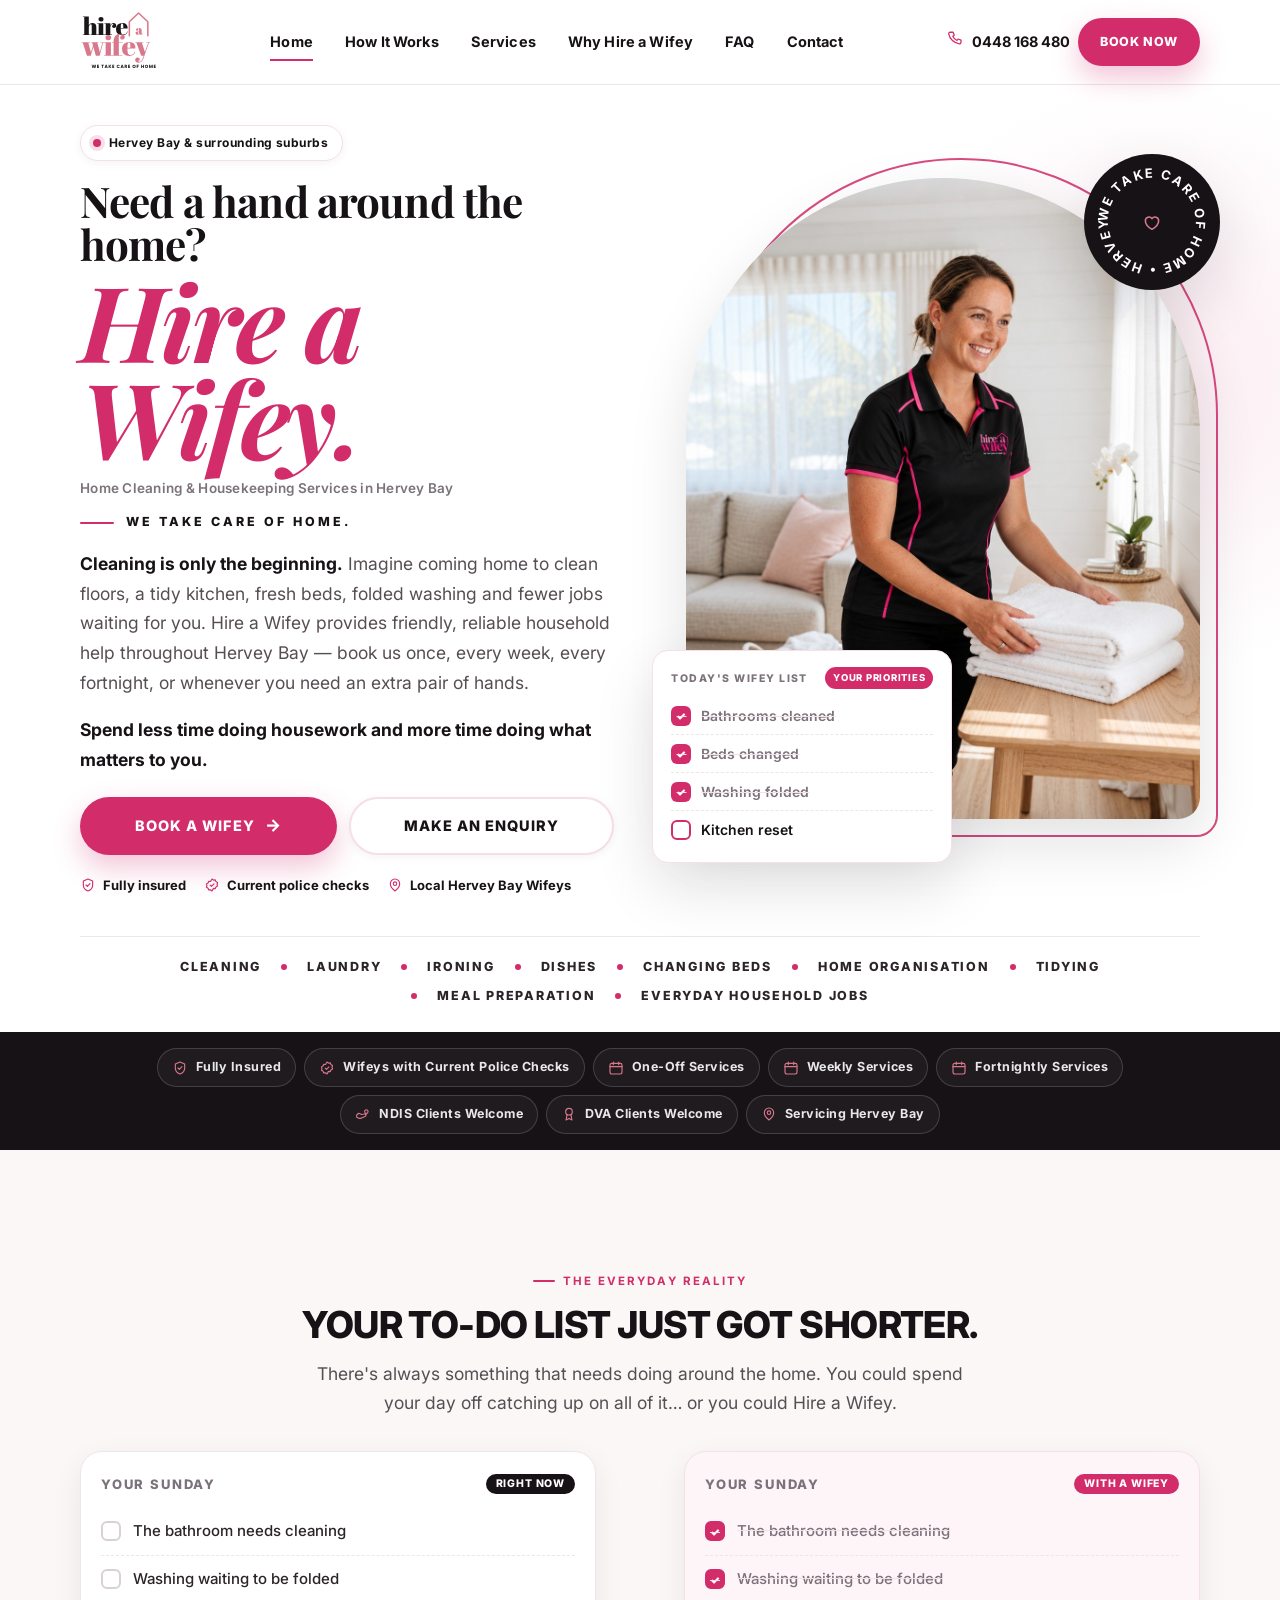
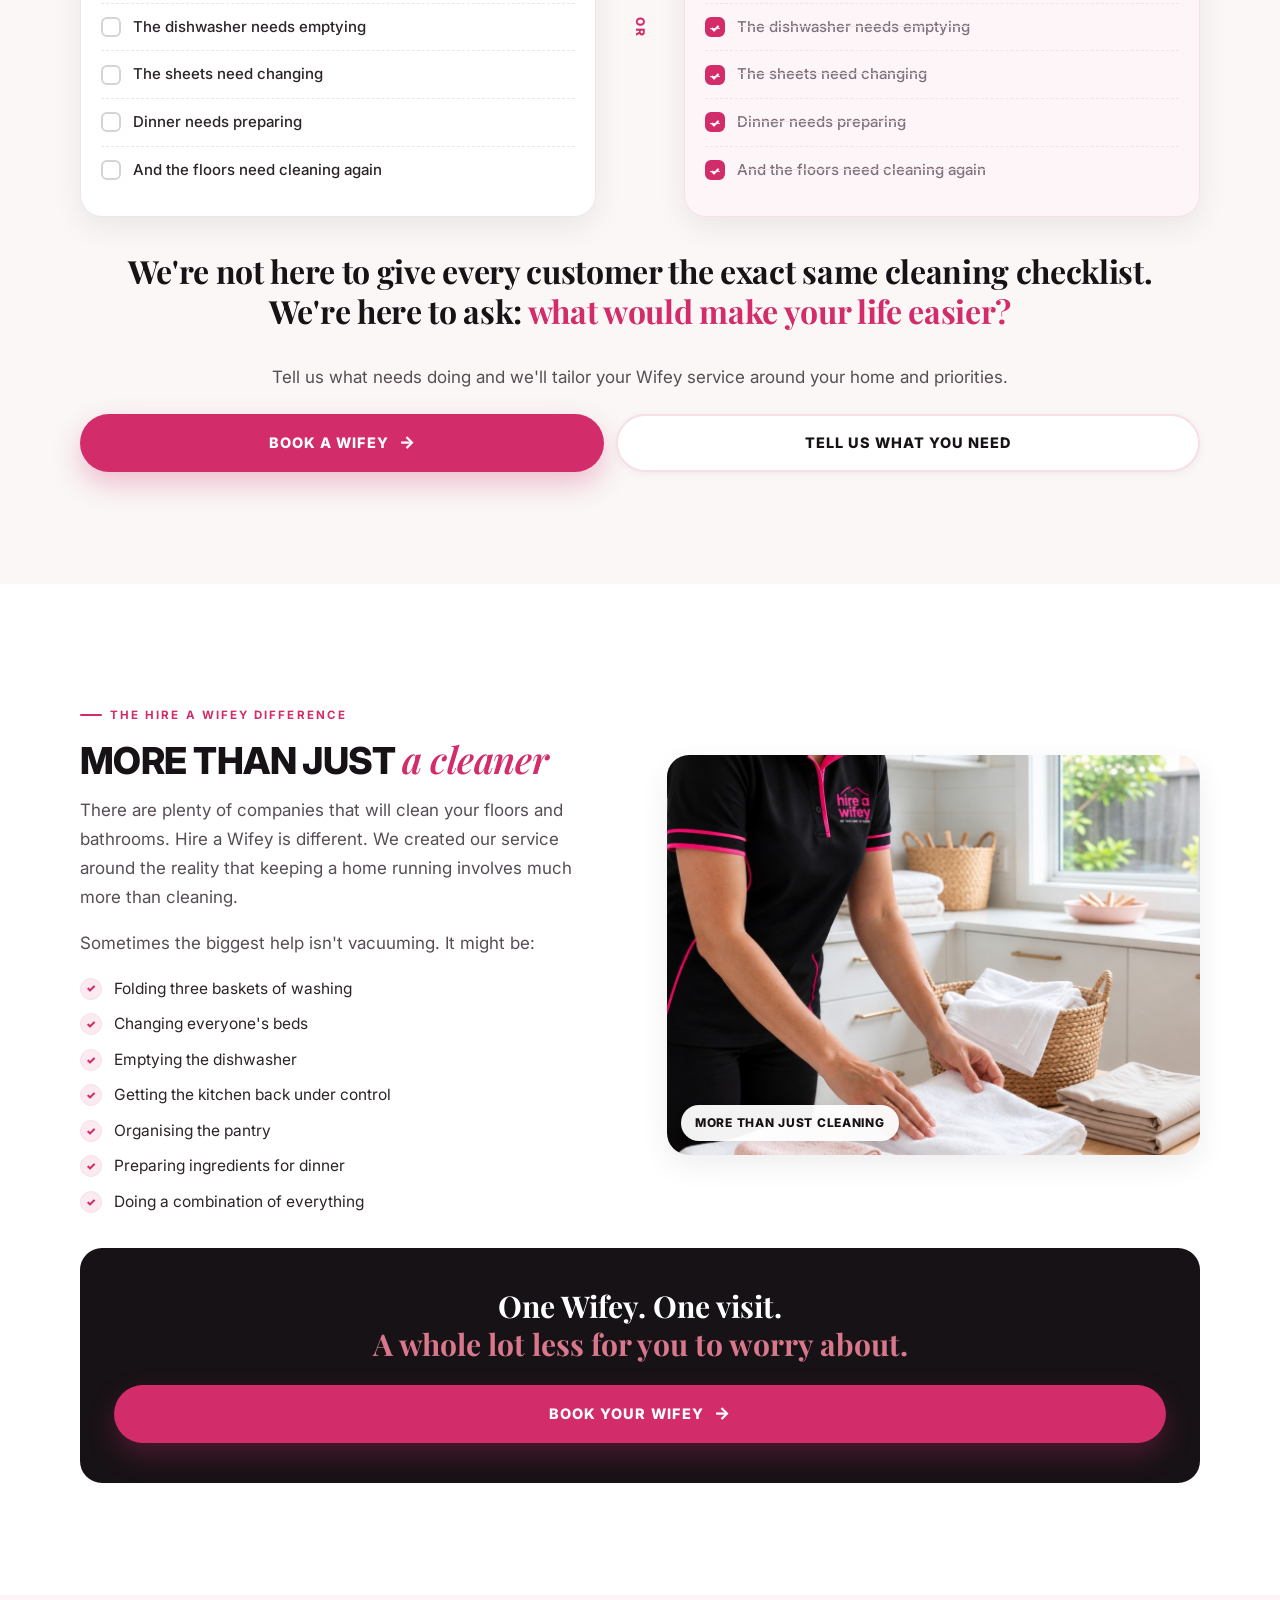
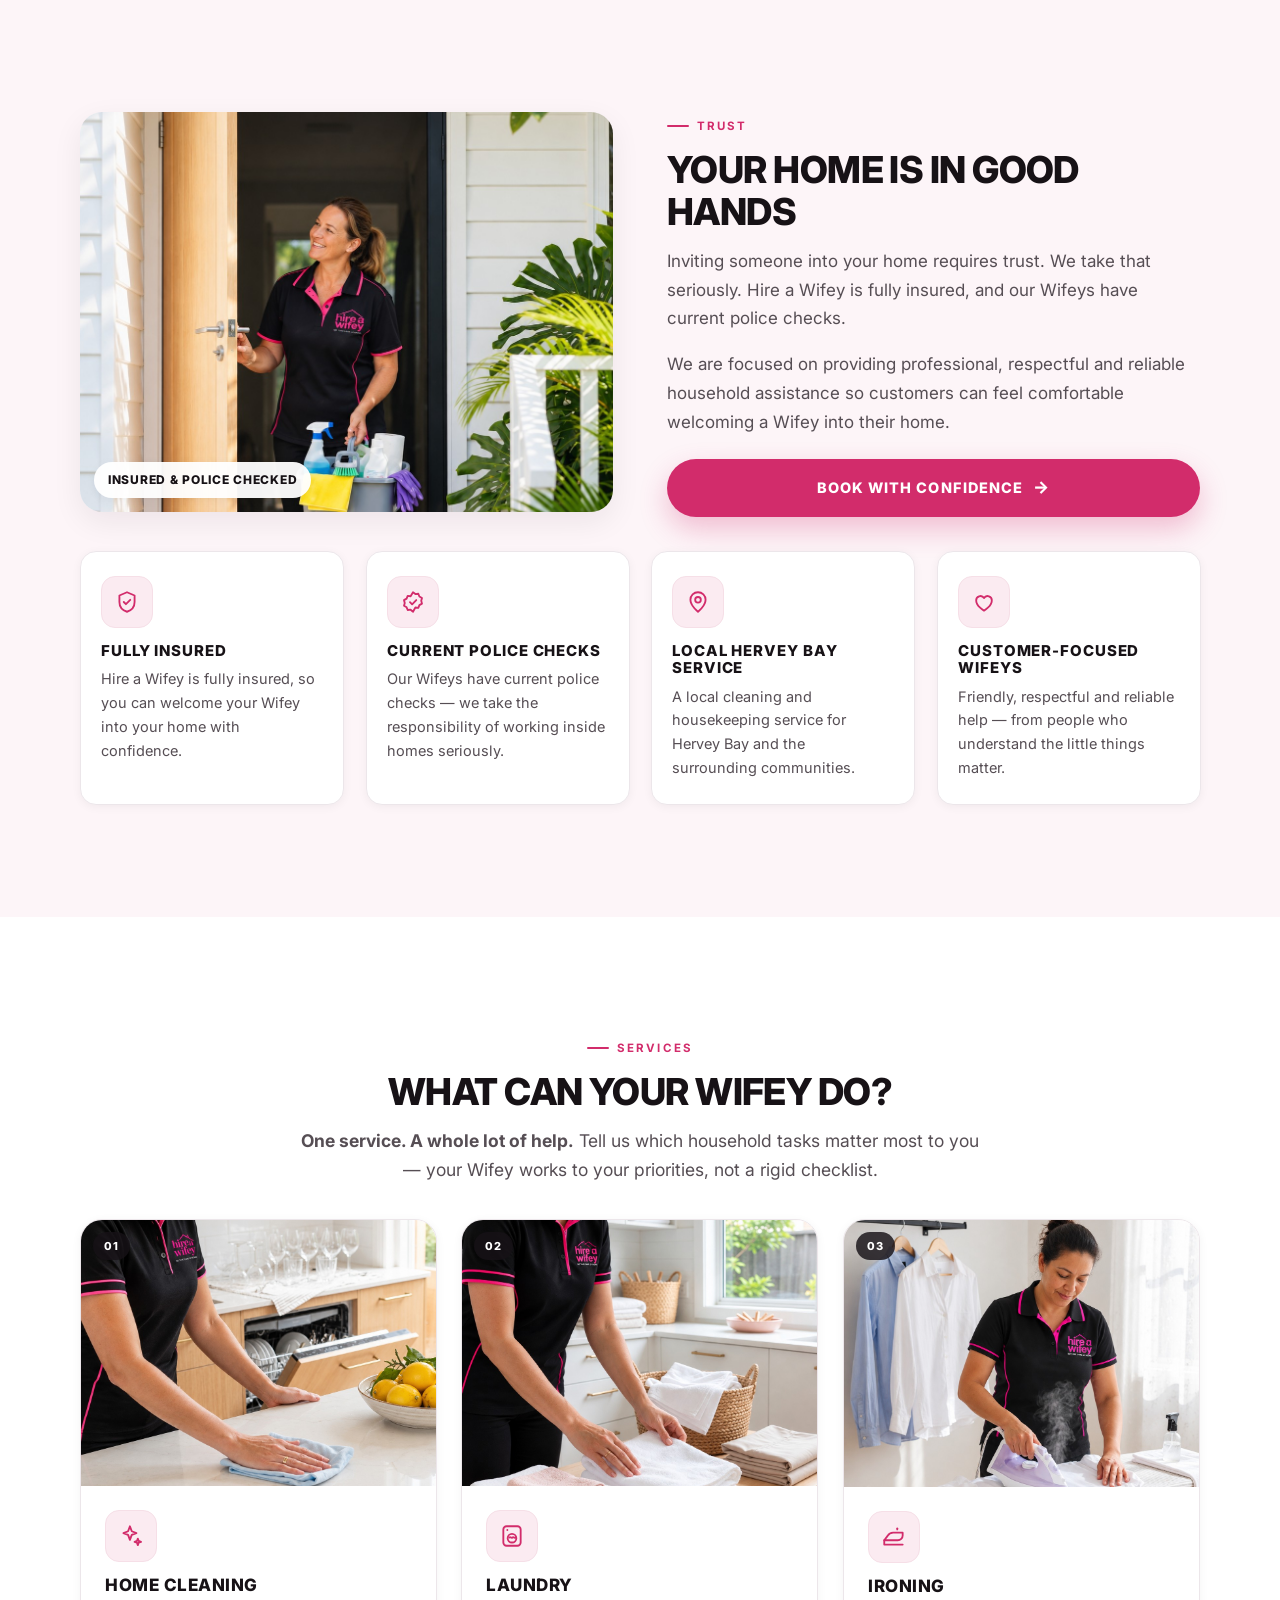
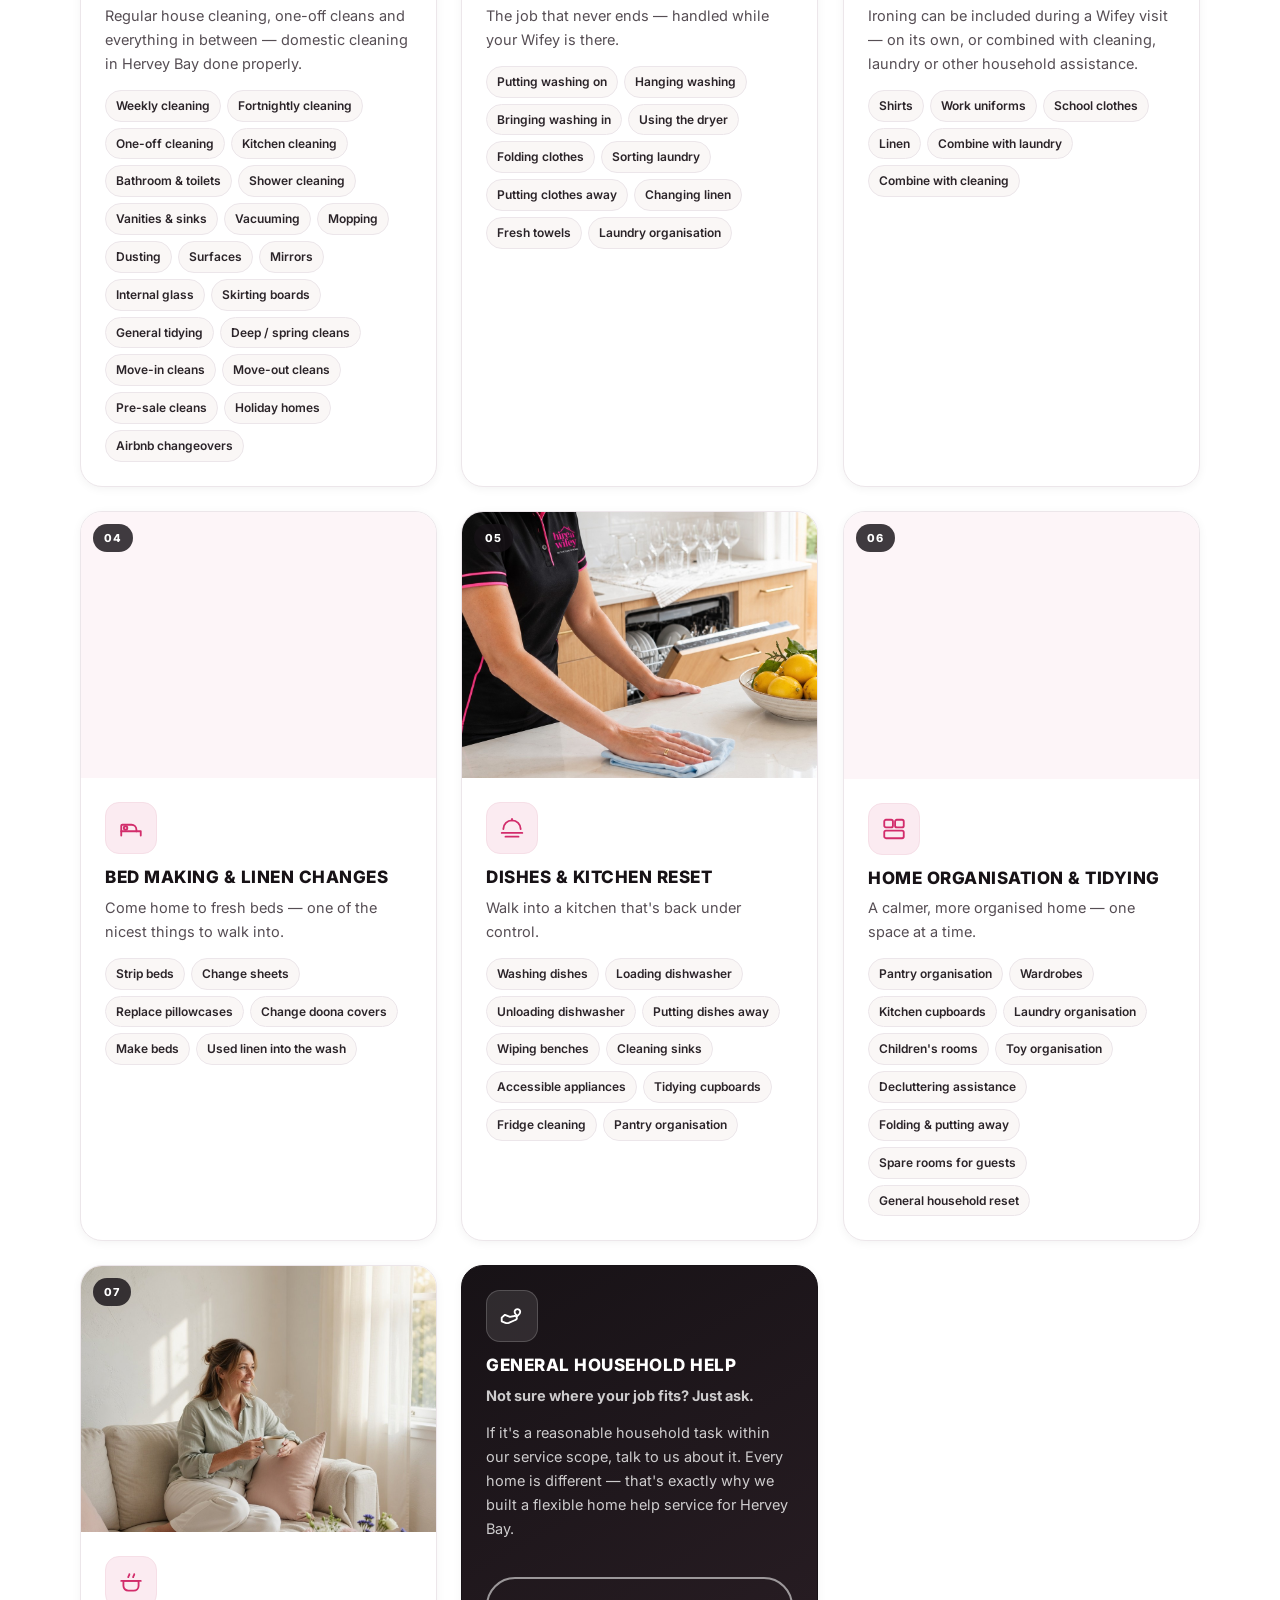
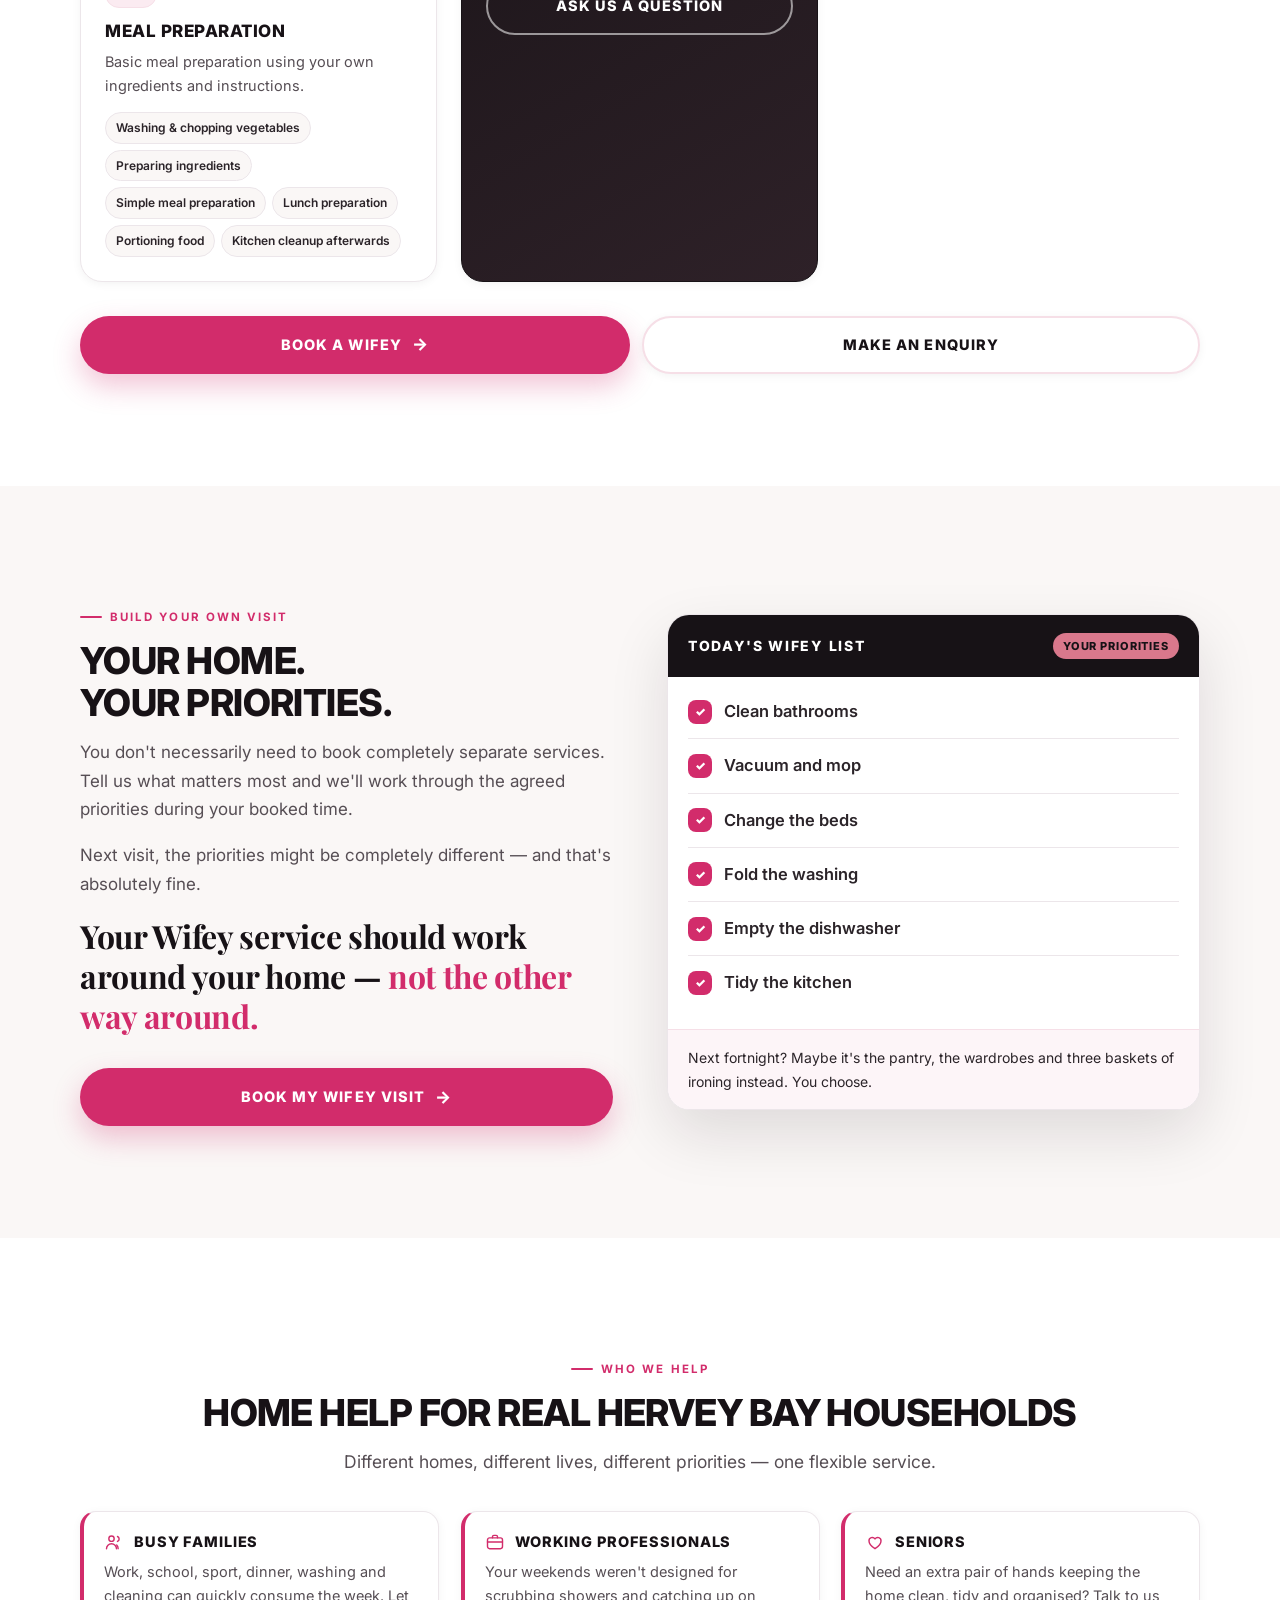
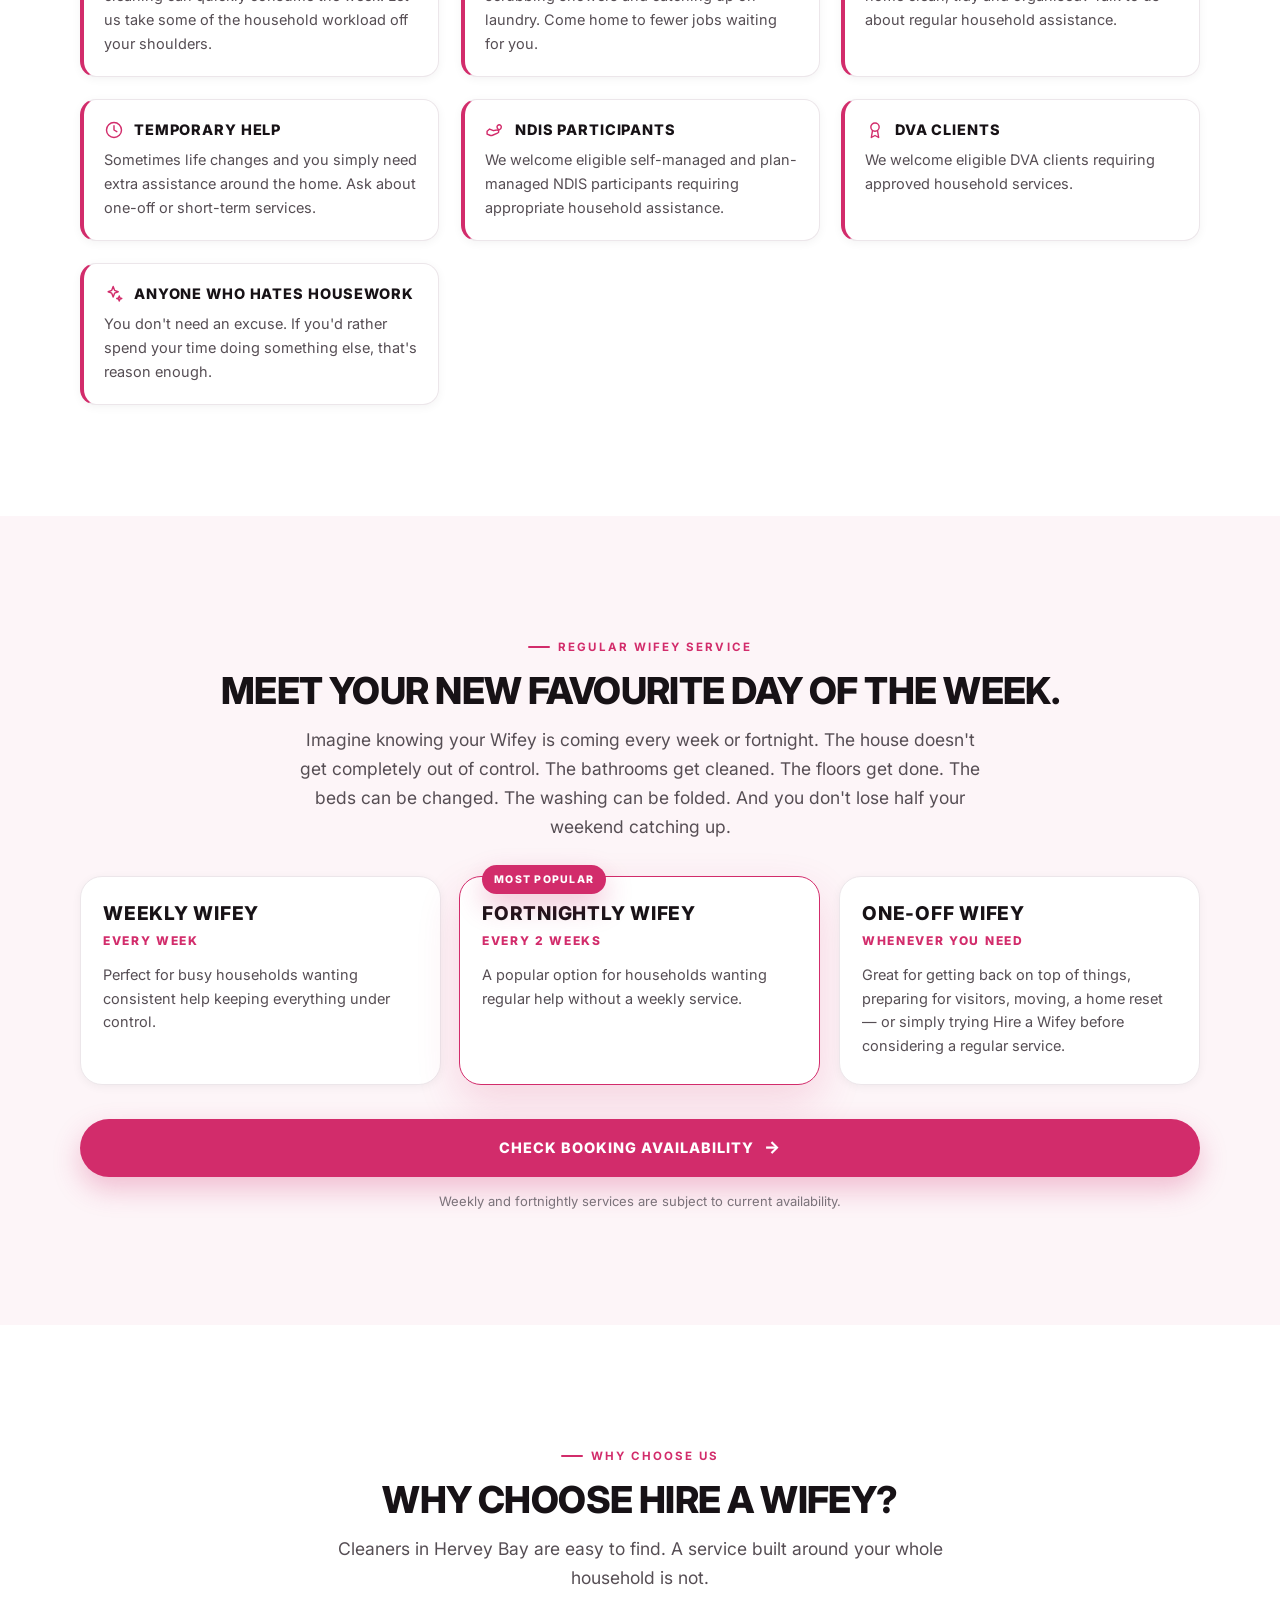
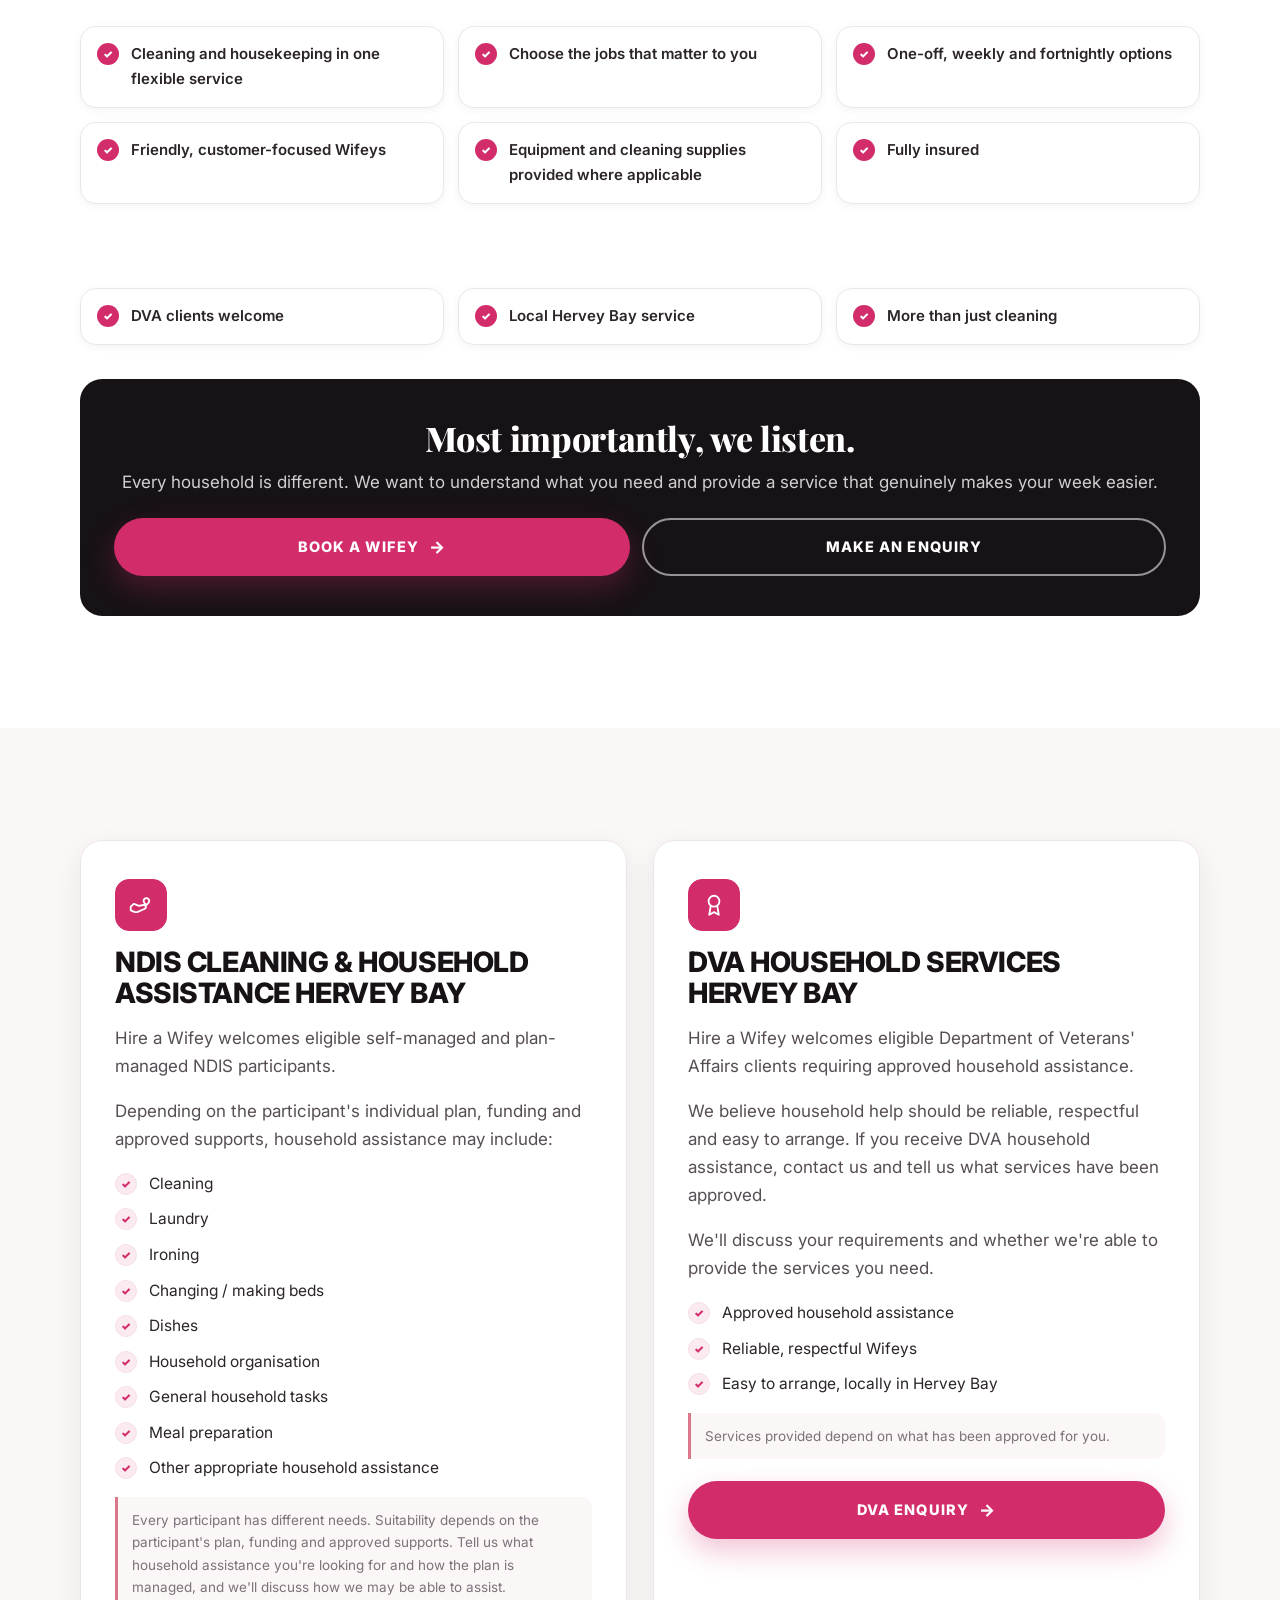
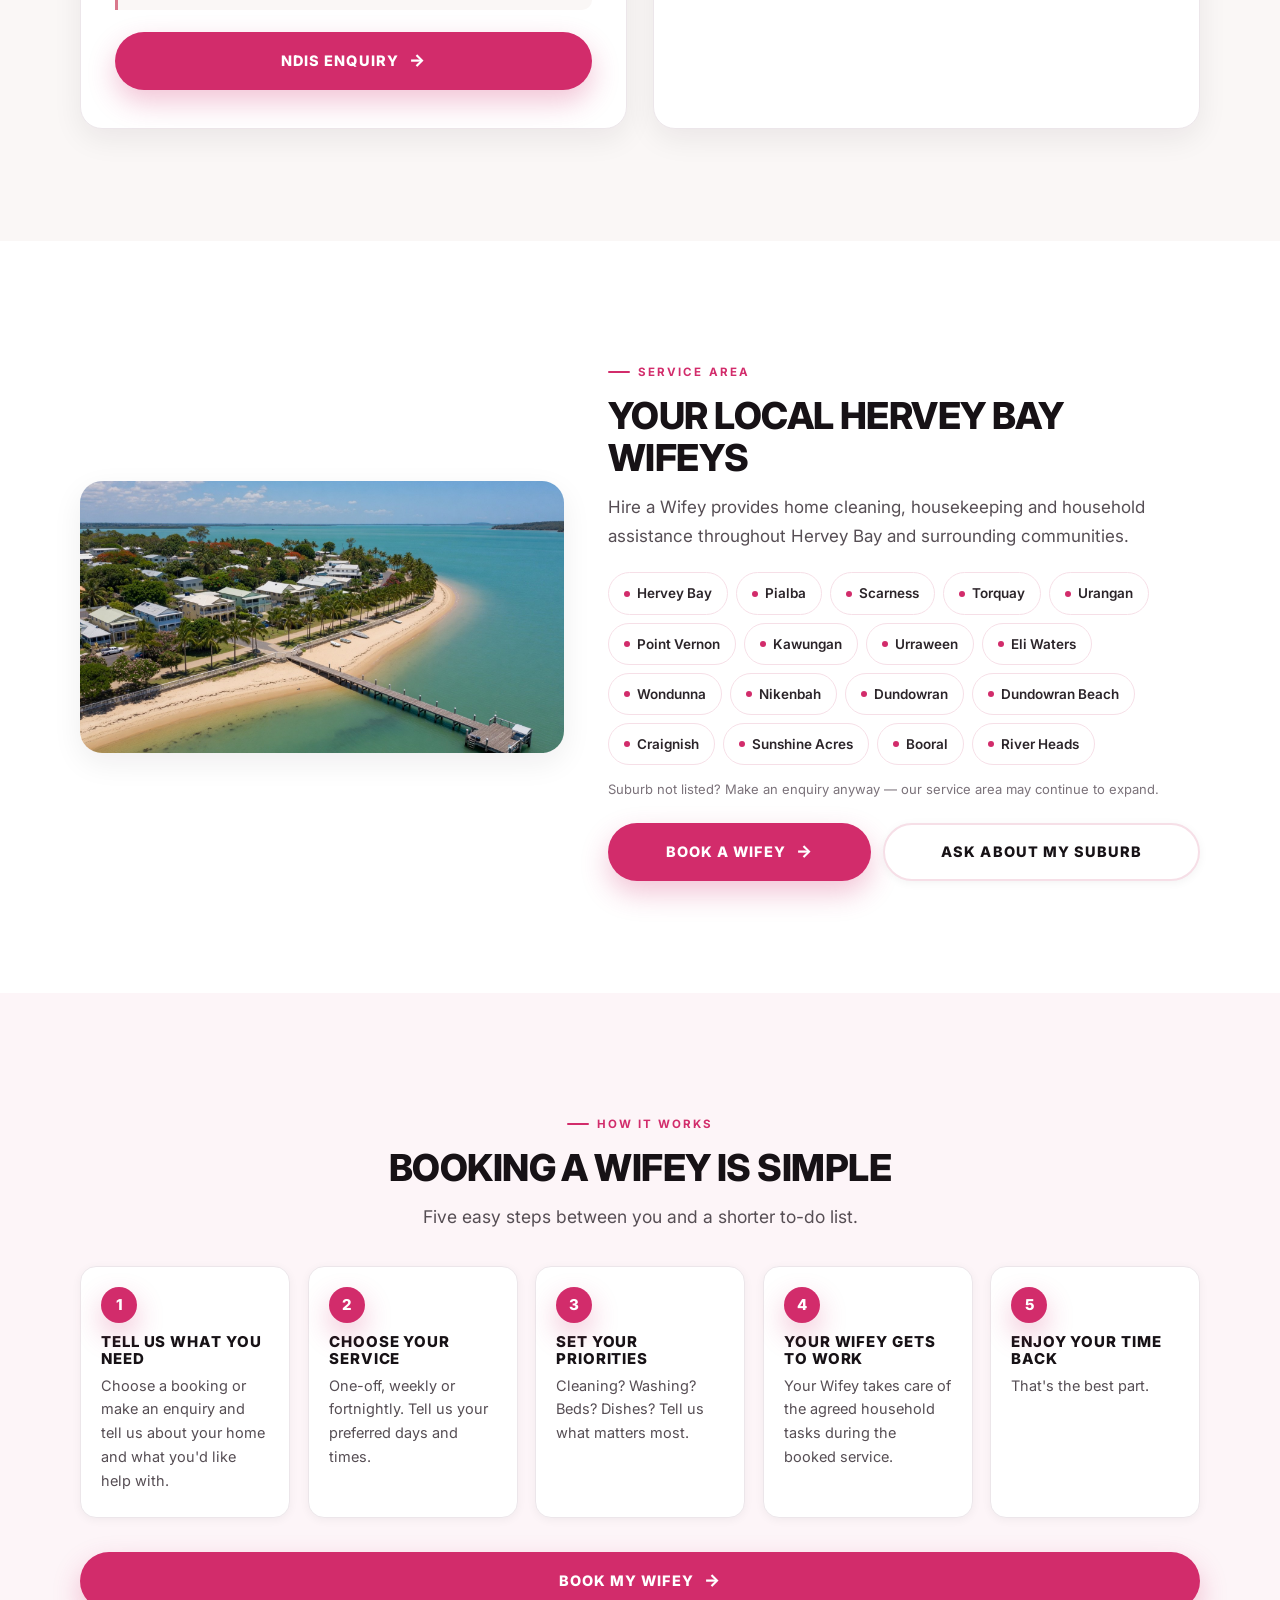
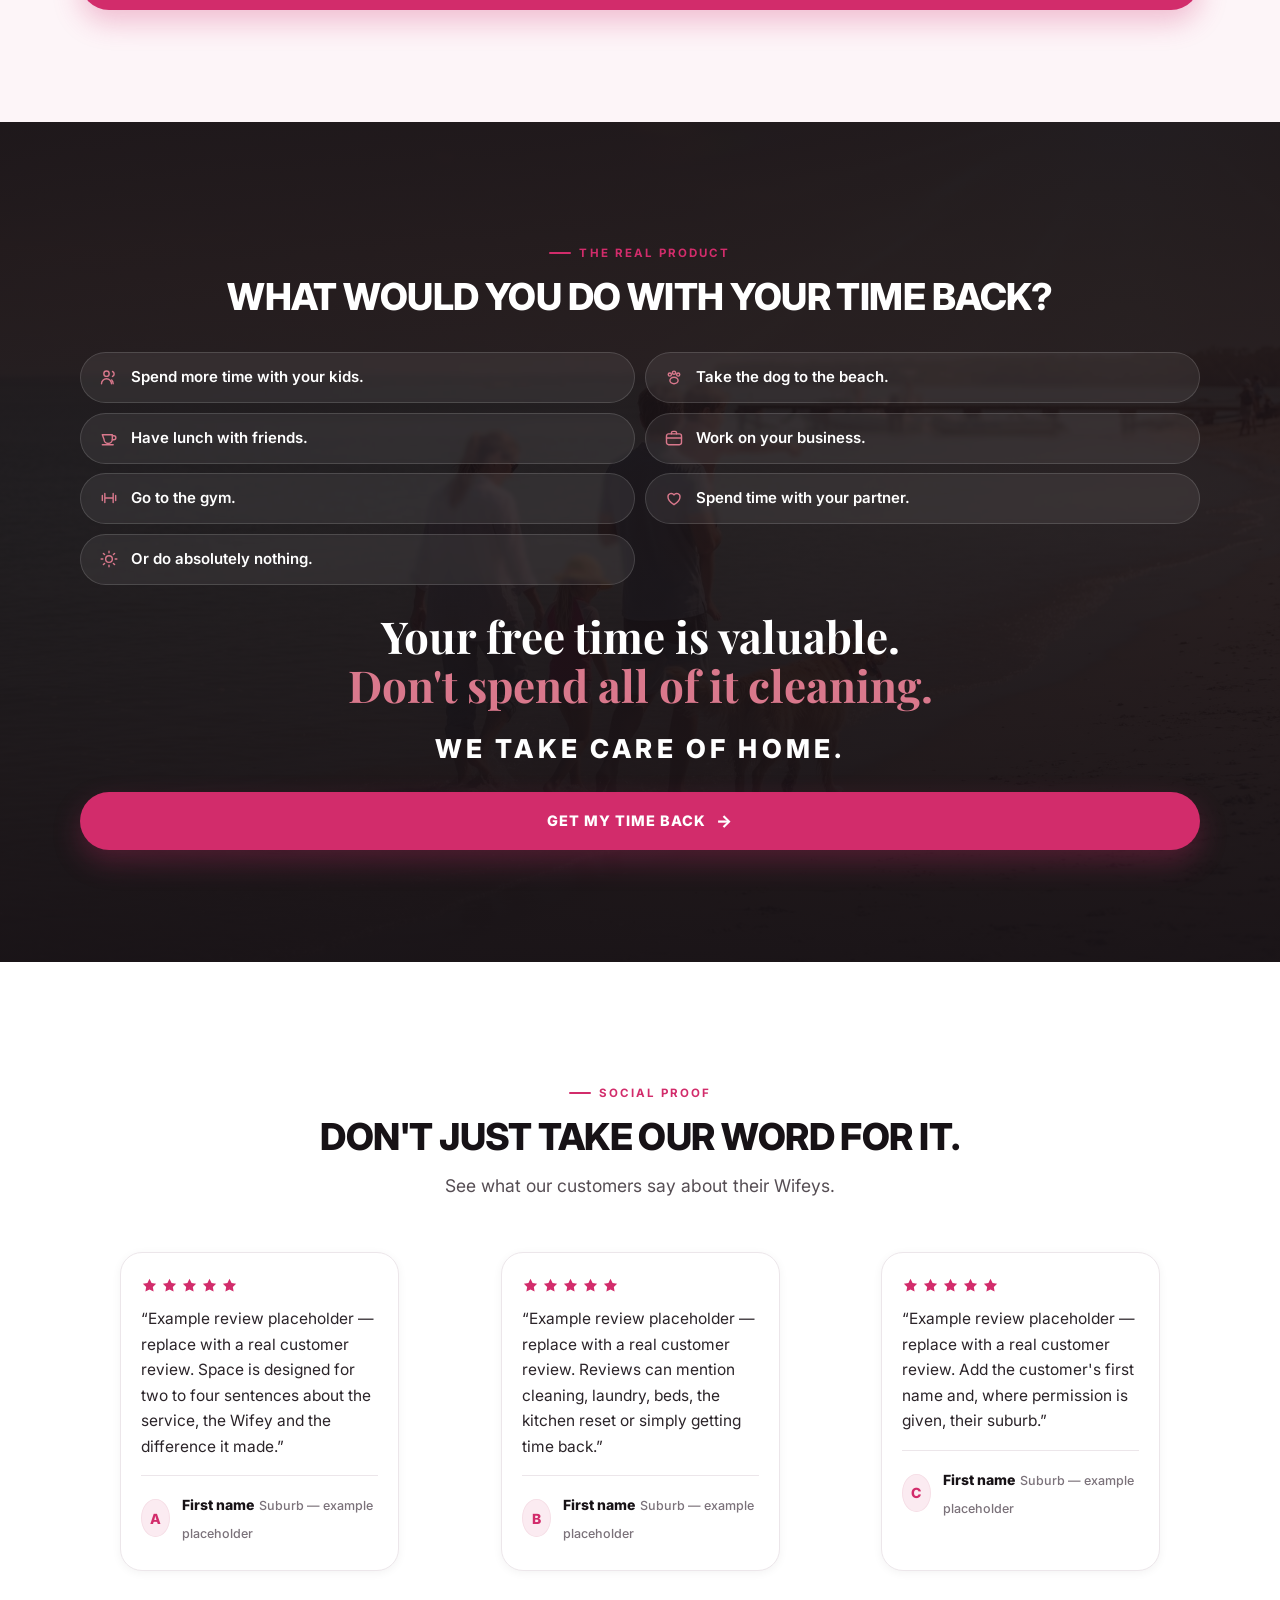
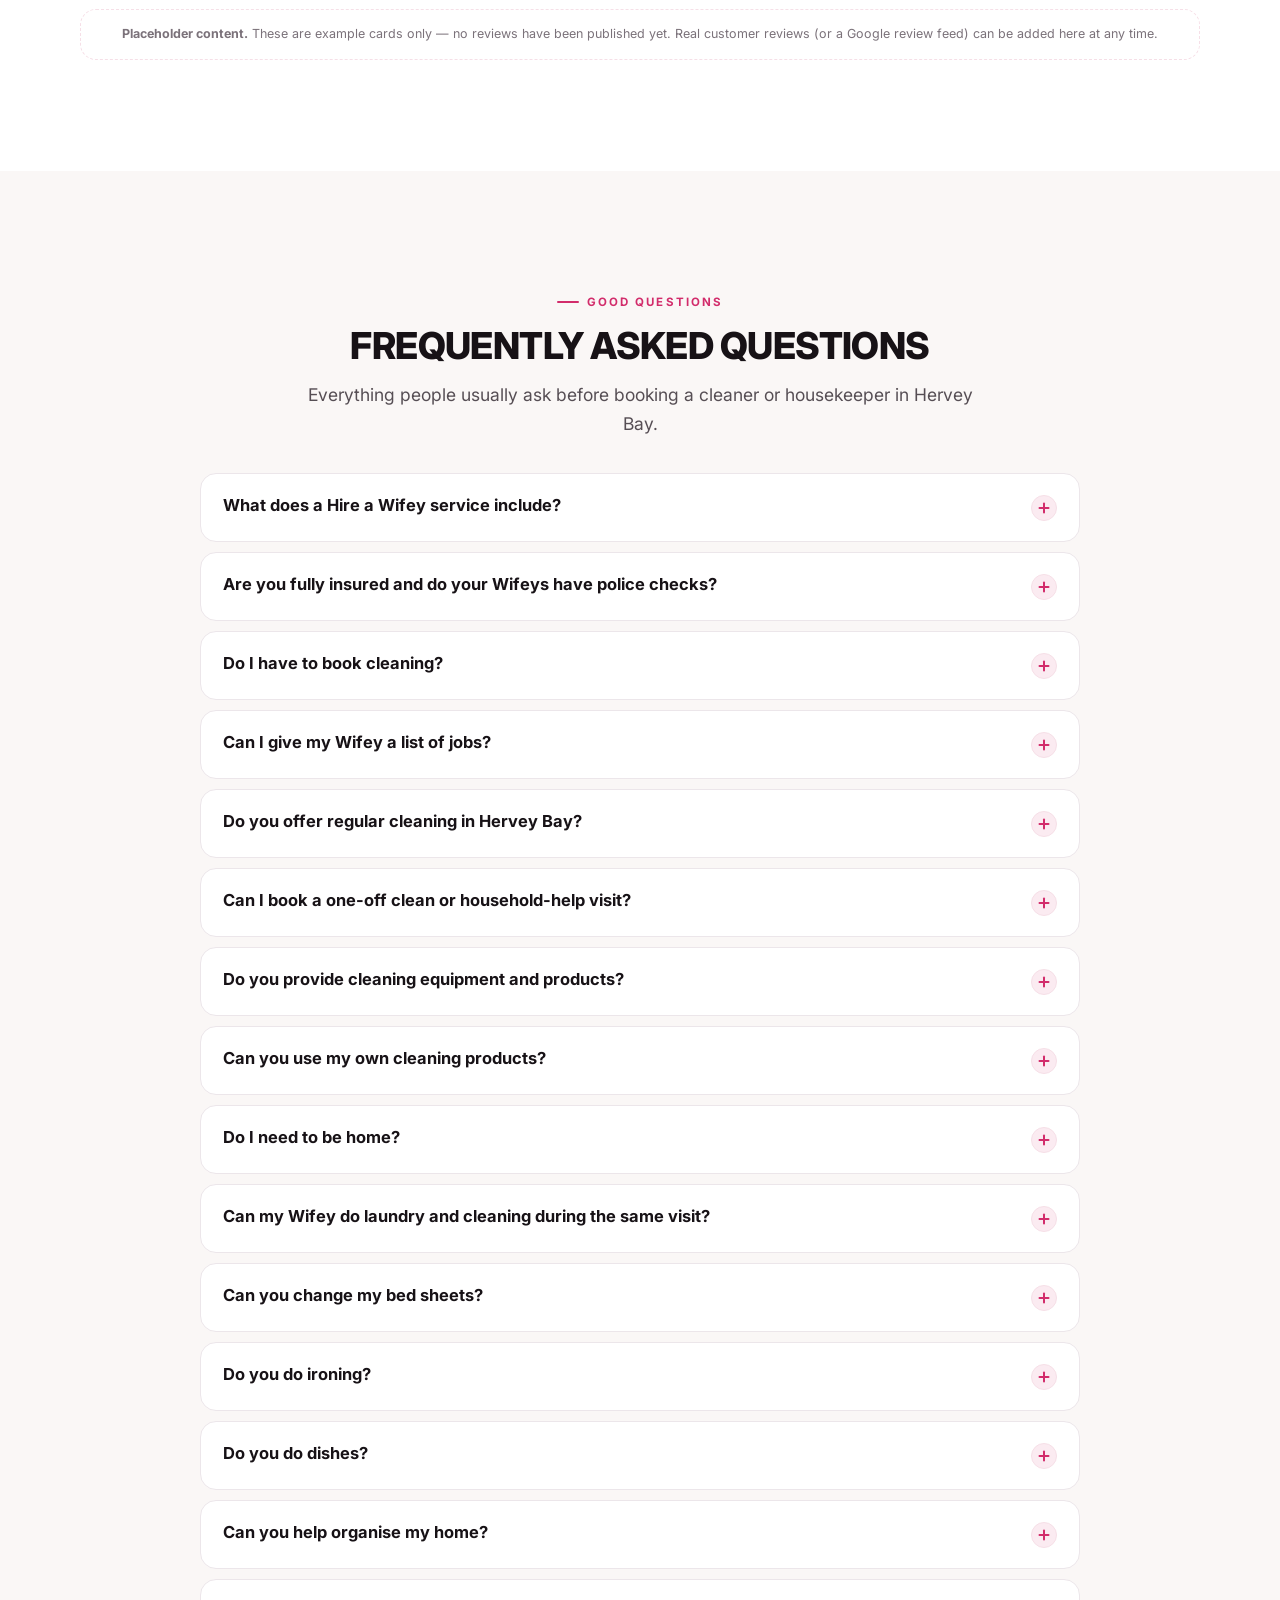
<file: index.html>
<!doctype html>
<html lang="en-AU">
<head>
<meta charset="utf-8">
<meta name="viewport" content="width=device-width, initial-scale=1, viewport-fit=cover">
<meta name="theme-color" content="#d22c6b">

<!-- ===== SEO ========================================================= -->
<title>Home Cleaning &amp; Housekeeping Hervey Bay | Hire a Wifey</title>
<meta name="description" content="Need help around the home? Hire a Wifey provides cleaning, housekeeping, laundry, ironing, dishes, bed making, meal prep and more across Hervey Bay. NDIS and DVA clients welcome. Book your Wifey today.">
<meta name="robots" content="index, follow">
<link rel="canonical" href="https://hireawifeyaustralia.com.au/">

<!-- Open Graph / social -->
<meta property="og:type" content="website">
<meta property="og:locale" content="en_AU">
<meta property="og:site_name" content="Hire a Wifey">
<meta property="og:title" content="Home Cleaning &amp; Housekeeping Hervey Bay | Hire a Wifey">
<meta property="og:description" content="Cleaning, laundry, ironing, dishes, bed making, home organisation and meal prep across Hervey Bay. Fully insured. Wifeys with current police checks. We take care of home.">
<meta property="og:image" content="public/assets/hero-wifey.jpg">
<meta name="twitter:card" content="summary_large_image">

<!-- ===== Fonts ======================================================= -->
<link rel="preconnect" href="https://fonts.googleapis.com">
<link rel="preconnect" href="https://fonts.gstatic.com" crossorigin>
<link href="https://fonts.googleapis.com/css2?family=Inter:wght@400;500;600;700;800&family=Playfair+Display:ital,wght@0,600;0,700;1,600;1,700&display=swap" rel="stylesheet">

<!-- ===== Styles ====================================================== -->
<link rel="stylesheet" href="public/style.css">
<!-- Flags that JS is available so reveal/accordion states are only applied
     when script.js can run (content stays readable without JavaScript). -->
<script>document.documentElement.classList.add('js');</script>
<link rel="icon" href="data:image/svg+xml,%3Csvg xmlns='http://www.w3.org/2000/svg' viewBox='0 0 32 32'%3E%3Crect width='32' height='32' rx='7' fill='%23d22c6b'/%3E%3Ctext x='16' y='23' font-family='Georgia,serif' font-size='19' font-weight='700' fill='white' text-anchor='middle'%3Ew%3C/text%3E%3C/svg%3E">

<!-- ===== Structured data (only supplied business information) ========= -->
<script type="application/ld+json">
{
  "@context": "https://schema.org",
  "@type": "HomeAndConstructionBusiness",
  "name": "Hire a Wifey",
  "slogan": "We take care of home.",
  "description": "Home cleaning, housekeeping and household assistance in Hervey Bay — cleaning, laundry, ironing, dishes, bed making, home organisation and basic meal preparation. NDIS and DVA clients welcome.",
  "email": "admin@hireawifeyaustralia.com.au",
  "telephone": "+61448168480",
  "areaServed": [
    { "@type": "City", "name": "Hervey Bay" },
    { "@type": "Place", "name": "Pialba" }, { "@type": "Place", "name": "Scarness" },
    { "@type": "Place", "name": "Torquay" }, { "@type": "Place", "name": "Urangan" },
    { "@type": "Place", "name": "Point Vernon" }, { "@type": "Place", "name": "Kawungan" },
    { "@type": "Place", "name": "Urraween" }, { "@type": "Place", "name": "Eli Waters" },
    { "@type": "Place", "name": "Wondunna" }, { "@type": "Place", "name": "Nikenbah" },
    { "@type": "Place", "name": "Dundowran" }, { "@type": "Place", "name": "Dundowran Beach" },
    { "@type": "Place", "name": "Craignish" }, { "@type": "Place", "name": "Sunshine Acres" },
    { "@type": "Place", "name": "Booral" }, { "@type": "Place", "name": "River Heads" }
  ],
  "address": { "@type": "PostalAddress", "addressLocality": "Hervey Bay", "addressRegion": "QLD", "addressCountry": "AU" },
  "identifier": { "@type": "PropertyValue", "name": "ABN", "value": "83 644 050 573" },
  "hasOfferCatalog": {
    "@type": "OfferCatalog",
    "name": "Home cleaning and household assistance",
    "itemListElement": [
      { "@type": "Offer", "itemOffered": { "@type": "Service", "name": "Home cleaning Hervey Bay" } },
      { "@type": "Offer", "itemOffered": { "@type": "Service", "name": "Housekeeping Hervey Bay" } },
      { "@type": "Offer", "itemOffered": { "@type": "Service", "name": "Laundry service Hervey Bay" } },
      { "@type": "Offer", "itemOffered": { "@type": "Service", "name": "Ironing service Hervey Bay" } },
      { "@type": "Offer", "itemOffered": { "@type": "Service", "name": "Bed making and linen changes" } },
      { "@type": "Offer", "itemOffered": { "@type": "Service", "name": "Dishes and kitchen reset" } },
      { "@type": "Offer", "itemOffered": { "@type": "Service", "name": "Home organisation and tidying" } },
      { "@type": "Offer", "itemOffered": { "@type": "Service", "name": "Basic meal preparation" } },
      { "@type": "Offer", "itemOffered": { "@type": "Service", "name": "NDIS cleaning Hervey Bay" } },
      { "@type": "Offer", "itemOffered": { "@type": "Service", "name": "DVA household services Hervey Bay" } }
    ]
  }
}
</script>
<!-- FAQ content below is marked up semantically. FAQPage schema can be added
     via the SEO plugin (Yoast / Rank Math) once live, where guidelines permit. -->
</head>

<body>
<a class="skip-link" href="#main">Skip to main content</a>

<!-- ==================================================================
     SVG ICON SPRITE  (replace with Elementor icons when converting)
     ================================================================== -->
<svg xmlns="http://www.w3.org/2000/svg" style="display:none" aria-hidden="true" focusable="false">
  <symbol id="i-shield" viewBox="0 0 24 24" fill="none" stroke="currentColor" stroke-width="1.7" stroke-linecap="round" stroke-linejoin="round"><path d="M12 3l7 3v6c0 4.5-3 7.7-7 9-4-1.3-7-4.5-7-9V6l7-3z"/><path d="M9 12l2 2 4-4"/></symbol>
  <symbol id="i-badge" viewBox="0 0 24 24" fill="none" stroke="currentColor" stroke-width="1.7" stroke-linecap="round" stroke-linejoin="round"><path d="M12 3l2.2 1.7 2.7-.3 1 2.5 2.4 1.4-.7 2.6.7 2.6-2.4 1.4-1 2.5-2.7-.3L12 21l-2.2-1.9-2.7.3-1-2.5-2.4-1.4.7-2.6-.7-2.6 2.4-1.4 1-2.5 2.7.3z"/><path d="M9.2 12.2l2 2 3.8-4"/></symbol>
  <symbol id="i-pin" viewBox="0 0 24 24" fill="none" stroke="currentColor" stroke-width="1.7" stroke-linecap="round" stroke-linejoin="round"><path d="M12 21s7-5.6 7-11a7 7 0 10-14 0c0 5.4 7 11 7 11z"/><circle cx="12" cy="10" r="2.6"/></symbol>
  <symbol id="i-heart" viewBox="0 0 24 24" fill="none" stroke="currentColor" stroke-width="1.7" stroke-linecap="round" stroke-linejoin="round"><path d="M12 20s-7.2-4.3-7.2-9.2A3.9 3.9 0 0112 8.4a3.9 3.9 0 017.2 2.4c0 4.9-7.2 9.2-7.2 9.2z"/></symbol>
  <symbol id="i-sparkle" viewBox="0 0 24 24" fill="none" stroke="currentColor" stroke-width="1.7" stroke-linecap="round" stroke-linejoin="round"><path d="M11 3l1.7 4.6L17 9.3l-4.3 1.7L11 15.6 9.3 11 5 9.3l4.3-1.7z"/><path d="M18.3 14.4l.8 2.2 2.2.8-2.2.8-.8 2.2-.8-2.2-2.2-.8 2.2-.8z"/></symbol>
  <symbol id="i-washer" viewBox="0 0 24 24" fill="none" stroke="currentColor" stroke-width="1.7" stroke-linecap="round" stroke-linejoin="round"><rect x="4" y="3" width="16" height="18" rx="3"/><circle cx="12" cy="14" r="4"/><path d="M9.6 13.4c1.2-1 1.6 1 2.8 0s1.6 1 2.8 0"/><path d="M7.7 6.5h.01"/></symbol>
  <symbol id="i-iron" viewBox="0 0 24 24" fill="none" stroke="currentColor" stroke-width="1.7" stroke-linecap="round" stroke-linejoin="round"><path d="M3 15h12.5a4.5 4.5 0 004.5-4.5V8h-8.2A6 6 0 006.1 11z"/><path d="M3 15v4h17"/><path d="M15 5V4"/></symbol>
  <symbol id="i-bed" viewBox="0 0 24 24" fill="none" stroke="currentColor" stroke-width="1.7" stroke-linecap="round" stroke-linejoin="round"><path d="M3 19v-9a1 1 0 011-1h8.5a4.5 4.5 0 014.5 4.5V15"/><path d="M3 15h18v4"/><circle cx="7" cy="12" r="1.6"/></symbol>
  <symbol id="i-dish" viewBox="0 0 24 24" fill="none" stroke="currentColor" stroke-width="1.7" stroke-linecap="round" stroke-linejoin="round"><path d="M4 13a8 8 0 1116 0"/><path d="M2.5 16.5h19"/><path d="M6 20h12"/><path d="M12 5V3.6"/></symbol>
  <symbol id="i-boxes" viewBox="0 0 24 24" fill="none" stroke="currentColor" stroke-width="1.7" stroke-linecap="round" stroke-linejoin="round"><rect x="3" y="3.5" width="8" height="7" rx="1.6"/><rect x="13" y="3.5" width="8" height="7" rx="1.6"/><rect x="3" y="13.5" width="18" height="7" rx="1.6"/></symbol>
  <symbol id="i-pot" viewBox="0 0 24 24" fill="none" stroke="currentColor" stroke-width="1.7" stroke-linecap="round" stroke-linejoin="round"><path d="M5 11h14v4.5a4.5 4.5 0 01-4.5 4.5h-5A4.5 4.5 0 015 15.5z"/><path d="M3 11h18"/><path d="M9.5 7.5c0-1.2 1-1.5 1-2.7M14 7.5c0-1.2 1-1.5 1-2.7"/></symbol>
  <symbol id="i-hands" viewBox="0 0 24 24" fill="none" stroke="currentColor" stroke-width="1.7" stroke-linecap="round" stroke-linejoin="round"><path d="M2.5 13.5l3-2.6 4.6 1.9 4-.8a1.9 1.9 0 01.9 3.7l-6 2.6a4.2 4.2 0 01-3.1 0l-3.4-1.4z"/><path d="M14.4 8.3a2.6 2.6 0 115.2 0c0 1.9-2.6 3.7-2.6 3.7s-2.6-1.8-2.6-3.7z"/></symbol>
  <symbol id="i-clock" viewBox="0 0 24 24" fill="none" stroke="currentColor" stroke-width="1.7" stroke-linecap="round" stroke-linejoin="round"><circle cx="12" cy="12" r="9"/><path d="M12 6.8V12l3.4 2"/></symbol>
  <symbol id="i-users" viewBox="0 0 24 24" fill="none" stroke="currentColor" stroke-width="1.7" stroke-linecap="round" stroke-linejoin="round"><circle cx="9" cy="8" r="3.2"/><path d="M3 20a6 6 0 0112 0"/><path d="M16.2 5.4a3.2 3.2 0 010 5.9M17 20a6.4 6.4 0 00-1.8-4.3"/></symbol>
  <symbol id="i-brief" viewBox="0 0 24 24" fill="none" stroke="currentColor" stroke-width="1.7" stroke-linecap="round" stroke-linejoin="round"><rect x="3" y="7" width="18" height="13" rx="2.5"/><path d="M9 7V5.6A1.6 1.6 0 0110.6 4h2.8A1.6 1.6 0 0115 5.6V7"/><path d="M3 12h18"/></symbol>
  <symbol id="i-medal" viewBox="0 0 24 24" fill="none" stroke="currentColor" stroke-width="1.7" stroke-linecap="round" stroke-linejoin="round"><circle cx="12" cy="8.5" r="5"/><path d="M9 12.8L7.6 21l4.4-2.4L16.4 21 15 12.8"/></symbol>
  <symbol id="i-phone" viewBox="0 0 24 24" fill="none" stroke="currentColor" stroke-width="1.7" stroke-linecap="round" stroke-linejoin="round"><path d="M6.6 3h2.9l1.5 3.9-2 1.4a12.2 12.2 0 005.7 5.7l1.4-2 3.9 1.5v2.9a2 2 0 01-2.2 2A16.6 16.6 0 013.6 5.2 2 2 0 015.6 3z"/></symbol>
  <symbol id="i-mail" viewBox="0 0 24 24" fill="none" stroke="currentColor" stroke-width="1.7" stroke-linecap="round" stroke-linejoin="round"><rect x="3" y="5" width="18" height="14" rx="2.5"/><path d="M4 7.5l8 5.8 8-5.8"/></symbol>
  <symbol id="i-cal" viewBox="0 0 24 24" fill="none" stroke="currentColor" stroke-width="1.7" stroke-linecap="round" stroke-linejoin="round"><rect x="3" y="5" width="18" height="16" rx="2.5"/><path d="M3 10h18M8 3v4M16 3v4"/></symbol>
  <symbol id="i-paw" viewBox="0 0 24 24" fill="none" stroke="currentColor" stroke-width="1.7" stroke-linecap="round" stroke-linejoin="round"><circle cx="7" cy="9" r="1.9"/><circle cx="12" cy="6.8" r="1.9"/><circle cx="17" cy="9" r="1.9"/><path d="M12 12.2c2.9 0 4.9 2.1 4.9 4.1S14.8 20 12 20s-4.9-1.6-4.9-3.7 2-4.1 4.9-4.1z"/></symbol>
  <symbol id="i-cup" viewBox="0 0 24 24" fill="none" stroke="currentColor" stroke-width="1.7" stroke-linecap="round" stroke-linejoin="round"><path d="M4 8h12v5.5a5 5 0 01-10 0z"/><path d="M16 9.2h1.8a2.4 2.4 0 010 4.8H16"/><path d="M4 20h13"/></symbol>
  <symbol id="i-gym" viewBox="0 0 24 24" fill="none" stroke="currentColor" stroke-width="1.7" stroke-linecap="round" stroke-linejoin="round"><path d="M4 9v6M7 6.5v11M17 6.5v11M20 9v6M7 12h10"/></symbol>
  <symbol id="i-sun" viewBox="0 0 24 24" fill="none" stroke="currentColor" stroke-width="1.7" stroke-linecap="round" stroke-linejoin="round"><circle cx="12" cy="12" r="4"/><path d="M12 2.6V4.6M12 19.4v2M2.6 12h2M19.4 12h2M5.3 5.3l1.4 1.4M17.3 17.3l1.4 1.4M18.7 5.3l-1.4 1.4M6.7 17.3l-1.4 1.4"/></symbol>
  <symbol id="i-star" viewBox="0 0 24 24" fill="currentColor" stroke="none"><path d="M12 2.6l2.9 5.9 6.5.9-4.7 4.6 1.1 6.5-5.8-3-5.8 3 1.1-6.5L2.6 9.4l6.5-.9z"/></symbol>
</svg>

<!-- ==================================================================
     HEADER  |  Elementor: Header section
     ================================================================== -->
<header class="site-header" id="top">
  <div class="container header-inner">

    <!-- BRAND LOGO ————————————————————————————————————————————————
         public/assets/logo-hire-a-wifey.svg is a faithful vector of the supplied
         lockup. On the WordPress build, drop the client's master logo file
         into this Elementor Image widget. Never redraw or alter the logo.
    ———————————————————————————————————————————————————————————— -->
    <a class="brand" href="#home" aria-label="Hire a Wifey — We take care of home. Return to top of page">
      <img class="brand-logo" src="public/assets/logo-hire-a-wifey.svg" width="400" height="300" alt="Hire a Wifey — We take care of home">
    </a>

    <!-- PRIMARY NAVIGATION -->
    <nav class="main-nav" id="main-nav" aria-label="Primary">
      <ul class="nav-list">
        <li><a href="#home">Home</a></li>
        <li><a href="#how">How It Works</a></li>
        <li><a href="#services">Services</a></li>
        <li><a href="#why">Why Hire a Wifey</a></li>
        <li><a href="#faq">FAQ</a></li>
        <li><a href="#enquiry">Contact</a></li>
      </ul>

      <div class="nav-cta">
        <a class="primary-btn" href="booking.html" data-cta="booking">Book a Wifey <span class="btn-arrow" aria-hidden="true">&rarr;</span></a>
        <a class="secondary-btn" href="#enquiry">Make an Enquiry</a>
      </div>

      <div class="nav-contact">
        <a href="tel:0448168480">0448 168 480</a>
        <a href="mailto:admin@hireawifeyaustralia.com.au">admin@hireawifeyaustralia.com.au</a>
        <p class="nav-trust">Fully insured &nbsp;|&nbsp; Wifeys with current police checks &nbsp;|&nbsp; Servicing Hervey Bay</p>
      </div>
    </nav>

    <div class="header-actions">
      <a class="header-phone" href="tel:0448168480">
        <span class="ico" aria-hidden="true"><svg width="18" height="18"><use href="#i-phone"></use></svg></span>
        0448 168 480
      </a>
      <a class="primary-btn header-btn" href="booking.html" data-cta="booking">Book Now</a>
      <button class="nav-toggle" type="button" aria-expanded="false" aria-controls="main-nav" aria-label="Open menu">
        <span></span><span></span><span></span>
      </button>
    </div>
  </div>
</header>

<main id="main">

  <!-- ================================================================
       1. HERO  |  Elementor: Section > 2 columns (text / editorial visual)
       UNIFORM RULE: every Wifey photo on this page shows the official
       uniform — black polo, hot-pink piping, pink collar + cuff trim and
       the Hire a Wifey logo on the left chest. Do not substitute imagery.
       ================================================================ -->
  <section class="section hero" id="home">
    <div class="container">
      <div class="hero-inner">

        <div class="hero-content">
          <p class="hero-badge"><span class="dot" aria-hidden="true"></span> Hervey Bay &amp; surrounding suburbs</p>

          <h1>
            <span class="hero-kicker">Need a hand around the home?</span>
            <span class="hero-title">Hire a Wifey.</span>
            <span class="hero-h1-seo">Home Cleaning &amp; Housekeeping Services in Hervey Bay</span>
          </h1>

          <p class="hero-tagline">We take care of home.</p>

          <p class="hero-copy">
            <strong>Cleaning is only the beginning.</strong> Imagine coming home to clean floors, a tidy
            kitchen, fresh beds, folded washing and fewer jobs waiting for you. Hire a Wifey provides
            friendly, reliable household help throughout Hervey Bay — book us once, every week, every
            fortnight, or whenever you need an extra pair of hands.
          </p>
          <p class="hero-copy"><strong>Spend less time doing housework and more time doing what matters to you.</strong></p>

          <div class="btn-row">
            <a class="primary-btn" href="booking.html" data-cta="booking">Book a Wifey <span class="btn-arrow" aria-hidden="true">&rarr;</span></a>
            <a class="secondary-btn" href="#enquiry">Make an Enquiry</a>
          </div>

          <ul class="hero-proof" aria-label="Key trust points">
            <li><svg width="16" height="16" aria-hidden="true"><use href="#i-shield"></use></svg> Fully insured</li>
            <li><svg width="16" height="16" aria-hidden="true"><use href="#i-badge"></use></svg> Current police checks</li>
            <li><svg width="16" height="16" aria-hidden="true"><use href="#i-pin"></use></svg> Local Hervey Bay Wifeys</li>
          </ul>
        </div>

        <div class="hero-visual">
          <div class="hero-frame">
            <img src="public/assets/hero-wifey.jpg" width="1200" height="1600" fetchpriority="high" decoding="async"
                 alt="Hire a Wifey housekeeper in the official black polo uniform with pink piping and Hire a Wifey chest logo, carrying fresh folded towels through a bright Hervey Bay home">
          </div>

          <div class="hero-card" aria-label="Example Wifey to-do list">
            <p class="hero-card__title">Today's Wifey list <span>Your priorities</span></p>
            <ul>
              <li class="is-done"><span class="tick" aria-hidden="true">&check;</span> Bathrooms cleaned</li>
              <li class="is-done"><span class="tick" aria-hidden="true">&check;</span> Beds changed</li>
              <li class="is-done"><span class="tick" aria-hidden="true">&check;</span> Washing folded</li>
              <li><span class="tick tick--open" aria-hidden="true"></span> Kitchen reset</li>
            </ul>
          </div>

          <div class="hero-stamp" aria-hidden="true">
            <svg viewBox="0 0 100 100">
              <defs><path id="stamp-path" d="M50,50 m-36,0 a36,36 0 1,1 72,0 a36,36 0 1,1 -72,0"/></defs>
              <text><textPath href="#stamp-path">We take care of home &#8226; Hervey Bay &#8226; </textPath></text>
            </svg>
            <svg class="hero-stamp__icon" width="22" height="22"><use href="#i-heart"></use></svg>
          </div>
        </div>

      </div>

      <ul class="hero-ticker" aria-label="What a Wifey can help with">
        <li>Cleaning</li><li>Laundry</li><li>Ironing</li><li>Dishes</li><li>Changing beds</li>
        <li>Home organisation</li><li>Tidying</li><li>Meal preparation</li><li>Everyday household jobs</li>
      </ul>
    </div>
  </section>

  <!-- ================================================================
       2. TRUST STRIP  (first-5-seconds credibility)
       ================================================================ -->
  <section class="trust-strip" aria-label="Why you can trust Hire a Wifey">
    <div class="container">
      <ul>
        <li><span class="ico" aria-hidden="true"><svg width="16" height="16"><use href="#i-shield"></use></svg></span> Fully Insured</li>
        <li><span class="ico" aria-hidden="true"><svg width="16" height="16"><use href="#i-badge"></use></svg></span> Wifeys with Current Police Checks</li>
        <li><span class="ico" aria-hidden="true"><svg width="16" height="16"><use href="#i-cal"></use></svg></span> One-Off Services</li>
        <li><span class="ico" aria-hidden="true"><svg width="16" height="16"><use href="#i-cal"></use></svg></span> Weekly Services</li>
        <li><span class="ico" aria-hidden="true"><svg width="16" height="16"><use href="#i-cal"></use></svg></span> Fortnightly Services</li>
        <li><span class="ico" aria-hidden="true"><svg width="16" height="16"><use href="#i-hands"></use></svg></span> NDIS Clients Welcome</li>
        <li><span class="ico" aria-hidden="true"><svg width="16" height="16"><use href="#i-medal"></use></svg></span> DVA Clients Welcome</li>
        <li><span class="ico" aria-hidden="true"><svg width="16" height="16"><use href="#i-pin"></use></svg></span> Servicing Hervey Bay</li>
      </ul>
    </div>
  </section>

  <!-- ================================================================
       3. PROBLEM / INTRODUCTION
       ================================================================ -->
  <section class="section section--cream" id="intro" aria-labelledby="intro-heading">
    <div class="container">
      <div class="section-head section-head--center reveal">
        <p class="eyebrow eyebrow--center">The everyday reality</p>
        <h2 class="section-heading" id="intro-heading">Your to-do list just got shorter.</h2>
        <p class="section-sub">
          There's always something that needs doing around the home. You could spend your day off
          catching up on all of it… or you could Hire a Wifey.
        </p>
      </div>

      <div class="todo-wrap">
        <div class="todo-card reveal">
          <h3>Your Sunday <span class="badge">Right now</span></h3>
          <ul class="todo-list">
            <li><span class="box" aria-hidden="true"></span> The bathroom needs cleaning</li>
            <li><span class="box" aria-hidden="true"></span> Washing waiting to be folded</li>
            <li><span class="box" aria-hidden="true"></span> The dishwasher needs emptying</li>
            <li><span class="box" aria-hidden="true"></span> The sheets need changing</li>
            <li><span class="box" aria-hidden="true"></span> Dinner needs preparing</li>
            <li><span class="box" aria-hidden="true"></span> And the floors need cleaning again</li>
          </ul>
        </div>

        <p class="or-divider reveal">or</p>

        <div class="todo-card todo-card--done reveal reveal-delay-1">
          <h3>Your Sunday <span class="badge">With a Wifey</span></h3>
          <ul class="todo-list">
            <li><span class="box" aria-hidden="true">&check;</span> The bathroom needs cleaning</li>
            <li><span class="box" aria-hidden="true">&check;</span> Washing waiting to be folded</li>
            <li><span class="box" aria-hidden="true">&check;</span> The dishwasher needs emptying</li>
            <li><span class="box" aria-hidden="true">&check;</span> The sheets need changing</li>
            <li><span class="box" aria-hidden="true">&check;</span> Dinner needs preparing</li>
            <li><span class="box" aria-hidden="true">&check;</span> And the floors need cleaning again</li>
          </ul>
        </div>
      </div>

      <div class="center mt-lg reveal">
        <p class="pull-quote">We're not here to give every customer the exact same cleaning checklist.<br>
          We're here to ask: <span>what would make your life easier?</span></p>
        <p class="lead mt-md">Tell us what needs doing and we'll tailor your Wifey service around your home and priorities.</p>
        <div class="btn-row btn-row--center">
          <a class="primary-btn" href="booking.html" data-cta="booking">Book a Wifey <span class="btn-arrow" aria-hidden="true">&rarr;</span></a>
          <a class="secondary-btn" href="#enquiry">Tell Us What You Need</a>
        </div>
      </div>
    </div>
  </section>

  <!-- ================================================================
       4. THE HIRE A WIFEY DIFFERENCE
       ================================================================ -->
  <section class="section" id="difference" aria-labelledby="difference-heading">
    <div class="container">
      <div class="split split--reverse">
        <div class="split-media reveal">
          <img src="public/assets/service-laundry.jpg" width="1200" height="1600" loading="lazy" decoding="async"
               alt="Wifey in the official black and pink Hire a Wifey uniform folding fresh laundry in a Hervey Bay home">
          <p class="media-tag">More than just cleaning</p>
        </div>

        <div class="reveal reveal-delay-1">
          <p class="eyebrow">The Hire a Wifey difference</p>
          <h2 class="section-heading" id="difference-heading">More than just <em>a cleaner</em></h2>
          <p class="lead">
            There are plenty of companies that will clean your floors and bathrooms. Hire a Wifey is
            different. We created our service around the reality that keeping a home running involves
            much more than cleaning.
          </p>
          <p class="lead">Sometimes the biggest help isn't vacuuming. It might be:</p>
          <ul class="tick-list">
            <li><span class="tick" aria-hidden="true">&check;</span> Folding three baskets of washing</li>
            <li><span class="tick" aria-hidden="true">&check;</span> Changing everyone's beds</li>
            <li><span class="tick" aria-hidden="true">&check;</span> Emptying the dishwasher</li>
            <li><span class="tick" aria-hidden="true">&check;</span> Getting the kitchen back under control</li>
            <li><span class="tick" aria-hidden="true">&check;</span> Organising the pantry</li>
            <li><span class="tick" aria-hidden="true">&check;</span> Preparing ingredients for dinner</li>
            <li><span class="tick" aria-hidden="true">&check;</span> Doing a combination of everything</li>
          </ul>
        </div>
      </div>

      <div class="statement-band reveal">
        <p>One Wifey. One visit.<span>A whole lot less for you to worry about.</span></p>
        <div class="btn-row btn-row--center">
          <a class="primary-btn" href="booking.html" data-cta="booking">Book Your Wifey <span class="btn-arrow" aria-hidden="true">&rarr;</span></a>
        </div>
      </div>
    </div>
  </section>

  <!-- ================================================================
       5. TRUST SECTION
       ================================================================ -->
  <section class="section section--tint" id="trust" aria-labelledby="trust-heading">
    <div class="container">
      <div class="split">
        <div class="split-media reveal">
          <img src="public/assets/trust-greeting.jpg" width="1200" height="1600" loading="lazy" decoding="async"
               alt="Friendly Wifey in the branded black polo with pink piping greeting a customer at the front door of a Hervey Bay home">
          <p class="media-tag">Insured &amp; police checked</p>
        </div>

        <div class="reveal reveal-delay-1">
          <p class="eyebrow">Trust</p>
          <h2 class="section-heading" id="trust-heading">Your home is in good hands</h2>
          <p class="lead">
            Inviting someone into your home requires trust. We take that seriously. Hire a Wifey is
            fully insured, and our Wifeys have current police checks.
          </p>
          <p class="lead">
            We are focused on providing professional, respectful and reliable household assistance so
            customers can feel comfortable welcoming a Wifey into their home.
          </p>
          <div class="btn-row">
            <a class="primary-btn" href="booking.html" data-cta="booking">Book With Confidence <span class="btn-arrow" aria-hidden="true">&rarr;</span></a>
          </div>
        </div>
      </div>

      <div class="trust-grid mt-lg">
        <div class="trust-card reveal">
          <span class="icon-badge" aria-hidden="true"><svg><use href="#i-shield"></use></svg></span>
          <h3>Fully Insured</h3>
          <p>Hire a Wifey is fully insured, so you can welcome your Wifey into your home with confidence.</p>
        </div>
        <div class="trust-card reveal reveal-delay-1">
          <span class="icon-badge" aria-hidden="true"><svg><use href="#i-badge"></use></svg></span>
          <h3>Current Police Checks</h3>
          <p>Our Wifeys have current police checks — we take the responsibility of working inside homes seriously.</p>
        </div>
        <div class="trust-card reveal reveal-delay-2">
          <span class="icon-badge" aria-hidden="true"><svg><use href="#i-pin"></use></svg></span>
          <h3>Local Hervey Bay Service</h3>
          <p>A local cleaning and housekeeping service for Hervey Bay and the surrounding communities.</p>
        </div>
        <div class="trust-card reveal reveal-delay-3">
          <span class="icon-badge" aria-hidden="true"><svg><use href="#i-heart"></use></svg></span>
          <h3>Customer-Focused Wifeys</h3>
          <p>Friendly, respectful and reliable help — from people who understand the little things matter.</p>
        </div>
      </div>
    </div>
  </section>

  <!-- ================================================================
       6. SERVICES
       ================================================================ -->
  <section class="section" id="services" aria-labelledby="services-heading">
    <div class="container">
      <div class="section-head section-head--center reveal">
        <p class="eyebrow eyebrow--center">Services</p>
        <h2 class="section-heading" id="services-heading">What can your Wifey do?</h2>
        <p class="section-sub"><strong>One service. A whole lot of help.</strong> Tell us which household
          tasks matter most to you — your Wifey works to your priorities, not a rigid checklist.</p>
      </div>

      <div class="services-grid">

        <!-- 1. HOME CLEANING -->
        <article class="service-card reveal">
          <div class="service-card__media">
            <img src="public/assets/service-kitchen.jpg" width="1200" height="1600" loading="lazy" decoding="async"
                 alt="House cleaning in Hervey Bay — uniformed Wifey wiping down a clean kitchen benchtop">
            <span class="service-card__num">01</span>
          </div>
          <div class="service-card__body">
            <span class="icon-badge" aria-hidden="true"><svg><use href="#i-sparkle"></use></svg></span>
            <h3>Home Cleaning</h3>
            <p>Regular house cleaning, one-off cleans and everything in between — domestic cleaning in Hervey Bay done properly.</p>
            <ul class="service-card__list">
              <li>Weekly cleaning</li><li>Fortnightly cleaning</li><li>One-off cleaning</li>
              <li>Kitchen cleaning</li><li>Bathroom &amp; toilets</li><li>Shower cleaning</li>
              <li>Vanities &amp; sinks</li><li>Vacuuming</li><li>Mopping</li><li>Dusting</li>
              <li>Surfaces</li><li>Mirrors</li><li>Internal glass</li><li>Skirting boards</li>
              <li>General tidying</li><li>Deep / spring cleans</li><li>Move-in cleans</li>
              <li>Move-out cleans</li><li>Pre-sale cleans</li><li>Holiday homes</li>
              <li>Airbnb changeovers</li>
            </ul>
          </div>
        </article>

        <!-- 2. LAUNDRY -->
        <article class="service-card reveal reveal-delay-1">
          <div class="service-card__media">
            <img src="public/assets/service-laundry.jpg" width="1200" height="1600" loading="lazy" decoding="async"
                 alt="Laundry service Hervey Bay — uniformed Wifey folding clean washing into neat stacks">
            <span class="service-card__num">02</span>
          </div>
          <div class="service-card__body">
            <span class="icon-badge" aria-hidden="true"><svg><use href="#i-washer"></use></svg></span>
            <h3>Laundry</h3>
            <p>The job that never ends — handled while your Wifey is there.</p>
            <ul class="service-card__list">
              <li>Putting washing on</li><li>Hanging washing</li><li>Bringing washing in</li>
              <li>Using the dryer</li><li>Folding clothes</li><li>Sorting laundry</li>
              <li>Putting clothes away</li><li>Changing linen</li><li>Fresh towels</li>
              <li>Laundry organisation</li>
            </ul>
          </div>
        </article>

        <!-- 3. IRONING -->
        <article class="service-card reveal reveal-delay-2">
          <div class="service-card__media">
            <img src="public/assets/service-ironing.jpg" width="1200" height="1600" loading="lazy" decoding="async"
                 alt="Ironing service Hervey Bay — uniformed Wifey pressing a crisp white shirt during a visit">
            <span class="service-card__num">03</span>
          </div>
          <div class="service-card__body">
            <span class="icon-badge" aria-hidden="true"><svg><use href="#i-iron"></use></svg></span>
            <h3>Ironing</h3>
            <p>Ironing can be included during a Wifey visit — on its own, or combined with cleaning,
              laundry or other household assistance.</p>
            <ul class="service-card__list">
              <li>Shirts</li><li>Work uniforms</li><li>School clothes</li><li>Linen</li>
              <li>Combine with laundry</li><li>Combine with cleaning</li>
            </ul>
          </div>
        </article>

        <!-- 4. BEDS -->
        <article class="service-card reveal">
          <div class="service-card__media">
            <img src="public/assets/service-beds.jpg" width="1200" height="900" loading="lazy" decoding="async"
                 alt="Freshly made bed with crisp white linen and plump pillows in a bright bedroom">
            <span class="service-card__num">04</span>
          </div>
          <div class="service-card__body">
            <span class="icon-badge" aria-hidden="true"><svg><use href="#i-bed"></use></svg></span>
            <h3>Bed Making &amp; Linen Changes</h3>
            <p>Come home to fresh beds — one of the nicest things to walk into.</p>
            <ul class="service-card__list">
              <li>Strip beds</li><li>Change sheets</li><li>Replace pillowcases</li>
              <li>Change doona covers</li><li>Make beds</li><li>Used linen into the wash</li>
            </ul>
          </div>
        </article>

        <!-- 5. DISHES -->
        <article class="service-card reveal reveal-delay-1">
          <div class="service-card__media">
            <img src="public/assets/service-kitchen.jpg" width="1200" height="1600" loading="lazy" decoding="async"
                 alt="Kitchen reset — dishes done, benches wiped and sink cleaned by a uniformed Wifey">
            <span class="service-card__num">05</span>
          </div>
          <div class="service-card__body">
            <span class="icon-badge" aria-hidden="true"><svg><use href="#i-dish"></use></svg></span>
            <h3>Dishes &amp; Kitchen Reset</h3>
            <p>Walk into a kitchen that's back under control.</p>
            <ul class="service-card__list">
              <li>Washing dishes</li><li>Loading dishwasher</li><li>Unloading dishwasher</li>
              <li>Putting dishes away</li><li>Wiping benches</li><li>Cleaning sinks</li>
              <li>Accessible appliances</li><li>Tidying cupboards</li><li>Fridge cleaning</li>
              <li>Pantry organisation</li>
            </ul>
          </div>
        </article>

        <!-- 6. ORGANISATION -->
        <article class="service-card reveal reveal-delay-2">
          <div class="service-card__media">
            <img src="public/assets/service-organising.jpg" width="1200" height="900" loading="lazy" decoding="async"
                 alt="Neatly organised pantry shelves with labelled glass jars of dry goods">
            <span class="service-card__num">06</span>
          </div>
          <div class="service-card__body">
            <span class="icon-badge" aria-hidden="true"><svg><use href="#i-boxes"></use></svg></span>
            <h3>Home Organisation &amp; Tidying</h3>
            <p>A calmer, more organised home — one space at a time.</p>
            <ul class="service-card__list">
              <li>Pantry organisation</li><li>Wardrobes</li><li>Kitchen cupboards</li>
              <li>Laundry organisation</li><li>Children's rooms</li><li>Toy organisation</li>
              <li>Decluttering assistance</li><li>Folding &amp; putting away</li>
              <li>Spare rooms for guests</li><li>General household reset</li>
            </ul>
          </div>
        </article>

        <!-- 7. MEAL PREP -->
        <article class="service-card reveal">
          <div class="service-card__media">
            <img src="public/assets/relax-home.jpg" width="1200" height="1600" loading="lazy" decoding="async"
                 alt="A tidy, relaxed home after a Hire a Wifey visit in Hervey Bay">
            <span class="service-card__num">07</span>
          </div>
          <div class="service-card__body">
            <span class="icon-badge" aria-hidden="true"><svg><use href="#i-pot"></use></svg></span>
            <h3>Meal Preparation</h3>
            <p>Basic meal preparation using your own ingredients and instructions.</p>
            <ul class="service-card__list">
              <li>Washing &amp; chopping vegetables</li><li>Preparing ingredients</li>
              <li>Simple meal preparation</li><li>Lunch preparation</li>
              <li>Portioning food</li><li>Kitchen cleanup afterwards</li>
            </ul>
          </div>
        </article>

        <!-- 8. GENERAL HELP -->
        <article class="service-card service-card--highlight reveal reveal-delay-1">
          <div class="service-card__body">
            <span class="icon-badge" aria-hidden="true"><svg><use href="#i-hands"></use></svg></span>
            <h3>General Household Help</h3>
            <p><strong>Not sure where your job fits? Just ask.</strong></p>
            <p>If it's a reasonable household task within our service scope, talk to us about it. Every
              home is different — that's exactly why we built a flexible home help service for Hervey Bay.</p>
            <div class="btn-row">
              <a class="ghost-btn" href="#enquiry">Ask Us a Question</a>
            </div>
          </div>
        </article>

      </div>

      <div class="center mt-lg reveal">
        <div class="btn-row btn-row--center">
          <a class="primary-btn" href="booking.html" data-cta="booking">Book a Wifey <span class="btn-arrow" aria-hidden="true">&rarr;</span></a>
          <a class="secondary-btn" href="#enquiry">Make an Enquiry</a>
        </div>
      </div>
    </div>
  </section>

  <!-- ================================================================
       7. BUILD YOUR OWN WIFEY VISIT
       ================================================================ -->
  <section class="section section--cream" id="your-visit" aria-labelledby="visit-heading">
    <div class="container">
      <div class="split">
        <div class="reveal">
          <p class="eyebrow">Build your own visit</p>
          <h2 class="section-heading" id="visit-heading">Your home.<br>Your priorities.</h2>
          <p class="lead">
            You don't necessarily need to book completely separate services. Tell us what matters most
            and we'll work through the agreed priorities during your booked time.
          </p>
          <p class="lead">
            Next visit, the priorities might be completely different — and that's absolutely fine.
          </p>
          <p class="pull-quote">Your Wifey service should work around your home — <span>not the other way around.</span></p>
          <div class="btn-row">
            <a class="primary-btn" href="booking.html" data-cta="booking">Book My Wifey Visit <span class="btn-arrow" aria-hidden="true">&rarr;</span></a>
          </div>
        </div>

        <div class="checklist-card reveal reveal-delay-1">
          <div class="checklist-card__head">
            <h3>Today's Wifey list</h3>
            <span class="pin">Your priorities</span>
          </div>
          <ul>
            <li><span class="tick" aria-hidden="true">&check;</span> Clean bathrooms</li>
            <li><span class="tick" aria-hidden="true">&check;</span> Vacuum and mop</li>
            <li><span class="tick" aria-hidden="true">&check;</span> Change the beds</li>
            <li><span class="tick" aria-hidden="true">&check;</span> Fold the washing</li>
            <li><span class="tick" aria-hidden="true">&check;</span> Empty the dishwasher</li>
            <li><span class="tick" aria-hidden="true">&check;</span> Tidy the kitchen</li>
          </ul>
          <p class="checklist-note">Next fortnight? Maybe it's the pantry, the wardrobes and three
            baskets of ironing instead. You choose.</p>
        </div>
      </div>
    </div>
  </section>

  <!-- ================================================================
       8. WHO WE HELP
       ================================================================ -->
  <section class="section" id="who-we-help" aria-labelledby="who-heading">
    <div class="container">
      <div class="section-head section-head--center reveal">
        <p class="eyebrow eyebrow--center">Who we help</p>
        <h2 class="section-heading" id="who-heading">Home help for real Hervey Bay households</h2>
        <p class="section-sub">Different homes, different lives, different priorities — one flexible service.</p>
      </div>

      <div class="audience-grid">
        <article class="audience-card reveal">
          <h3><span class="ico" aria-hidden="true"><svg width="20" height="20"><use href="#i-users"></use></svg></span> Busy Families</h3>
          <p>Work, school, sport, dinner, washing and cleaning can quickly consume the week. Let us take
            some of the household workload off your shoulders.</p>
        </article>
        <article class="audience-card reveal reveal-delay-1">
          <h3><span class="ico" aria-hidden="true"><svg width="20" height="20"><use href="#i-brief"></use></svg></span> Working Professionals</h3>
          <p>Your weekends weren't designed for scrubbing showers and catching up on laundry. Come home
            to fewer jobs waiting for you.</p>
        </article>
        <article class="audience-card reveal reveal-delay-2">
          <h3><span class="ico" aria-hidden="true"><svg width="20" height="20"><use href="#i-heart"></use></svg></span> Seniors</h3>
          <p>Need an extra pair of hands keeping the home clean, tidy and organised? Talk to us about
            regular household assistance.</p>
        </article>
        <article class="audience-card reveal">
          <h3><span class="ico" aria-hidden="true"><svg width="20" height="20"><use href="#i-clock"></use></svg></span> Temporary Help</h3>
          <p>Sometimes life changes and you simply need extra assistance around the home. Ask about
            one-off or short-term services.</p>
        </article>
        <article class="audience-card reveal reveal-delay-1">
          <h3><span class="ico" aria-hidden="true"><svg width="20" height="20"><use href="#i-hands"></use></svg></span> NDIS Participants</h3>
          <p>We welcome eligible self-managed and plan-managed NDIS participants requiring appropriate
            household assistance.</p>
        </article>
        <article class="audience-card reveal reveal-delay-2">
          <h3><span class="ico" aria-hidden="true"><svg width="20" height="20"><use href="#i-medal"></use></svg></span> DVA Clients</h3>
          <p>We welcome eligible DVA clients requiring approved household services.</p>
        </article>
        <article class="audience-card reveal">
          <h3><span class="ico" aria-hidden="true"><svg width="20" height="20"><use href="#i-sparkle"></use></svg></span> Anyone Who Hates Housework</h3>
          <p>You don't need an excuse. If you'd rather spend your time doing something else, that's
            reason enough.</p>
        </article>
      </div>
    </div>
  </section>

  <!-- ================================================================
       9. REGULAR WIFEY SERVICE
       ================================================================ -->
  <section class="section section--tint" id="regular" aria-labelledby="regular-heading">
    <div class="container">
      <div class="section-head section-head--center reveal">
        <p class="eyebrow eyebrow--center">Regular Wifey service</p>
        <h2 class="section-heading" id="regular-heading">Meet your new favourite day of the week.</h2>
        <p class="section-sub">
          Imagine knowing your Wifey is coming every week or fortnight. The house doesn't get completely
          out of control. The bathrooms get cleaned. The floors get done. The beds can be changed. The
          washing can be folded. And you don't lose half your weekend catching up.
        </p>
      </div>

      <div class="plan-grid">
        <article class="plan-card reveal">
          <h3>Weekly Wifey</h3>
          <span class="plan-freq">Every week</span>
          <p>Perfect for busy households wanting consistent help keeping everything under control.</p>
        </article>
        <article class="plan-card plan-card--featured reveal reveal-delay-1">
          <span class="plan-card__tag">Most popular</span>
          <h3>Fortnightly Wifey</h3>
          <span class="plan-freq">Every 2 weeks</span>
          <p>A popular option for households wanting regular help without a weekly service.</p>
        </article>
        <article class="plan-card reveal reveal-delay-2">
          <h3>One-Off Wifey</h3>
          <span class="plan-freq">Whenever you need</span>
          <p>Great for getting back on top of things, preparing for visitors, moving, a home reset — or
            simply trying Hire a Wifey before considering a regular service.</p>
        </article>
      </div>

      <div class="center mt-lg reveal">
        <div class="btn-row btn-row--center">
          <a class="primary-btn" href="booking.html" data-cta="booking">Check Booking Availability <span class="btn-arrow" aria-hidden="true">&rarr;</span></a>
        </div>
        <p class="cta-note">Weekly and fortnightly services are subject to current availability.</p>
      </div>
    </div>
  </section>

  <!-- ================================================================
       10. WHY CHOOSE HIRE A WIFEY
       ================================================================ -->
  <section class="section" id="why" aria-labelledby="why-heading">
    <div class="container">
      <div class="section-head section-head--center reveal">
        <p class="eyebrow eyebrow--center">Why choose us</p>
        <h2 class="section-heading" id="why-heading">Why choose Hire a Wifey?</h2>
        <p class="section-sub">Cleaners in Hervey Bay are easy to find. A service built around your
          whole household is not.</p>
      </div>

      <ul class="benefit-grid">
        <li class="benefit-item reveal"><span class="tick" aria-hidden="true">&check;</span> Cleaning and housekeeping in one flexible service</li>
        <li class="benefit-item reveal"><span class="tick" aria-hidden="true">&check;</span> Choose the jobs that matter to you</li>
        <li class="benefit-item reveal"><span class="tick" aria-hidden="true">&check;</span> One-off, weekly and fortnightly options</li>
        <li class="benefit-item reveal"><span class="tick" aria-hidden="true">&check;</span> Friendly, customer-focused Wifeys</li>
        <li class="benefit-item reveal"><span class="tick" aria-hidden="true">&check;</span> Equipment and cleaning supplies provided where applicable</li>
        <li class="benefit-item reveal"><span class="tick" aria-hidden="true">&check;</span> Fully insured</li>
        <li class="benefit-item reveal"><span class="tick" aria-hidden="true">&check;</span> Wifeys with current police checks</li>
        <li class="benefit-item reveal"><span class="tick" aria-hidden="true">&check;</span> Regular household assistance</li>
        <li class="benefit-item reveal"><span class="tick" aria-hidden="true">&check;</span> NDIS clients welcome</li>
        <li class="benefit-item reveal"><span class="tick" aria-hidden="true">&check;</span> DVA clients welcome</li>
        <li class="benefit-item reveal"><span class="tick" aria-hidden="true">&check;</span> Local Hervey Bay service</li>
        <li class="benefit-item reveal"><span class="tick" aria-hidden="true">&check;</span> More than just cleaning</li>
      </ul>

      <div class="listen-card reveal">
        <h3>Most importantly, we listen.</h3>
        <p>Every household is different. We want to understand what you need and provide a service that
          genuinely makes your week easier.</p>
        <div class="btn-row btn-row--center">
          <a class="primary-btn" href="booking.html" data-cta="booking">Book a Wifey <span class="btn-arrow" aria-hidden="true">&rarr;</span></a>
          <a class="ghost-btn" href="#enquiry">Make an Enquiry</a>
        </div>
      </div>
    </div>
  </section>

  <!-- ================================================================
       11. NDIS + DVA
       ================================================================ -->
  <section class="section section--cream" id="ndis-dva" aria-labelledby="ndis-heading">
    <div class="container">
      <div class="support-grid">

        <article class="support-card reveal" id="ndis">
          <span class="icon-badge icon-badge--solid" aria-hidden="true"><svg><use href="#i-hands"></use></svg></span>
          <h2 class="section-heading" id="ndis-heading">NDIS Cleaning &amp; Household Assistance Hervey Bay</h2>
          <p>Hire a Wifey welcomes eligible self-managed and plan-managed NDIS participants.</p>
          <p>Depending on the participant's individual plan, funding and approved supports, household
            assistance may include:</p>
          <ul class="tick-list">
            <li><span class="tick" aria-hidden="true">&check;</span> Cleaning</li>
            <li><span class="tick" aria-hidden="true">&check;</span> Laundry</li>
            <li><span class="tick" aria-hidden="true">&check;</span> Ironing</li>
            <li><span class="tick" aria-hidden="true">&check;</span> Changing / making beds</li>
            <li><span class="tick" aria-hidden="true">&check;</span> Dishes</li>
            <li><span class="tick" aria-hidden="true">&check;</span> Household organisation</li>
            <li><span class="tick" aria-hidden="true">&check;</span> General household tasks</li>
            <li><span class="tick" aria-hidden="true">&check;</span> Meal preparation</li>
            <li><span class="tick" aria-hidden="true">&check;</span> Other appropriate household assistance</li>
          </ul>
          <p class="support-note">Every participant has different needs. Suitability depends on the
            participant's plan, funding and approved supports. Tell us what household assistance you're
            looking for and how the plan is managed, and we'll discuss how we may be able to assist.</p>
          <div class="btn-row">
            <a class="primary-btn" href="#enquiry" data-enquiry-topic="NDIS">NDIS Enquiry <span class="btn-arrow" aria-hidden="true">&rarr;</span></a>
          </div>
        </article>

        <article class="support-card reveal reveal-delay-1" id="dva">
          <span class="icon-badge icon-badge--solid" aria-hidden="true"><svg><use href="#i-medal"></use></svg></span>
          <h2 class="section-heading">DVA Household Services Hervey Bay</h2>
          <p>Hire a Wifey welcomes eligible Department of Veterans' Affairs clients requiring approved
            household assistance.</p>
          <p>We believe household help should be reliable, respectful and easy to arrange. If you receive
            DVA household assistance, contact us and tell us what services have been approved.</p>
          <p>We'll discuss your requirements and whether we're able to provide the services you need.</p>
          <ul class="tick-list">
            <li><span class="tick" aria-hidden="true">&check;</span> Approved household assistance</li>
            <li><span class="tick" aria-hidden="true">&check;</span> Reliable, respectful Wifeys</li>
            <li><span class="tick" aria-hidden="true">&check;</span> Easy to arrange, locally in Hervey Bay</li>
          </ul>
          <p class="support-note">Services provided depend on what has been approved for you.</p>
          <div class="btn-row">
            <a class="primary-btn" href="#enquiry" data-enquiry-topic="DVA">DVA Enquiry <span class="btn-arrow" aria-hidden="true">&rarr;</span></a>
          </div>
        </article>

      </div>
    </div>
  </section>

  <!-- ================================================================
       12. SERVICE AREA
       ================================================================ -->
  <section class="section" id="areas" aria-labelledby="areas-heading">
    <div class="container">
      <div class="area-inner">
        <div class="area-media reveal">
          <img src="public/assets/hervey-bay.jpg" width="1600" height="1200" loading="lazy" decoding="async"
               alt="Hervey Bay coastline with the jetty and calm turquoise water — the Hire a Wifey service area">
        </div>

        <div class="reveal reveal-delay-1">
          <p class="eyebrow">Service area</p>
          <h2 class="section-heading" id="areas-heading">Your local Hervey Bay Wifeys</h2>
          <p class="lead">
            Hire a Wifey provides home cleaning, housekeeping and household assistance throughout Hervey
            Bay and surrounding communities.
          </p>

          <ul class="suburb-list mt-md">
            <li>Hervey Bay</li><li>Pialba</li><li>Scarness</li><li>Torquay</li><li>Urangan</li>
            <li>Point Vernon</li><li>Kawungan</li><li>Urraween</li><li>Eli Waters</li>
            <li>Wondunna</li><li>Nikenbah</li><li>Dundowran</li><li>Dundowran Beach</li>
            <li>Craignish</li><li>Sunshine Acres</li><li>Booral</li><li>River Heads</li>
          </ul>

          <p class="cta-note">Suburb not listed? Make an enquiry anyway — our service area may continue
            to expand.</p>

          <div class="btn-row">
            <a class="primary-btn" href="booking.html" data-cta="booking">Book a Wifey <span class="btn-arrow" aria-hidden="true">&rarr;</span></a>
            <a class="secondary-btn" href="#enquiry">Ask About My Suburb</a>
          </div>
        </div>
      </div>
    </div>
  </section>

  <!-- ================================================================
       13. HOW IT WORKS
       ================================================================ -->
  <section class="section section--tint" id="how" aria-labelledby="how-heading">
    <div class="container">
      <div class="section-head section-head--center reveal">
        <p class="eyebrow eyebrow--center">How it works</p>
        <h2 class="section-heading" id="how-heading">Booking a Wifey is simple</h2>
        <p class="section-sub">Five easy steps between you and a shorter to-do list.</p>
      </div>

      <ol class="steps">
        <li class="step-card reveal">
          <span class="step-card__num" aria-hidden="true">1</span>
          <h3>Tell Us What You Need</h3>
          <p>Choose a booking or make an enquiry and tell us about your home and what you'd like help with.</p>
        </li>
        <li class="step-card reveal reveal-delay-1">
          <span class="step-card__num" aria-hidden="true">2</span>
          <h3>Choose Your Service</h3>
          <p>One-off, weekly or fortnightly. Tell us your preferred days and times.</p>
        </li>
        <li class="step-card reveal reveal-delay-2">
          <span class="step-card__num" aria-hidden="true">3</span>
          <h3>Set Your Priorities</h3>
          <p>Cleaning? Washing? Beds? Dishes? Tell us what matters most.</p>
        </li>
        <li class="step-card reveal reveal-delay-3">
          <span class="step-card__num" aria-hidden="true">4</span>
          <h3>Your Wifey Gets to Work</h3>
          <p>Your Wifey takes care of the agreed household tasks during the booked service.</p>
        </li>
        <li class="step-card reveal reveal-delay-3">
          <span class="step-card__num" aria-hidden="true">5</span>
          <h3>Enjoy Your Time Back</h3>
          <p>That's the best part.</p>
        </li>
      </ol>

      <div class="center mt-lg reveal">
        <div class="btn-row btn-row--center">
          <a class="primary-btn" href="booking.html" data-cta="booking">Book My Wifey <span class="btn-arrow" aria-hidden="true">&rarr;</span></a>
        </div>
      </div>
    </div>
  </section>

  <!-- ================================================================
       14. EMOTIONAL — TIME BACK
       ================================================================ -->
  <section class="section timeback" id="time-back" aria-labelledby="timeback-heading">
    <div class="timeback__bg" aria-hidden="true">
      <img src="public/assets/timeback-beach.jpg" width="1728" height="1152" loading="lazy" decoding="async" alt="">
    </div>
    <div class="container">
      <div class="section-head section-head--center reveal">
        <p class="eyebrow eyebrow--center">The real product</p>
        <h2 class="section-heading" id="timeback-heading">What would you do with your time back?</h2>
      </div>

      <ul class="timeback-list">
        <li class="reveal"><span class="ico" aria-hidden="true"><svg width="20" height="20"><use href="#i-users"></use></svg></span> Spend more time with your kids.</li>
        <li class="reveal reveal-delay-1"><span class="ico" aria-hidden="true"><svg width="20" height="20"><use href="#i-paw"></use></svg></span> Take the dog to the beach.</li>
        <li class="reveal"><span class="ico" aria-hidden="true"><svg width="20" height="20"><use href="#i-cup"></use></svg></span> Have lunch with friends.</li>
        <li class="reveal reveal-delay-1"><span class="ico" aria-hidden="true"><svg width="20" height="20"><use href="#i-brief"></use></svg></span> Work on your business.</li>
        <li class="reveal"><span class="ico" aria-hidden="true"><svg width="20" height="20"><use href="#i-gym"></use></svg></span> Go to the gym.</li>
        <li class="reveal reveal-delay-1"><span class="ico" aria-hidden="true"><svg width="20" height="20"><use href="#i-heart"></use></svg></span> Spend time with your partner.</li>
        <li class="reveal"><span class="ico" aria-hidden="true"><svg width="20" height="20"><use href="#i-sun"></use></svg></span> Or do absolutely nothing.</li>
      </ul>

      <div class="center reveal">
        <p class="timeback-statement">Your free time is valuable.<br><span>Don't spend all of it cleaning.</span></p>
        <p class="brand-mark-line">We take care of home.</p>
        <div class="btn-row btn-row--center">
          <a class="primary-btn" href="booking.html" data-cta="booking">Get My Time Back <span class="btn-arrow" aria-hidden="true">&rarr;</span></a>
        </div>
      </div>
    </div>
  </section>

  <!-- ================================================================
       15. REVIEWS / SOCIAL PROOF
       ------------------------------------------------------------------
       NOTE FOR THE WEBSITE OWNER: the three cards below are clearly
       labelled EXAMPLE placeholders. Replace the text, first name and
       suburb with real customer reviews (with permission) or connect a
       Google review feed — no redesign required.
       ================================================================ -->
  <section class="section" id="reviews" aria-labelledby="reviews-heading">
    <div class="container">
      <div class="section-head section-head--center reveal">
        <p class="eyebrow eyebrow--center">Social proof</p>
        <h2 class="section-heading" id="reviews-heading">Don't just take our word for it.</h2>
        <p class="section-sub">See what our customers say about their Wifeys.</p>
      </div>

      <div class="review-grid">
        <figure class="review-card reveal">
          <div class="review-card__stars" role="img" aria-label="5 out of 5 stars">
            <svg aria-hidden="true"><use href="#i-star"></use></svg><svg aria-hidden="true"><use href="#i-star"></use></svg><svg aria-hidden="true"><use href="#i-star"></use></svg><svg aria-hidden="true"><use href="#i-star"></use></svg><svg aria-hidden="true"><use href="#i-star"></use></svg>
          </div>
          <blockquote>“Example review placeholder — replace with a real customer review. Space is
            designed for two to four sentences about the service, the Wifey and the difference it made.”</blockquote>
          <figcaption>
            <span class="avatar" aria-hidden="true">A</span>
            <span>
              <span class="who">First name</span>
              <span class="where">Suburb — example placeholder</span>
            </span>
          </figcaption>
        </figure>

        <figure class="review-card reveal reveal-delay-1">
          <div class="review-card__stars" role="img" aria-label="5 out of 5 stars">
            <svg aria-hidden="true"><use href="#i-star"></use></svg><svg aria-hidden="true"><use href="#i-star"></use></svg><svg aria-hidden="true"><use href="#i-star"></use></svg><svg aria-hidden="true"><use href="#i-star"></use></svg><svg aria-hidden="true"><use href="#i-star"></use></svg>
          </div>
          <blockquote>“Example review placeholder — replace with a real customer review. Reviews can
            mention cleaning, laundry, beds, the kitchen reset or simply getting time back.”</blockquote>
          <figcaption>
            <span class="avatar" aria-hidden="true">B</span>
            <span>
              <span class="who">First name</span>
              <span class="where">Suburb — example placeholder</span>
            </span>
          </figcaption>
        </figure>

        <figure class="review-card reveal reveal-delay-2">
          <div class="review-card__stars" role="img" aria-label="5 out of 5 stars">
            <svg aria-hidden="true"><use href="#i-star"></use></svg><svg aria-hidden="true"><use href="#i-star"></use></svg><svg aria-hidden="true"><use href="#i-star"></use></svg><svg aria-hidden="true"><use href="#i-star"></use></svg><svg aria-hidden="true"><use href="#i-star"></use></svg>
          </div>
          <blockquote>“Example review placeholder — replace with a real customer review. Add the
            customer's first name and, where permission is given, their suburb.”</blockquote>
          <figcaption>
            <span class="avatar" aria-hidden="true">C</span>
            <span>
              <span class="who">First name</span>
              <span class="where">Suburb — example placeholder</span>
            </span>
          </figcaption>
        </figure>
      </div>

      <p class="review-disclaimer reveal">
        <strong>Placeholder content.</strong> These are example cards only — no reviews have been
        published yet. Real customer reviews (or a Google review feed) can be added here at any time.
      </p>
    </div>
  </section>

  <!-- ================================================================
       16. FAQ  |  Elementor: Accordion widget
       ================================================================ -->
  <section class="section section--cream" id="faq" aria-labelledby="faq-heading">
    <div class="container">
      <div class="section-head section-head--center reveal">
        <p class="eyebrow eyebrow--center">Good questions</p>
        <h2 class="section-heading" id="faq-heading">Frequently asked questions</h2>
        <p class="section-sub">Everything people usually ask before booking a cleaner or housekeeper in Hervey Bay.</p>
      </div>

      <div class="faq-list">

        <div class="faq-item">
          <h3><button class="faq-question" type="button" id="faq-b1" aria-expanded="false" aria-controls="faq-p1">
            What does a Hire a Wifey service include? <span class="faq-icon" aria-hidden="true"></span></button></h3>
          <div class="faq-answer" id="faq-p1" role="region" aria-labelledby="faq-b1">
            <div class="faq-answer__inner">
              <p>Hire a Wifey is more than a traditional cleaning service. Depending on your booking and
                requirements, your Wifey can assist with:</p>
              <ul>
                <li>Cleaning</li><li>Housekeeping</li><li>Laundry</li><li>Ironing</li>
                <li>Changing beds</li><li>Dishes</li><li>Home organisation</li><li>Tidying</li>
                <li>Basic meal preparation</li>
              </ul>
            </div>
          </div>
        </div>

        <div class="faq-item">
          <h3><button class="faq-question" type="button" id="faq-b2" aria-expanded="false" aria-controls="faq-p2">
            Are you fully insured and do your Wifeys have police checks? <span class="faq-icon" aria-hidden="true"></span></button></h3>
          <div class="faq-answer" id="faq-p2" role="region" aria-labelledby="faq-b2">
            <div class="faq-answer__inner">
              <p>Yes. Hire a Wifey is fully insured and our Wifeys have current police checks. We take
                trust, professionalism and the responsibility of working inside customers' homes seriously.</p>
            </div>
          </div>
        </div>

        <div class="faq-item">
          <h3><button class="faq-question" type="button" id="faq-b3" aria-expanded="false" aria-controls="faq-p3">
            Do I have to book cleaning? <span class="faq-icon" aria-hidden="true"></span></button></h3>
          <div class="faq-answer" id="faq-p3" role="region" aria-labelledby="faq-b3">
            <div class="faq-answer__inner">
              <p>No. You may want help purely with laundry, ironing, bed changes, organisation or other
                household tasks. You can also combine these with cleaning during the same visit.</p>
            </div>
          </div>
        </div>

        <div class="faq-item">
          <h3><button class="faq-question" type="button" id="faq-b4" aria-expanded="false" aria-controls="faq-p4">
            Can I give my Wifey a list of jobs? <span class="faq-icon" aria-hidden="true"></span></button></h3>
          <div class="faq-answer" id="faq-p4" role="region" aria-labelledby="faq-b4">
            <div class="faq-answer__inner">
              <p>Yes. Tell us which agreed jobs are most important and your Wifey can work through those
                priorities during the booked time.</p>
            </div>
          </div>
        </div>

        <div class="faq-item">
          <h3><button class="faq-question" type="button" id="faq-b5" aria-expanded="false" aria-controls="faq-p5">
            Do you offer regular cleaning in Hervey Bay? <span class="faq-icon" aria-hidden="true"></span></button></h3>
          <div class="faq-answer" id="faq-p5" role="region" aria-labelledby="faq-b5">
            <div class="faq-answer__inner">
              <p>Yes. Weekly and fortnightly services are available subject to current availability.</p>
            </div>
          </div>
        </div>

        <div class="faq-item">
          <h3><button class="faq-question" type="button" id="faq-b6" aria-expanded="false" aria-controls="faq-p6">
            Can I book a one-off clean or household-help visit? <span class="faq-icon" aria-hidden="true"></span></button></h3>
          <div class="faq-answer" id="faq-p6" role="region" aria-labelledby="faq-b6">
            <div class="faq-answer__inner">
              <p>Yes. You do not need to commit to a regular service. One-off visits are available
                subject to availability.</p>
            </div>
          </div>
        </div>

        <div class="faq-item">
          <h3><button class="faq-question" type="button" id="faq-b7" aria-expanded="false" aria-controls="faq-p7">
            Do you provide cleaning equipment and products? <span class="faq-icon" aria-hidden="true"></span></button></h3>
          <div class="faq-answer" id="faq-p7" role="region" aria-labelledby="faq-b7">
            <div class="faq-answer__inner">
              <p>Where applicable, our Wifeys can arrive with the equipment and cleaning products
                required for the booked cleaning service. Customers with preferred products should
                discuss this when booking.</p>
            </div>
          </div>
        </div>

        <div class="faq-item">
          <h3><button class="faq-question" type="button" id="faq-b8" aria-expanded="false" aria-controls="faq-p8">
            Can you use my own cleaning products? <span class="faq-icon" aria-hidden="true"></span></button></h3>
          <div class="faq-answer" id="faq-p8" role="region" aria-labelledby="faq-b8">
            <div class="faq-answer__inner">
              <p>Usually, yes. If you have preferred products or particular surface requirements, let us
                know when arranging the service.</p>
            </div>
          </div>
        </div>

        <div class="faq-item">
          <h3><button class="faq-question" type="button" id="faq-b9" aria-expanded="false" aria-controls="faq-p9">
            Do I need to be home? <span class="faq-icon" aria-hidden="true"></span></button></h3>
          <div class="faq-answer" id="faq-p9" role="region" aria-labelledby="faq-b9">
            <div class="faq-answer__inner">
              <p>Not necessarily. Access arrangements can be discussed when the booking is confirmed.</p>
            </div>
          </div>
        </div>

        <div class="faq-item">
          <h3><button class="faq-question" type="button" id="faq-b10" aria-expanded="false" aria-controls="faq-p10">
            Can my Wifey do laundry and cleaning during the same visit? <span class="faq-icon" aria-hidden="true"></span></button></h3>
          <div class="faq-answer" id="faq-p10" role="region" aria-labelledby="faq-b10">
            <div class="faq-answer__inner">
              <p>Yes. This is one of the advantages of Hire a Wifey. Tasks can be combined within the
                booked time according to the agreed priorities.</p>
            </div>
          </div>
        </div>

        <div class="faq-item">
          <h3><button class="faq-question" type="button" id="faq-b11" aria-expanded="false" aria-controls="faq-p11">
            Can you change my bed sheets? <span class="faq-icon" aria-hidden="true"></span></button></h3>
          <div class="faq-answer" id="faq-p11" role="region" aria-labelledby="faq-b11">
            <div class="faq-answer__inner">
              <p>Yes. Leave fresh linen ready and bed changes can be included as one of the household tasks.</p>
            </div>
          </div>
        </div>

        <div class="faq-item">
          <h3><button class="faq-question" type="button" id="faq-b12" aria-expanded="false" aria-controls="faq-p12">
            Do you do ironing? <span class="faq-icon" aria-hidden="true"></span></button></h3>
          <div class="faq-answer" id="faq-p12" role="region" aria-labelledby="faq-b12">
            <div class="faq-answer__inner">
              <p>Yes. Ironing can be included as part of a Wifey service.</p>
            </div>
          </div>
        </div>

        <div class="faq-item">
          <h3><button class="faq-question" type="button" id="faq-b13" aria-expanded="false" aria-controls="faq-p13">
            Do you do dishes? <span class="faq-icon" aria-hidden="true"></span></button></h3>
          <div class="faq-answer" id="faq-p13" role="region" aria-labelledby="faq-b13">
            <div class="faq-answer__inner">
              <p>Yes. Hand washing dishes, loading or unloading the dishwasher and general kitchen
                resetting can be included.</p>
            </div>
          </div>
        </div>

        <div class="faq-item">
          <h3><button class="faq-question" type="button" id="faq-b14" aria-expanded="false" aria-controls="faq-p14">
            Can you help organise my home? <span class="faq-icon" aria-hidden="true"></span></button></h3>
          <div class="faq-answer" id="faq-p14" role="region" aria-labelledby="faq-b14">
            <div class="faq-answer__inner">
              <p>Yes. Depending on the job, our Wifeys can assist with general household organisation such as:</p>
              <ul><li>Pantries</li><li>Wardrobes</li><li>Laundries</li><li>Cupboards</li><li>Cluttered areas</li></ul>
            </div>
          </div>
        </div>

        <div class="faq-item">
          <h3><button class="faq-question" type="button" id="faq-b15" aria-expanded="false" aria-controls="faq-p15">
            Can you prepare food? <span class="faq-icon" aria-hidden="true"></span></button></h3>
          <div class="faq-answer" id="faq-p15" role="region" aria-labelledby="faq-b15">
            <div class="faq-answer__inner">
              <p>Our Wifeys may assist with basic meal and ingredient preparation in the customer's home
                using the customer's food and instructions. Customers should explain what they require so
                suitability can be confirmed.</p>
            </div>
          </div>
        </div>

        <div class="faq-item">
          <h3><button class="faq-question" type="button" id="faq-b16" aria-expanded="false" aria-controls="faq-p16">
            Do you do deep cleans? <span class="faq-icon" aria-hidden="true"></span></button></h3>
          <div class="faq-answer" id="faq-p16" role="region" aria-labelledby="faq-b16">
            <div class="faq-answer__inner">
              <p>Yes, depending on availability and the condition and scope of the property. Larger or
                more involved cleans should provide enough information for suitable booking time to be
                determined.</p>
            </div>
          </div>
        </div>

        <div class="faq-item">
          <h3><button class="faq-question" type="button" id="faq-b17" aria-expanded="false" aria-controls="faq-p17">
            Do you do move-in or move-out cleans? <span class="faq-icon" aria-hidden="true"></span></button></h3>
          <div class="faq-answer" id="faq-p17" role="region" aria-labelledby="faq-b17">
            <div class="faq-answer__inner">
              <p>Yes, subject to availability and the required scope.</p>
            </div>
          </div>
        </div>

        <div class="faq-item">
          <h3><button class="faq-question" type="button" id="faq-b18" aria-expanded="false" aria-controls="faq-p18">
            Do you clean Airbnb and holiday homes? <span class="faq-icon" aria-hidden="true"></span></button></h3>
          <div class="faq-answer" id="faq-p18" role="region" aria-labelledby="faq-b18">
            <div class="faq-answer__inner">
              <p>Yes, subject to availability and requirements. Cleaning, bed changes and general
                property resets can be discussed.</p>
            </div>
          </div>
        </div>

        <div class="faq-item">
          <h3><button class="faq-question" type="button" id="faq-b19" aria-expanded="false" aria-controls="faq-p19">
            Do you accept NDIS clients? <span class="faq-icon" aria-hidden="true"></span></button></h3>
          <div class="faq-answer" id="faq-p19" role="region" aria-labelledby="faq-b19">
            <div class="faq-answer__inner">
              <p>Yes. We welcome eligible self-managed and plan-managed NDIS participants. Services must
                be appropriate to the participant's plan and funding arrangements.</p>
            </div>
          </div>
        </div>

        <div class="faq-item">
          <h3><button class="faq-question" type="button" id="faq-b20" aria-expanded="false" aria-controls="faq-p20">
            Do you accept DVA clients? <span class="faq-icon" aria-hidden="true"></span></button></h3>
          <div class="faq-answer" id="faq-p20" role="region" aria-labelledby="faq-b20">
            <div class="faq-answer__inner">
              <p>Yes. We welcome eligible DVA clients requiring approved household assistance.</p>
            </div>
          </div>
        </div>

        <div class="faq-item">
          <h3><button class="faq-question" type="button" id="faq-b21" aria-expanded="false" aria-controls="faq-p21">
            What areas of Hervey Bay do you service? <span class="faq-icon" aria-hidden="true"></span></button></h3>
          <div class="faq-answer" id="faq-p21" role="region" aria-labelledby="faq-b21">
            <div class="faq-answer__inner">
              <p>We service Hervey Bay and many surrounding suburbs including Pialba, Scarness, Torquay,
                Urangan, Point Vernon, Kawungan, Urraween, Eli Waters, Wondunna, Nikenbah, Dundowran,
                Dundowran Beach, Craignish, Sunshine Acres, Booral and River Heads.</p>
            </div>
          </div>
        </div>

        <div class="faq-item">
          <h3><button class="faq-question" type="button" id="faq-b22" aria-expanded="false" aria-controls="faq-p22">
            How long should I book for? <span class="faq-icon" aria-hidden="true"></span></button></h3>
          <div class="faq-answer" id="faq-p22" role="region" aria-labelledby="faq-b22">
            <div class="faq-answer__inner">
              <p>This depends on the size of the home and what you want your Wifey to accomplish.
                Customers can provide their priorities when booking or enquiring.</p>
            </div>
          </div>
        </div>

        <div class="faq-item">
          <h3><button class="faq-question" type="button" id="faq-b23" aria-expanded="false" aria-controls="faq-p23">
            Can I have the same Wifey regularly? <span class="faq-icon" aria-hidden="true"></span></button></h3>
          <div class="faq-answer" id="faq-p23" role="region" aria-labelledby="faq-b23">
            <div class="faq-answer__inner">
              <p>Where possible, we aim to provide consistency for regular customers. Staff availability,
                leave and scheduling can occasionally require changes.</p>
            </div>
          </div>
        </div>

        <div class="faq-item">
          <h3><button class="faq-question" type="button" id="faq-b24" aria-expanded="false" aria-controls="faq-p24">
            What if I need to change my booking? <span class="faq-icon" aria-hidden="true"></span></button></h3>
          <div class="faq-answer" id="faq-p24" role="region" aria-labelledby="faq-b24">
            <div class="faq-answer__inner">
              <p>Contact us as early as possible and we'll do our best to assist. Applicable booking or
                cancellation conditions are clearly communicated when the service is confirmed.</p>
            </div>
          </div>
        </div>

        <div class="faq-item">
          <h3><button class="faq-question" type="button" id="faq-b25" aria-expanded="false" aria-controls="faq-p25">
            How do I book? <span class="faq-icon" aria-hidden="true"></span></button></h3>
          <div class="faq-answer" id="faq-p25" role="region" aria-labelledby="faq-b25">
            <div class="faq-answer__inner">
              <p>Click any booking button on this page — they all lead to our dedicated Booking Page.
                Still have a question first? <a href="#enquiry">Send us an enquiry</a> instead.</p>
            </div>
          </div>
        </div>

      </div>

      <div class="center mt-lg reveal">
        <div class="btn-row btn-row--center">
          <a class="primary-btn" href="booking.html" data-cta="booking">Book a Wifey <span class="btn-arrow" aria-hidden="true">&rarr;</span></a>
          <a class="secondary-btn" href="#enquiry">Ask Us a Question</a>
        </div>
      </div>
    </div>
  </section>

  <!-- ================================================================
       17. GENERAL ENQUIRY FORM  |  Elementor: Form widget
       ================================================================ -->
  <section class="section" id="enquiry" aria-labelledby="enquiry-heading">
    <div class="container">
      <div class="section-head section-head--center reveal">
        <p class="eyebrow eyebrow--center">General enquiry</p>
        <h2 class="section-heading" id="enquiry-heading">Still have a question?<br><em>Talk to us.</em></h2>
        <p class="section-sub">Not sure what to book, have an unusual request, or want to talk about
          NDIS or DVA household assistance? Send us a quick enquiry — this is not a booking form.</p>
      </div>

      <div class="enquiry-wrap">

        <!-- FORM -->
        <div>
          <form class="enquiry-form" id="enquiry-form" novalidate>
            <div class="form-row form-row--2">
              <div class="form-field">
                <label for="enq-name">Name <span class="req" aria-hidden="true">*</span></label>
                <input type="text" id="enq-name" name="name" autocomplete="name" required aria-describedby="enq-name-error">
                <p class="field-error" id="enq-name-error" role="alert"></p>
              </div>
              <div class="form-field">
                <label for="enq-mobile">Mobile Number <span class="req" aria-hidden="true">*</span></label>
                <input type="tel" id="enq-mobile" name="mobile" inputmode="tel" autocomplete="tel" required aria-describedby="enq-mobile-error">
                <p class="field-error" id="enq-mobile-error" role="alert"></p>
              </div>
            </div>

            <div class="form-row form-row--2">
              <div class="form-field">
                <label for="enq-email">Email <span class="label-optional">(optional)</span></label>
                <input type="email" id="enq-email" name="email" inputmode="email" autocomplete="email" aria-describedby="enq-email-error">
                <p class="field-error" id="enq-email-error" role="alert"></p>
              </div>
              <div class="form-field">
                <label for="enq-suburb">Suburb <span class="req" aria-hidden="true">*</span></label>
                <input type="text" id="enq-suburb" name="suburb" autocomplete="address-level2" required aria-describedby="enq-suburb-error">
                <p class="field-error" id="enq-suburb-error" role="alert"></p>
              </div>
            </div>

            <div class="form-row">
              <div class="form-field">
                <label for="enq-topic">What are you enquiring about?</label>
                <select id="enq-topic" name="topic">
                  <option value="General">General</option>
                  <option value="Cleaning">Cleaning</option>
                  <option value="Household Help">Household Help</option>
                  <option value="NDIS">NDIS</option>
                  <option value="DVA">DVA</option>
                  <option value="Other">Other</option>
                </select>
              </div>
            </div>

            <div class="form-row">
              <fieldset class="form-field form-fieldset">
                <legend class="form-legend">Preferred contact method</legend>
                <div class="radio-row">
                  <label class="radio-pill"><input type="radio" name="contact-method" value="Phone call" checked><span>Phone call</span></label>
                  <label class="radio-pill"><input type="radio" name="contact-method" value="Text"><span>Text</span></label>
                  <label class="radio-pill"><input type="radio" name="contact-method" value="Email"><span>Email</span></label>
                </div>
              </fieldset>
            </div>

            <div class="form-row">
              <div class="form-field">
                <label for="enq-message">Tell us what you need help with <span class="req" aria-hidden="true">*</span></label>
                <textarea id="enq-message" name="message" rows="5" required aria-describedby="enq-message-error"
                  placeholder="For example: fortnightly clean, laundry and bed changes for a 3 bedroom home in Urangan."></textarea>
                <p class="field-error" id="enq-message-error" role="alert"></p>
              </div>
            </div>

            <button class="primary-btn js-submit" type="submit">Send My Enquiry <span class="btn-arrow" aria-hidden="true">&rarr;</span></button>
            <p class="form-consent">We'll only use your details to respond to your enquiry.
              Prefer to talk? Call <a href="tel:0448168480">0448 168 480</a>.</p>
          </form>

          <!-- SUCCESS MESSAGE -->
          <div class="enquiry-form form-success" id="enquiry-success" role="status" aria-live="polite">
            <div class="tick-circle" aria-hidden="true">&check;</div>
            <h3>Thank you — enquiry received</h3>
            <p>Thanks for getting in touch with Hire a Wifey. We'll be in contact as soon as possible
              using your preferred contact method.</p>
            <p>Ready to lock something in? You can head straight to the Booking Page.</p>
            <div class="btn-row btn-row--center">
              <a class="primary-btn" href="booking.html" data-cta="booking">Book a Wifey <span class="btn-arrow" aria-hidden="true">&rarr;</span></a>
              <button class="secondary-btn" type="button" id="enquiry-reset">Send Another Enquiry</button>
            </div>
            <p class="cta-note">Prototype note: this form is a front-end demonstration only and does not
              send email yet. It will be connected to the live enquiry system on launch.</p>
          </div>
        </div>

        <!-- CONTACT PANEL -->
        <aside class="contact-panel reveal" aria-label="Direct contact details">
          <h3>Talk to a human</h3>
          <p>Happy to answer questions about cleaning, housekeeping, NDIS or DVA household assistance in
            Hervey Bay.</p>

          <a class="contact-link" href="tel:0448168480">
            <span class="icon-badge" aria-hidden="true"><svg><use href="#i-phone"></use></svg></span>
            <span><small>Call or text</small>0448 168 480</span>
          </a>
          <a class="contact-link" href="mailto:admin@hireawifeyaustralia.com.au">
            <span class="icon-badge" aria-hidden="true"><svg><use href="#i-mail"></use></svg></span>
            <span><small>Email</small>admin@hireawifeyaustralia.com.au</span>
          </a>
          <p class="contact-link contact-link--last">
            <span class="icon-badge" aria-hidden="true"><svg><use href="#i-pin"></use></svg></span>
            <span><small>Service area</small>Hervey Bay &amp; surrounds</span>
          </p>

          <p class="note">Fully insured &nbsp;|&nbsp; Wifeys with current police checks &nbsp;|&nbsp;
            NDIS &amp; DVA clients welcome</p>
        </aside>

      </div>
    </div>
  </section>

  <!-- ================================================================
       18. FINAL SALES SECTION
       ================================================================ -->
  <section class="section section--tint cta-final" id="final-cta" aria-labelledby="final-heading">
    <div class="container container--narrow center">
      <p class="eyebrow eyebrow--center reveal">Imagine this…</p>
      <h2 class="section-heading reveal" id="final-heading">You get home.</h2>

      <ul class="imagine-list">
        <li class="reveal"><span class="tick" aria-hidden="true">&check;</span> The floors are done.</li>
        <li class="reveal"><span class="tick" aria-hidden="true">&check;</span> The bathrooms are clean.</li>
        <li class="reveal"><span class="tick" aria-hidden="true">&check;</span> The kitchen is tidy.</li>
        <li class="reveal"><span class="tick" aria-hidden="true">&check;</span> The beds are fresh.</li>
        <li class="reveal"><span class="tick" aria-hidden="true">&check;</span> The washing is folded.</li>
      </ul>

      <div class="reveal">
        <p class="finish-line">And instead of starting another list of chores…<br><span>you're finished for the day.</span></p>
        <p class="lead">That's what Hire a Wifey is really selling. Not just cleaning.</p>
        <p class="time-word">Time.</p>
        <p class="lead">Time with your family. Time for yourself. Time to enjoy your home instead of
          constantly maintaining it. Let us take something off your plate.</p>

        <p class="brand-statement mt-lg">Hire a Wifey.<br><span class="pink-text">We take care of home.</span></p>

        <div class="btn-row btn-row--center">
          <a class="primary-btn" href="booking.html" data-cta="booking">Book a Wifey Now <span class="btn-arrow" aria-hidden="true">&rarr;</span></a>
          <a class="secondary-btn" href="#enquiry">Have a Question?</a>
        </div>
      </div>
    </div>
  </section>

  <!-- ================================================================
       19. RECRUITMENT (kept low on the page)
       ================================================================ -->
  <section class="section recruit" id="careers" aria-labelledby="recruit-heading">
    <div class="container">
      <div class="recruit-card">
        <div class="split">
          <div class="reveal">
            <p class="eyebrow">Now growing</p>
            <h2 class="section-heading" id="recruit-heading">Want to become a Wifey?</h2>
            <p class="lead">We're growing Hire a Wifey and we're looking for great people to join us.
              We're interested in both experienced cleaners and people who may be new to professional
              cleaning but have the right attitude.</p>
            <p class="lead">What matters to us is:</p>
            <ul class="tick-list">
              <li><span class="tick" aria-hidden="true">&check;</span> Being reliable</li>
              <li><span class="tick" aria-hidden="true">&check;</span> Being friendly</li>
              <li><span class="tick" aria-hidden="true">&check;</span> Taking pride in your work</li>
              <li><span class="tick" aria-hidden="true">&check;</span> Caring about customers</li>
              <li><span class="tick" aria-hidden="true">&check;</span> Understanding that the little things matter</li>
            </ul>
            <p class="lead mt-md">Training and support can be provided. Casual and permanent
              opportunities may be available depending on current requirements.</p>

            <div class="btn-row">
              <a class="primary-btn" href="recruitment.html" data-cta="recruitment">Become a Wifey <span class="btn-arrow" aria-hidden="true">&rarr;</span></a>
              <a class="secondary-btn" href="recruitment.html" data-cta="recruitment">Join Our Team</a>
            </div>
          </div>

          <div class="recruit-split reveal reveal-delay-1">
            <div class="recruit-mini">
              <h3>Experienced cleaner?</h3>
              <p>We'd especially love to hear from you.</p>
            </div>
            <div class="recruit-mini">
              <h3>No professional experience?</h3>
              <p>Don't automatically count yourself out. If you're enthusiastic, dependable and willing
                to learn, we'd still like to hear from you.</p>
            </div>
          </div>
        </div>
      </div>
    </div>
  </section>

</main>

<!-- ==================================================================
     FOOTER
     ================================================================== -->
<footer class="footer" role="contentinfo">
  <div class="container">
    <div class="footer-grid">

      <div class="footer-brand">
        <img class="brand-logo brand-logo--footer" src="public/assets/logo-hire-a-wifey-white.svg" width="400" height="300" loading="lazy" alt="">

        <h2 class="footer-heading">Hire a Wifey Hervey Bay</h2>
        <p>Professional home cleaning, housekeeping and household assistance throughout Hervey Bay.</p>
        <p>NDIS and DVA Clients Welcome.</p>
        <p class="footer-tag">We take care of home.</p>
      </div>

      <div>
        <h3>Services</h3>
        <ul class="footer-list">
          <li><a href="#services">Cleaning</a></li>
          <li><a href="#services">Housekeeping</a></li>
          <li><a href="#services">Laundry</a></li>
          <li><a href="#services">Ironing</a></li>
          <li><a href="#services">Bed Making</a></li>
          <li><a href="#services">Dishes</a></li>
          <li><a href="#services">Home Organisation</a></li>
          <li><a href="#services">Meal Preparation</a></li>
          <li><a href="#services">Household Help</a></li>
        </ul>
      </div>

      <div>
        <h3>Explore</h3>
        <ul class="footer-list">
          <li><a href="#how">How It Works</a></li>
          <li><a href="#why">Why Hire a Wifey</a></li>
          <li><a href="#ndis">NDIS Household Assistance</a></li>
          <li><a href="#dva">DVA Household Services</a></li>
          <li><a href="#areas">Hervey Bay Service Area</a></li>
          <li><a href="#faq">FAQ</a></li>
          <li><a href="#enquiry">Make an Enquiry</a></li>
          <li><a href="recruitment.html" data-cta="recruitment">Become a Wifey</a></li>
        </ul>
      </div>

      <div class="footer-contact">
        <h3>Contact</h3>
        <a class="f-a" href="mailto:admin@hireawifeyaustralia.com.au">admin@hireawifeyaustralia.com.au</a>
        <a class="f-a" href="tel:0448168480">0448 168 480</a>
        <p class="footer-abn">ABN: 83 644 050 573</p>
        <a class="primary-btn" href="booking.html" data-cta="booking">Book Now <span class="btn-arrow" aria-hidden="true">&rarr;</span></a>
      </div>

    </div>

    <p class="footer-trust">Fully Insured &nbsp;|&nbsp; Wifeys with Current Police Checks &nbsp;|&nbsp; NDIS &amp; DVA Clients Welcome</p>

    <p class="footer-bottom">
      &copy; <span id="current-year">2026</span> Hire a Wifey Hervey Bay. All rights reserved.
      &nbsp;|&nbsp; Cleaning &amp; housekeeping services in Hervey Bay, Pialba, Scarness, Torquay,
      Urangan, Point Vernon and surrounding suburbs.
    </p>
  </div>
</footer>

<!-- ==================================================================
     STICKY MOBILE CTA
     ================================================================== -->
<div class="sticky-cta" aria-label="Quick booking actions">
  <a class="primary-btn" href="booking.html" data-cta="booking">Book a Wifey</a>
  <a class="secondary-btn call-btn" href="tel:0448168480" aria-label="Call Hire a Wifey on 0448 168 480">
    <svg width="20" height="20" aria-hidden="true"><use href="#i-phone"></use></svg>
    <span class="btn-label">Call</span>
  </a>
</div>

<script src="public/script.js" defer></script>
</body>
</html>
</file>
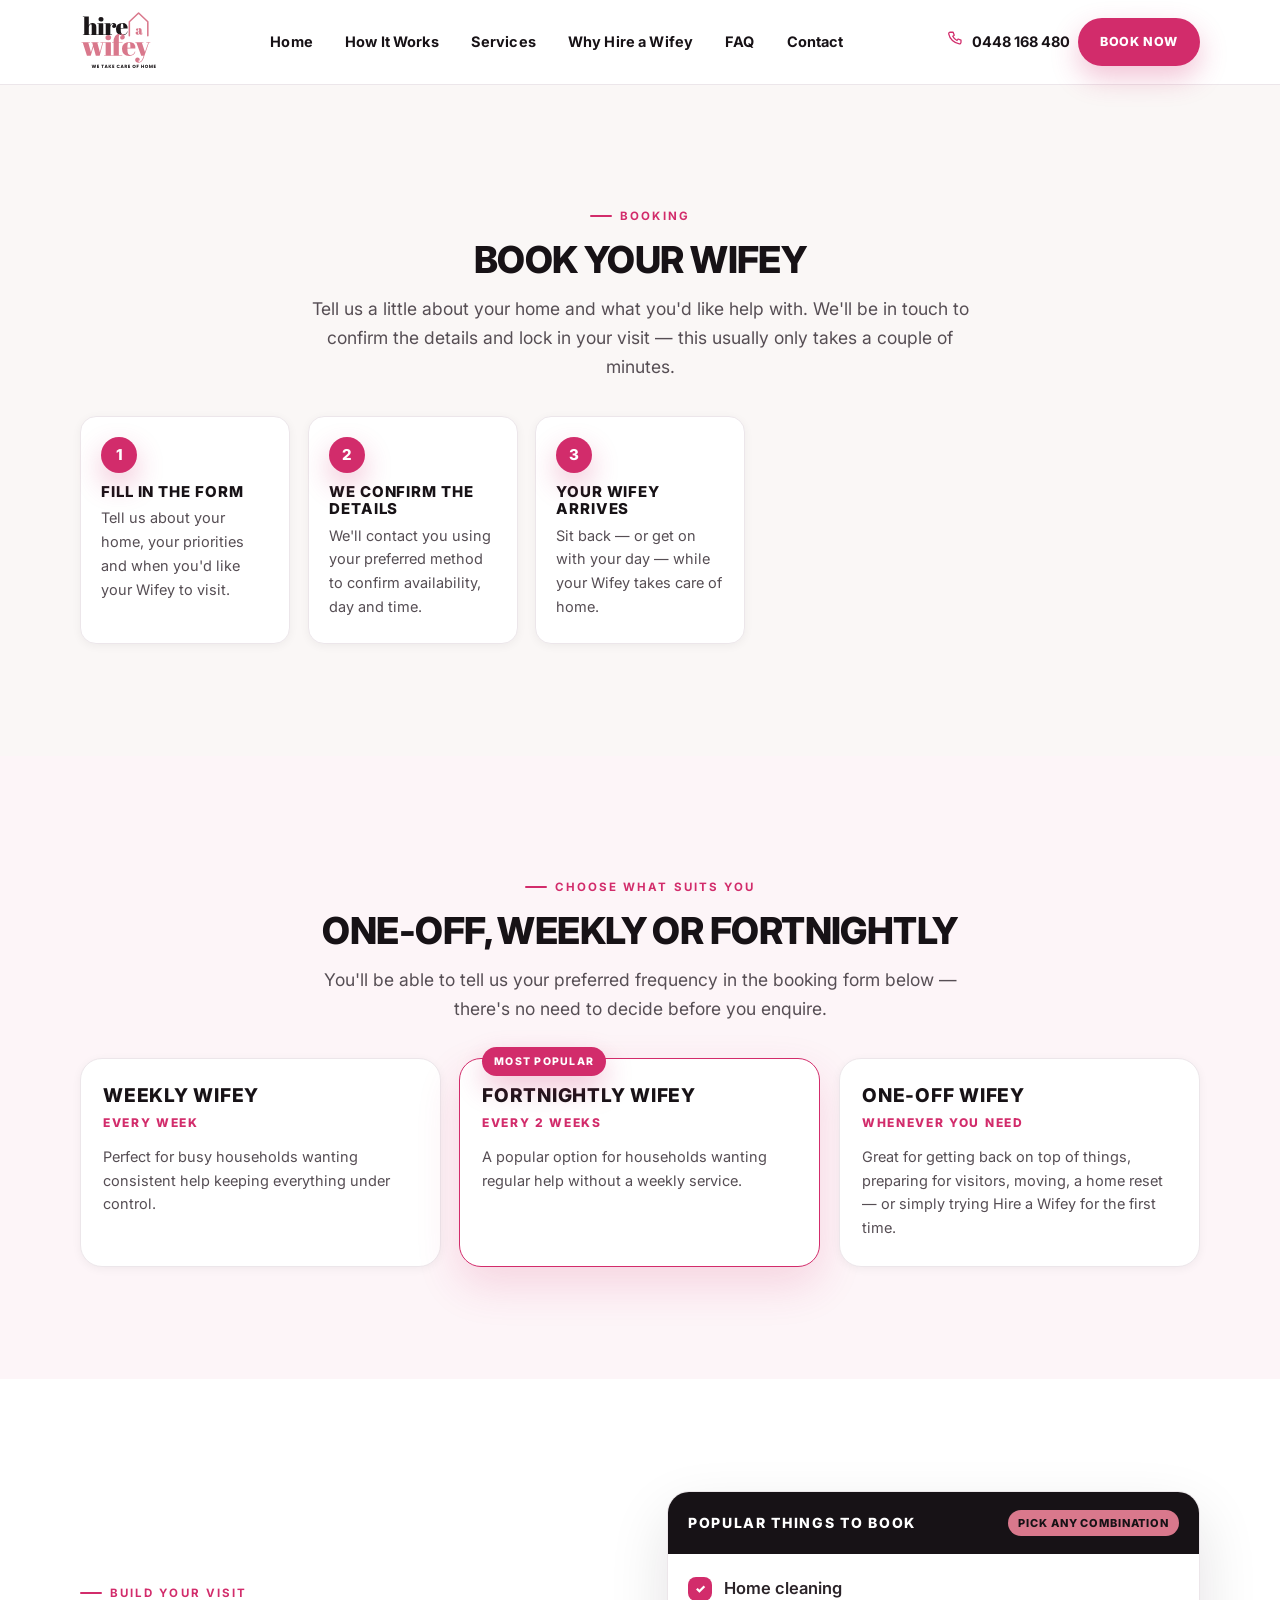
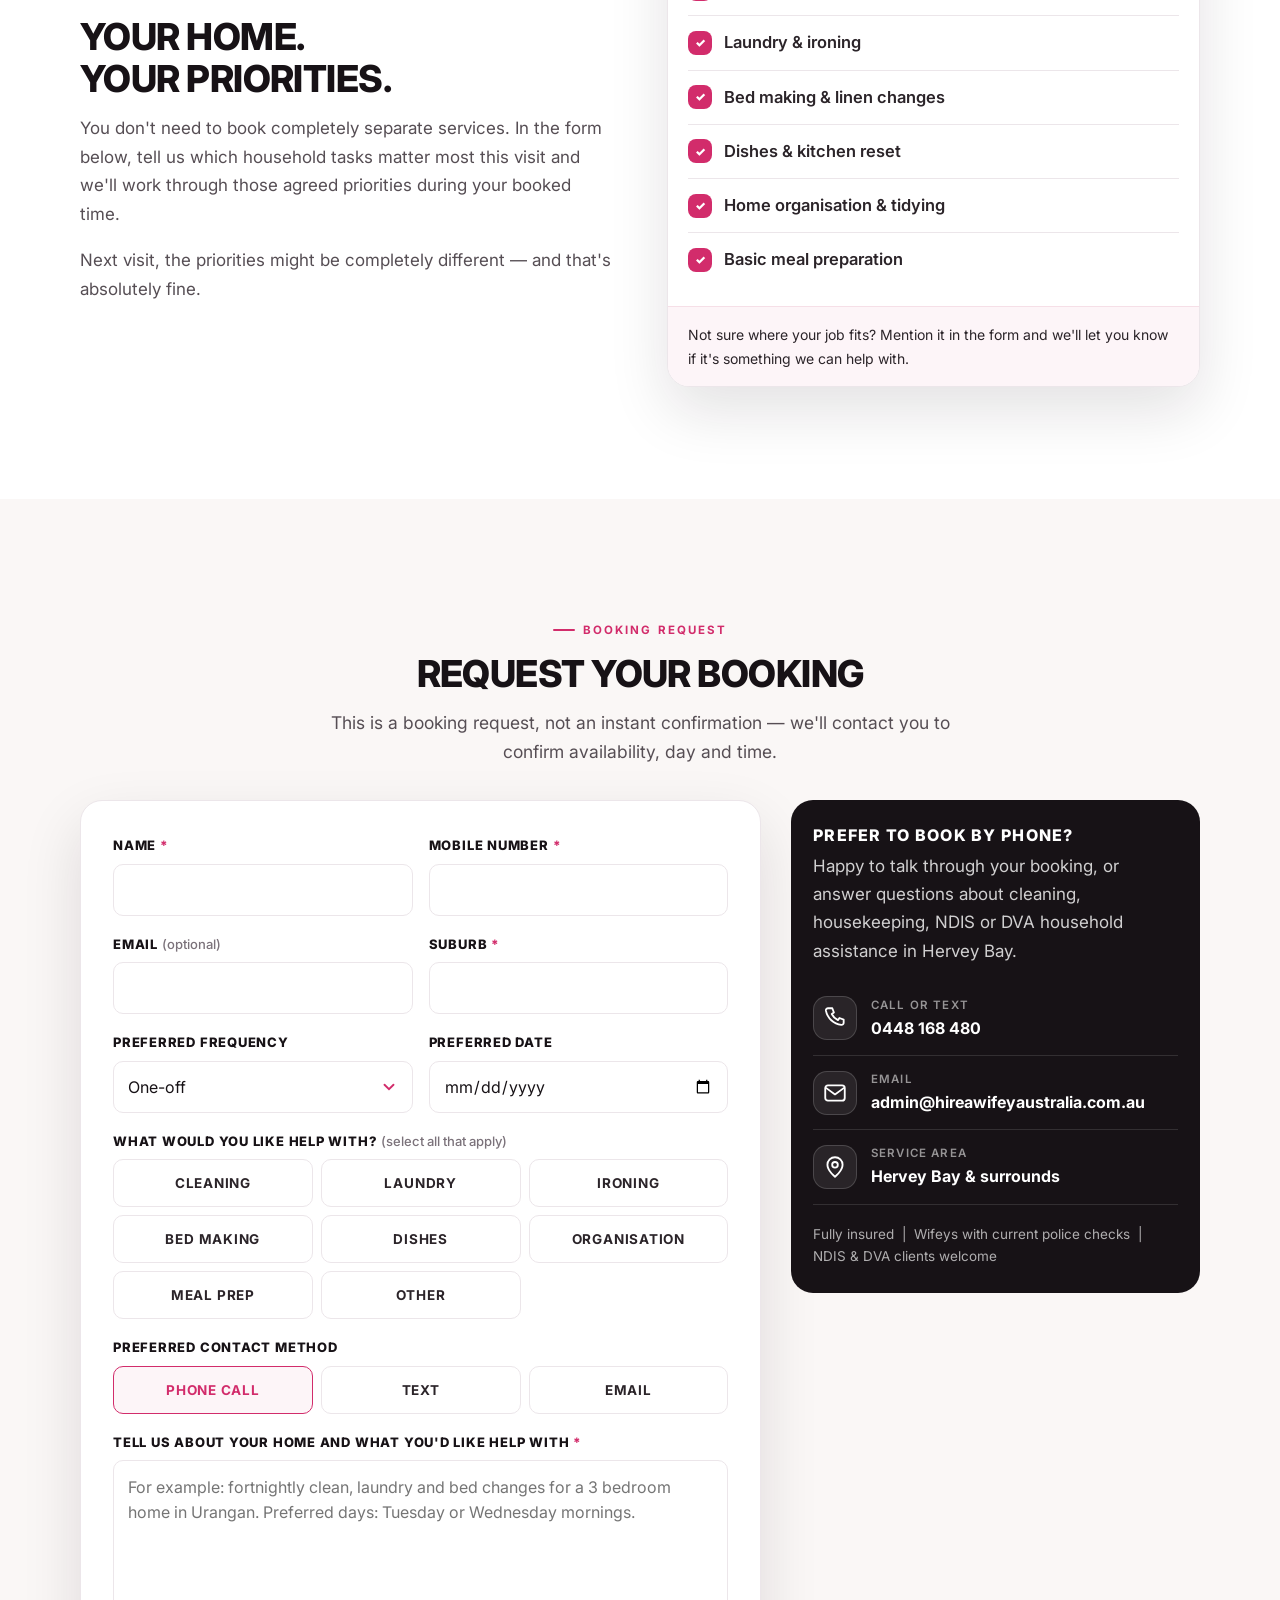
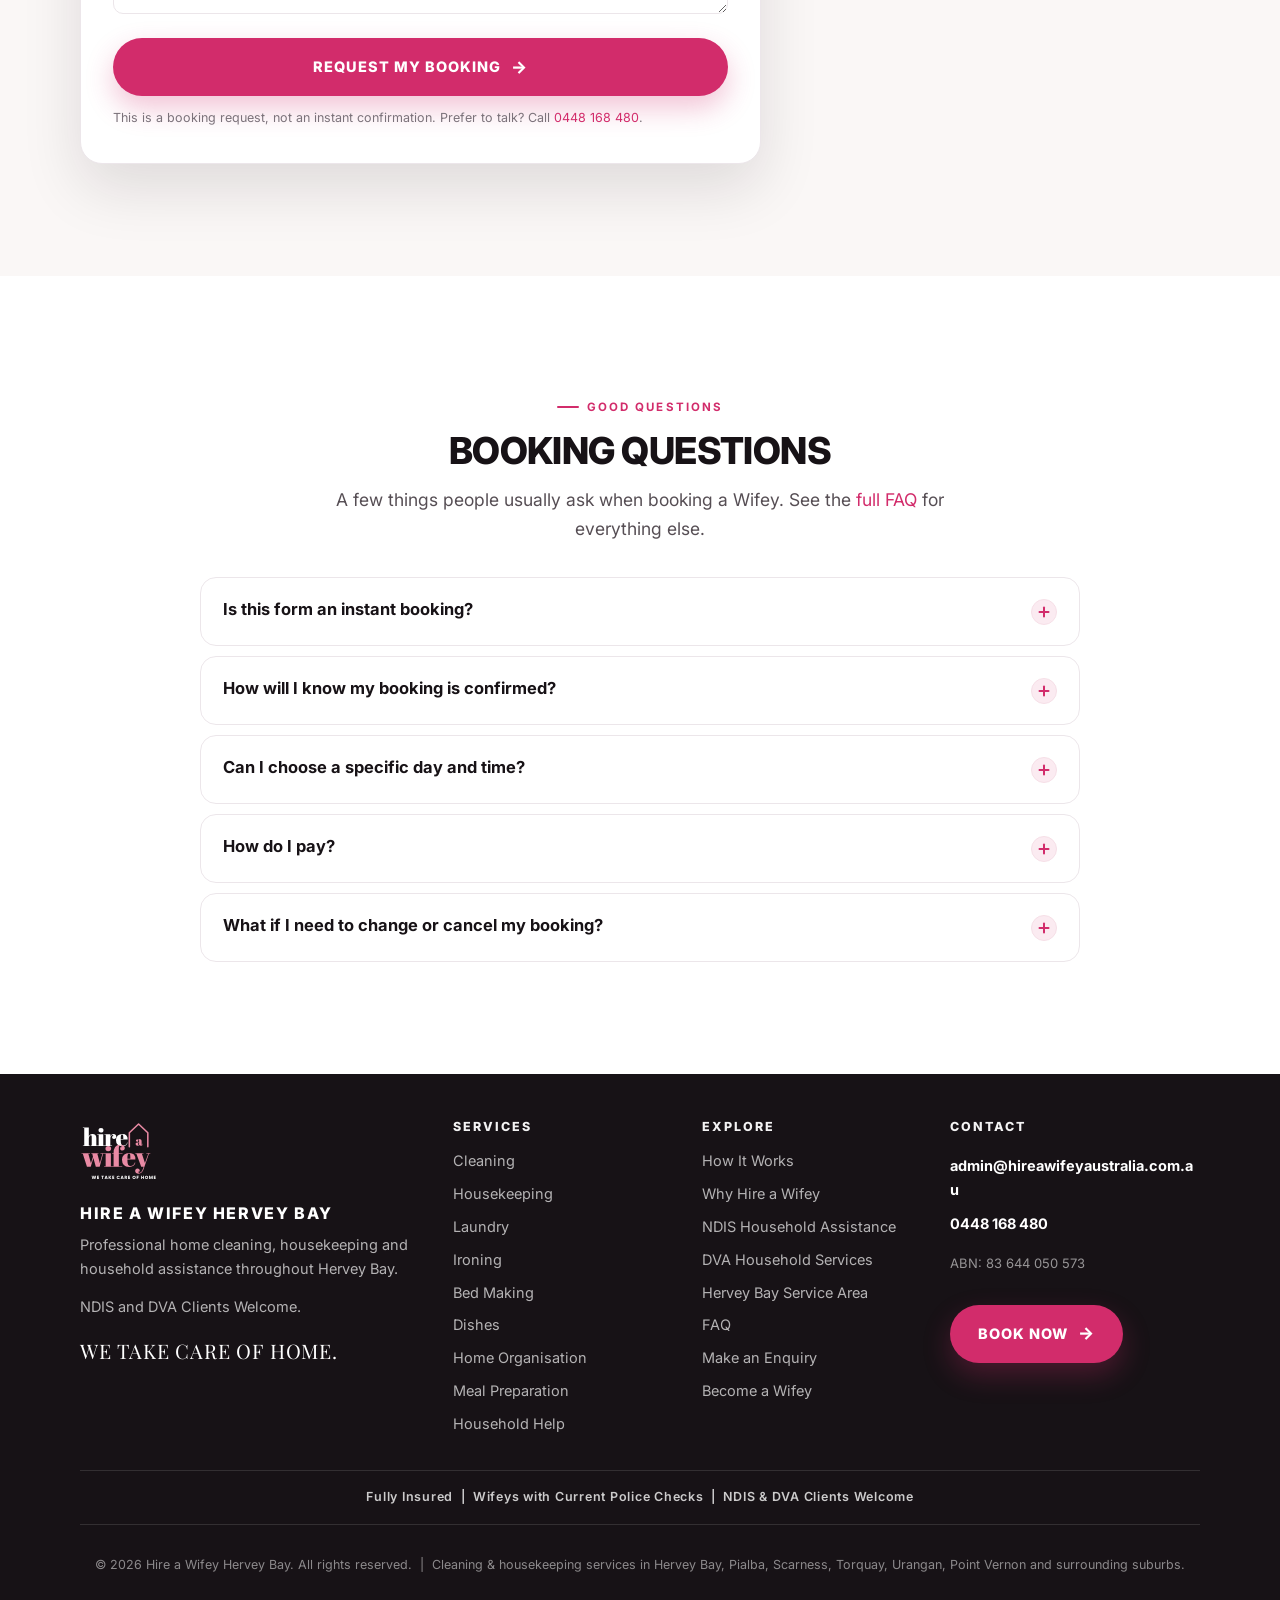
<file: booking.html>
<!doctype html>
<html lang="en-AU">
<head>
<meta charset="utf-8">
<meta name="viewport" content="width=device-width, initial-scale=1, viewport-fit=cover">
<meta name="theme-color" content="#d22c6b">

<!-- ===== SEO ========================================================= -->
<title>Book a Wifey | Home Cleaning &amp; Housekeeping Hervey Bay | Hire a Wifey</title>
<meta name="description" content="Book your Wifey online in a few minutes. Cleaning, laundry, ironing, bed making, dishes, home organisation and more across Hervey Bay. One-off, weekly or fortnightly.">
<meta name="robots" content="index, follow">
<link rel="canonical" href="https://hireawifeyaustralia.com.au/booking.html">

<!-- Open Graph / social -->
<meta property="og:type" content="website">
<meta property="og:locale" content="en_AU">
<meta property="og:site_name" content="Hire a Wifey">
<meta property="og:title" content="Book a Wifey | Home Cleaning &amp; Housekeeping Hervey Bay">
<meta property="og:description" content="Book cleaning, laundry, ironing, bed making, dishes, home organisation and household help across Hervey Bay. Fully insured. Wifeys with current police checks.">
<meta property="og:image" content="public/assets/hero-wifey.jpg">
<meta name="twitter:card" content="summary_large_image">

<!-- ===== Fonts ======================================================= -->
<link rel="preconnect" href="https://fonts.googleapis.com">
<link rel="preconnect" href="https://fonts.gstatic.com" crossorigin>
<link href="https://fonts.googleapis.com/css2?family=Inter:wght@400;500;600;700;800&family=Playfair+Display:ital,wght@0,600;0,700;1,600;1,700&display=swap" rel="stylesheet">

<!-- ===== Styles ====================================================== -->
<link rel="stylesheet" href="public/style.css">
<!-- Flags that JS is available so reveal/accordion states are only applied
     when script.js can run (content stays readable without JavaScript). -->
<script>document.documentElement.classList.add('js');</script>
<link rel="icon" href="data:image/svg+xml,%3Csvg xmlns='http://www.w3.org/2000/svg' viewBox='0 0 32 32'%3E%3Crect width='32' height='32' rx='7' fill='%23d22c6b'/%3E%3Ctext x='16' y='23' font-family='Georgia,serif' font-size='19' font-weight='700' fill='white' text-anchor='middle'%3Ew%3C/text%3E%3C/svg%3E">
</head>

<body>
<a class="skip-link" href="#main">Skip to main content</a>

<!-- ==================================================================
     SVG ICON SPRITE  (same sprite as the homepage — replace with
     Elementor icons when converting)
     ================================================================== -->
<svg xmlns="http://www.w3.org/2000/svg" style="display:none" aria-hidden="true" focusable="false">
  <symbol id="i-shield" viewBox="0 0 24 24" fill="none" stroke="currentColor" stroke-width="1.7" stroke-linecap="round" stroke-linejoin="round"><path d="M12 3l7 3v6c0 4.5-3 7.7-7 9-4-1.3-7-4.5-7-9V6l7-3z"/><path d="M9 12l2 2 4-4"/></symbol>
  <symbol id="i-badge" viewBox="0 0 24 24" fill="none" stroke="currentColor" stroke-width="1.7" stroke-linecap="round" stroke-linejoin="round"><path d="M12 3l2.2 1.7 2.7-.3 1 2.5 2.4 1.4-.7 2.6.7 2.6-2.4 1.4-1 2.5-2.7-.3L12 21l-2.2-1.9-2.7.3-1-2.5-2.4-1.4.7-2.6-.7-2.6 2.4-1.4 1-2.5 2.7.3z"/><path d="M9.2 12.2l2 2 3.8-4"/></symbol>
  <symbol id="i-pin" viewBox="0 0 24 24" fill="none" stroke="currentColor" stroke-width="1.7" stroke-linecap="round" stroke-linejoin="round"><path d="M12 21s7-5.6 7-11a7 7 0 10-14 0c0 5.4 7 11 7 11z"/><circle cx="12" cy="10" r="2.6"/></symbol>
  <symbol id="i-heart" viewBox="0 0 24 24" fill="none" stroke="currentColor" stroke-width="1.7" stroke-linecap="round" stroke-linejoin="round"><path d="M12 20s-7.2-4.3-7.2-9.2A3.9 3.9 0 0112 8.4a3.9 3.9 0 017.2 2.4c0 4.9-7.2 9.2-7.2 9.2z"/></symbol>
  <symbol id="i-sparkle" viewBox="0 0 24 24" fill="none" stroke="currentColor" stroke-width="1.7" stroke-linecap="round" stroke-linejoin="round"><path d="M11 3l1.7 4.6L17 9.3l-4.3 1.7L11 15.6 9.3 11 5 9.3l4.3-1.7z"/><path d="M18.3 14.4l.8 2.2 2.2.8-2.2.8-.8 2.2-.8-2.2-2.2-.8 2.2-.8z"/></symbol>
  <symbol id="i-washer" viewBox="0 0 24 24" fill="none" stroke="currentColor" stroke-width="1.7" stroke-linecap="round" stroke-linejoin="round"><rect x="4" y="3" width="16" height="18" rx="3"/><circle cx="12" cy="14" r="4"/><path d="M9.6 13.4c1.2-1 1.6 1 2.8 0s1.6 1 2.8 0"/><path d="M7.7 6.5h.01"/></symbol>
  <symbol id="i-iron" viewBox="0 0 24 24" fill="none" stroke="currentColor" stroke-width="1.7" stroke-linecap="round" stroke-linejoin="round"><path d="M3 15h12.5a4.5 4.5 0 004.5-4.5V8h-8.2A6 6 0 006.1 11z"/><path d="M3 15v4h17"/><path d="M15 5V4"/></symbol>
  <symbol id="i-bed" viewBox="0 0 24 24" fill="none" stroke="currentColor" stroke-width="1.7" stroke-linecap="round" stroke-linejoin="round"><path d="M3 19v-9a1 1 0 011-1h8.5a4.5 4.5 0 014.5 4.5V15"/><path d="M3 15h18v4"/><circle cx="7" cy="12" r="1.6"/></symbol>
  <symbol id="i-dish" viewBox="0 0 24 24" fill="none" stroke="currentColor" stroke-width="1.7" stroke-linecap="round" stroke-linejoin="round"><path d="M4 13a8 8 0 1116 0"/><path d="M2.5 16.5h19"/><path d="M6 20h12"/><path d="M12 5V3.6"/></symbol>
  <symbol id="i-boxes" viewBox="0 0 24 24" fill="none" stroke="currentColor" stroke-width="1.7" stroke-linecap="round" stroke-linejoin="round"><rect x="3" y="3.5" width="8" height="7" rx="1.6"/><rect x="13" y="3.5" width="8" height="7" rx="1.6"/><rect x="3" y="13.5" width="18" height="7" rx="1.6"/></symbol>
  <symbol id="i-pot" viewBox="0 0 24 24" fill="none" stroke="currentColor" stroke-width="1.7" stroke-linecap="round" stroke-linejoin="round"><path d="M5 11h14v4.5a4.5 4.5 0 01-4.5 4.5h-5A4.5 4.5 0 015 15.5z"/><path d="M3 11h18"/><path d="M9.5 7.5c0-1.2 1-1.5 1-2.7M14 7.5c0-1.2 1-1.5 1-2.7"/></symbol>
  <symbol id="i-hands" viewBox="0 0 24 24" fill="none" stroke="currentColor" stroke-width="1.7" stroke-linecap="round" stroke-linejoin="round"><path d="M2.5 13.5l3-2.6 4.6 1.9 4-.8a1.9 1.9 0 01.9 3.7l-6 2.6a4.2 4.2 0 01-3.1 0l-3.4-1.4z"/><path d="M14.4 8.3a2.6 2.6 0 115.2 0c0 1.9-2.6 3.7-2.6 3.7s-2.6-1.8-2.6-3.7z"/></symbol>
  <symbol id="i-clock" viewBox="0 0 24 24" fill="none" stroke="currentColor" stroke-width="1.7" stroke-linecap="round" stroke-linejoin="round"><circle cx="12" cy="12" r="9"/><path d="M12 6.8V12l3.4 2"/></symbol>
  <symbol id="i-users" viewBox="0 0 24 24" fill="none" stroke="currentColor" stroke-width="1.7" stroke-linecap="round" stroke-linejoin="round"><circle cx="9" cy="8" r="3.2"/><path d="M3 20a6 6 0 0112 0"/><path d="M16.2 5.4a3.2 3.2 0 010 5.9M17 20a6.4 6.4 0 00-1.8-4.3"/></symbol>
  <symbol id="i-brief" viewBox="0 0 24 24" fill="none" stroke="currentColor" stroke-width="1.7" stroke-linecap="round" stroke-linejoin="round"><rect x="3" y="7" width="18" height="13" rx="2.5"/><path d="M9 7V5.6A1.6 1.6 0 0110.6 4h2.8A1.6 1.6 0 0115 5.6V7"/><path d="M3 12h18"/></symbol>
  <symbol id="i-medal" viewBox="0 0 24 24" fill="none" stroke="currentColor" stroke-width="1.7" stroke-linecap="round" stroke-linejoin="round"><circle cx="12" cy="8.5" r="5"/><path d="M9 12.8L7.6 21l4.4-2.4L16.4 21 15 12.8"/></symbol>
  <symbol id="i-phone" viewBox="0 0 24 24" fill="none" stroke="currentColor" stroke-width="1.7" stroke-linecap="round" stroke-linejoin="round"><path d="M6.6 3h2.9l1.5 3.9-2 1.4a12.2 12.2 0 005.7 5.7l1.4-2 3.9 1.5v2.9a2 2 0 01-2.2 2A16.6 16.6 0 013.6 5.2 2 2 0 015.6 3z"/></symbol>
  <symbol id="i-mail" viewBox="0 0 24 24" fill="none" stroke="currentColor" stroke-width="1.7" stroke-linecap="round" stroke-linejoin="round"><rect x="3" y="5" width="18" height="14" rx="2.5"/><path d="M4 7.5l8 5.8 8-5.8"/></symbol>
  <symbol id="i-cal" viewBox="0 0 24 24" fill="none" stroke="currentColor" stroke-width="1.7" stroke-linecap="round" stroke-linejoin="round"><rect x="3" y="5" width="18" height="16" rx="2.5"/><path d="M3 10h18M8 3v4M16 3v4"/></symbol>
</svg>

<!-- ==================================================================
     HEADER  |  identical to the homepage header — anchor links that
     point to homepage sections are prefixed with index.html so they
     resolve correctly from this page.
     ================================================================== -->
<header class="site-header" id="top">
  <div class="container header-inner">

    <a class="brand" href="index.html" aria-label="Hire a Wifey — We take care of home. Return to homepage">
      <img class="brand-logo" src="public/assets/logo-hire-a-wifey.svg" width="400" height="300" alt="Hire a Wifey — We take care of home">
    </a>

    <!-- PRIMARY NAVIGATION -->
    <nav class="main-nav" id="main-nav" aria-label="Primary">
      <ul class="nav-list">
        <li><a href="index.html#home">Home</a></li>
        <li><a href="index.html#how">How It Works</a></li>
        <li><a href="index.html#services">Services</a></li>
        <li><a href="index.html#why">Why Hire a Wifey</a></li>
        <li><a href="index.html#faq">FAQ</a></li>
        <li><a href="index.html#enquiry">Contact</a></li>
      </ul>

      <div class="nav-cta">
        <a class="primary-btn" href="booking.html" data-cta="booking">Book a Wifey <span class="btn-arrow" aria-hidden="true">&rarr;</span></a>
        <a class="secondary-btn" href="index.html#enquiry">Make an Enquiry</a>
      </div>

      <div class="nav-contact">
        <a href="tel:0448168480">0448 168 480</a>
        <a href="mailto:admin@hireawifeyaustralia.com.au">admin@hireawifeyaustralia.com.au</a>
        <p class="nav-trust">Fully insured &nbsp;|&nbsp; Wifeys with current police checks &nbsp;|&nbsp; Servicing Hervey Bay</p>
      </div>
    </nav>

    <div class="header-actions">
      <a class="header-phone" href="tel:0448168480">
        <span class="ico" aria-hidden="true"><svg width="18" height="18"><use href="#i-phone"></use></svg></span>
        0448 168 480
      </a>
      <a class="primary-btn header-btn" href="booking.html" data-cta="booking">Book Now</a>
      <button class="nav-toggle" type="button" aria-expanded="false" aria-controls="main-nav" aria-label="Open menu">
        <span></span><span></span><span></span>
      </button>
    </div>
  </div>
</header>

<main id="main">

  <!-- ================================================================
       1. PAGE INTRO
       ================================================================ -->
  <section class="section section--cream" id="book-intro" aria-labelledby="book-intro-heading">
    <div class="container">
      <div class="section-head section-head--center reveal">
        <p class="eyebrow eyebrow--center">Booking</p>
        <h1 class="section-heading" id="book-intro-heading">Book Your Wifey</h1>
        <p class="section-sub">Tell us a little about your home and what you'd like help with. We'll
          be in touch to confirm the details and lock in your visit — this usually only takes a couple
          of minutes.</p>
      </div>

      <ol class="steps">
        <li class="step-card reveal">
          <span class="step-card__num" aria-hidden="true">1</span>
          <h3>Fill In The Form</h3>
          <p>Tell us about your home, your priorities and when you'd like your Wifey to visit.</p>
        </li>
        <li class="step-card reveal reveal-delay-1">
          <span class="step-card__num" aria-hidden="true">2</span>
          <h3>We Confirm The Details</h3>
          <p>We'll contact you using your preferred method to confirm availability, day and time.</p>
        </li>
        <li class="step-card reveal reveal-delay-2">
          <span class="step-card__num" aria-hidden="true">3</span>
          <h3>Your Wifey Arrives</h3>
          <p>Sit back — or get on with your day — while your Wifey takes care of home.</p>
        </li>
      </ol>
    </div>
  </section>

  <!-- ================================================================
       2. SERVICE FREQUENCY
       ================================================================ -->
  <section class="section section--tint" id="book-frequency" aria-labelledby="book-frequency-heading">
    <div class="container">
      <div class="section-head section-head--center reveal">
        <p class="eyebrow eyebrow--center">Choose what suits you</p>
        <h2 class="section-heading" id="book-frequency-heading">One-off, weekly or fortnightly</h2>
        <p class="section-sub">You'll be able to tell us your preferred frequency in the booking form
          below — there's no need to decide before you enquire.</p>
      </div>

      <div class="plan-grid">
        <article class="plan-card reveal">
          <h3>Weekly Wifey</h3>
          <span class="plan-freq">Every week</span>
          <p>Perfect for busy households wanting consistent help keeping everything under control.</p>
        </article>
        <article class="plan-card plan-card--featured reveal reveal-delay-1">
          <span class="plan-card__tag">Most popular</span>
          <h3>Fortnightly Wifey</h3>
          <span class="plan-freq">Every 2 weeks</span>
          <p>A popular option for households wanting regular help without a weekly service.</p>
        </article>
        <article class="plan-card reveal reveal-delay-2">
          <h3>One-Off Wifey</h3>
          <span class="plan-freq">Whenever you need</span>
          <p>Great for getting back on top of things, preparing for visitors, moving, a home reset — or
            simply trying Hire a Wifey for the first time.</p>
        </article>
      </div>
    </div>
  </section>

  <!-- ================================================================
       3. BUILD YOUR VISIT
       ================================================================ -->
  <section class="section" id="book-visit" aria-labelledby="book-visit-heading">
    <div class="container">
      <div class="split">
        <div class="reveal">
          <p class="eyebrow">Build your visit</p>
          <h2 class="section-heading" id="book-visit-heading">Your home.<br>Your priorities.</h2>
          <p class="lead">
            You don't need to book completely separate services. In the form below, tell us which
            household tasks matter most this visit and we'll work through those agreed priorities
            during your booked time.
          </p>
          <p class="lead">
            Next visit, the priorities might be completely different — and that's absolutely fine.
          </p>
        </div>

        <div class="checklist-card reveal reveal-delay-1">
          <div class="checklist-card__head">
            <h3>Popular things to book</h3>
            <span class="pin">Pick any combination</span>
          </div>
          <ul>
            <li><span class="tick" aria-hidden="true">&check;</span> Home cleaning</li>
            <li><span class="tick" aria-hidden="true">&check;</span> Laundry &amp; ironing</li>
            <li><span class="tick" aria-hidden="true">&check;</span> Bed making &amp; linen changes</li>
            <li><span class="tick" aria-hidden="true">&check;</span> Dishes &amp; kitchen reset</li>
            <li><span class="tick" aria-hidden="true">&check;</span> Home organisation &amp; tidying</li>
            <li><span class="tick" aria-hidden="true">&check;</span> Basic meal preparation</li>
          </ul>
          <p class="checklist-note">Not sure where your job fits? Mention it in the form and we'll let
            you know if it's something we can help with.</p>
        </div>
      </div>
    </div>
  </section>

  <!-- ================================================================
       4. BOOKING FORM  |  Elementor: Form widget
       ------------------------------------------------------------------
       NOTE: This reuses the same enquiry-form field IDs and classes as
       the homepage enquiry form (#enquiry-form, #enq-name, #enq-mobile,
       #enq-email, #enq-suburb, #enq-message, .js-submit, #enquiry-reset)
       so that public/script.js validates and simulates submission for
       this form exactly as it does on the homepage, with no changes to
       script.js required. Extra booking-specific fields are additional
       and collected but not validated by the shared script — same
       approach as the homepage's optional "topic" field.
       ================================================================ -->
  <section class="section section--cream" id="book-form" aria-labelledby="book-form-heading">
    <div class="container">
      <div class="section-head section-head--center reveal">
        <p class="eyebrow eyebrow--center">Booking request</p>
        <h2 class="section-heading" id="book-form-heading">Request Your Booking</h2>
        <p class="section-sub">This is a booking request, not an instant confirmation — we'll contact
          you to confirm availability, day and time.</p>
      </div>

      <div class="enquiry-wrap">

        <!-- FORM -->
        <div>
          <form class="enquiry-form" id="enquiry-form" novalidate>
            <div class="form-row form-row--2">
              <div class="form-field">
                <label for="enq-name">Name <span class="req" aria-hidden="true">*</span></label>
                <input type="text" id="enq-name" name="name" autocomplete="name" required aria-describedby="enq-name-error">
                <p class="field-error" id="enq-name-error" role="alert"></p>
              </div>
              <div class="form-field">
                <label for="enq-mobile">Mobile Number <span class="req" aria-hidden="true">*</span></label>
                <input type="tel" id="enq-mobile" name="mobile" inputmode="tel" autocomplete="tel" required aria-describedby="enq-mobile-error">
                <p class="field-error" id="enq-mobile-error" role="alert"></p>
              </div>
            </div>

            <div class="form-row form-row--2">
              <div class="form-field">
                <label for="enq-email">Email <span class="label-optional">(optional)</span></label>
                <input type="email" id="enq-email" name="email" inputmode="email" autocomplete="email" aria-describedby="enq-email-error">
                <p class="field-error" id="enq-email-error" role="alert"></p>
              </div>
              <div class="form-field">
                <label for="enq-suburb">Suburb <span class="req" aria-hidden="true">*</span></label>
                <input type="text" id="enq-suburb" name="suburb" autocomplete="address-level2" required aria-describedby="enq-suburb-error">
                <p class="field-error" id="enq-suburb-error" role="alert"></p>
              </div>
            </div>

            <div class="form-row form-row--2">
              <div class="form-field">
                <label for="book-freq-select">Preferred frequency</label>
                <select id="book-freq-select" name="frequency">
                  <option value="One-off">One-off</option>
                  <option value="Weekly">Weekly</option>
                  <option value="Fortnightly">Fortnightly</option>
                  <option value="Not sure">Not sure yet</option>
                </select>
              </div>
              <div class="form-field">
                <label for="book-date">Preferred date</label>
                <input type="date" id="book-date" name="preferred-date" autocomplete="off">
              </div>
            </div>

            <div class="form-row">
              <fieldset class="form-field form-fieldset">
                <legend class="form-legend">What would you like help with? <span class="label-optional">(select all that apply)</span></legend>
                <div class="radio-row">
                  <label class="radio-pill"><input type="checkbox" name="tasks" value="Cleaning"><span>Cleaning</span></label>
                  <label class="radio-pill"><input type="checkbox" name="tasks" value="Laundry"><span>Laundry</span></label>
                  <label class="radio-pill"><input type="checkbox" name="tasks" value="Ironing"><span>Ironing</span></label>
                  <label class="radio-pill"><input type="checkbox" name="tasks" value="Bed Making"><span>Bed Making</span></label>
                  <label class="radio-pill"><input type="checkbox" name="tasks" value="Dishes"><span>Dishes</span></label>
                  <label class="radio-pill"><input type="checkbox" name="tasks" value="Organisation"><span>Organisation</span></label>
                  <label class="radio-pill"><input type="checkbox" name="tasks" value="Meal Prep"><span>Meal Prep</span></label>
                  <label class="radio-pill"><input type="checkbox" name="tasks" value="Other"><span>Other</span></label>
                </div>
              </fieldset>
            </div>

            <div class="form-row">
              <fieldset class="form-field form-fieldset">
                <legend class="form-legend">Preferred contact method</legend>
                <div class="radio-row">
                  <label class="radio-pill"><input type="radio" name="contact-method" value="Phone call" checked><span>Phone call</span></label>
                  <label class="radio-pill"><input type="radio" name="contact-method" value="Text"><span>Text</span></label>
                  <label class="radio-pill"><input type="radio" name="contact-method" value="Email"><span>Email</span></label>
                </div>
              </fieldset>
            </div>

            <div class="form-row">
              <div class="form-field">
                <label for="enq-message">Tell us about your home and what you'd like help with <span class="req" aria-hidden="true">*</span></label>
                <textarea id="enq-message" name="message" rows="5" required aria-describedby="enq-message-error"
                  placeholder="For example: fortnightly clean, laundry and bed changes for a 3 bedroom home in Urangan. Preferred days: Tuesday or Wednesday mornings."></textarea>
                <p class="field-error" id="enq-message-error" role="alert"></p>
              </div>
            </div>

            <button class="primary-btn js-submit" type="submit">Request My Booking <span class="btn-arrow" aria-hidden="true">&rarr;</span></button>
            <p class="form-consent">This is a booking request, not an instant confirmation. Prefer to
              talk? Call <a href="tel:0448168480">0448 168 480</a>.</p>
          </form>

          <!-- SUCCESS MESSAGE -->
          <div class="enquiry-form form-success" id="enquiry-success" role="status" aria-live="polite">
            <div class="tick-circle" aria-hidden="true">&check;</div>
            <h3>Thank you — booking request received</h3>
            <p>Thanks for booking with Hire a Wifey. We'll be in contact as soon as possible to confirm
              availability and lock in your day and time, using your preferred contact method.</p>
            <p>Have another question in the meantime?</p>
            <div class="btn-row btn-row--center">
              <a class="primary-btn" href="index.html#enquiry">Make an Enquiry <span class="btn-arrow" aria-hidden="true">&rarr;</span></a>
              <button class="secondary-btn" type="button" id="enquiry-reset">Request Another Booking</button>
            </div>
            <p class="cta-note">Prototype note: this form is a front-end demonstration only and does not
              send data anywhere yet. It will be connected to the live booking system on launch.</p>
          </div>
        </div>

        <!-- CONTACT PANEL -->
        <aside class="contact-panel reveal" aria-label="Direct contact details">
          <h3>Prefer to book by phone?</h3>
          <p>Happy to talk through your booking, or answer questions about cleaning, housekeeping, NDIS
            or DVA household assistance in Hervey Bay.</p>

          <a class="contact-link" href="tel:0448168480">
            <span class="icon-badge" aria-hidden="true"><svg><use href="#i-phone"></use></svg></span>
            <span><small>Call or text</small>0448 168 480</span>
          </a>
          <a class="contact-link" href="mailto:admin@hireawifeyaustralia.com.au">
            <span class="icon-badge" aria-hidden="true"><svg><use href="#i-mail"></use></svg></span>
            <span><small>Email</small>admin@hireawifeyaustralia.com.au</span>
          </a>
          <p class="contact-link contact-link--last">
            <span class="icon-badge" aria-hidden="true"><svg><use href="#i-pin"></use></svg></span>
            <span><small>Service area</small>Hervey Bay &amp; surrounds</span>
          </p>

          <p class="note">Fully insured &nbsp;|&nbsp; Wifeys with current police checks &nbsp;|&nbsp;
            NDIS &amp; DVA clients welcome</p>
        </aside>

      </div>
    </div>
  </section>

  <!-- ================================================================
       5. BOOKING FAQ
       ================================================================ -->
  <section class="section" id="book-faq" aria-labelledby="book-faq-heading">
    <div class="container">
      <div class="section-head section-head--center reveal">
        <p class="eyebrow eyebrow--center">Good questions</p>
        <h2 class="section-heading" id="book-faq-heading">Booking questions</h2>
        <p class="section-sub">A few things people usually ask when booking a Wifey. See the
          <a href="index.html#faq">full FAQ</a> for everything else.</p>
      </div>

      <div class="faq-list">

        <div class="faq-item">
          <h3><button class="faq-question" type="button" id="bfaq-b1" aria-expanded="false" aria-controls="bfaq-p1">
            Is this form an instant booking? <span class="faq-icon" aria-hidden="true"></span></button></h3>
          <div class="faq-answer" id="bfaq-p1" role="region" aria-labelledby="bfaq-b1">
            <div class="faq-answer__inner">
              <p>No. This form sends us a booking request. We'll contact you personally to confirm
                availability, day and time before your visit is locked in.</p>
            </div>
          </div>
        </div>

        <div class="faq-item">
          <h3><button class="faq-question" type="button" id="bfaq-b2" aria-expanded="false" aria-controls="bfaq-p2">
            How will I know my booking is confirmed? <span class="faq-icon" aria-hidden="true"></span></button></h3>
          <div class="faq-answer" id="bfaq-p2" role="region" aria-labelledby="bfaq-b2">
            <div class="faq-answer__inner">
              <p>We'll reach out using your preferred contact method to confirm the details. Your
                booking is considered confirmed once we've agreed on a day and time together.</p>
            </div>
          </div>
        </div>

        <div class="faq-item">
          <h3><button class="faq-question" type="button" id="bfaq-b3" aria-expanded="false" aria-controls="bfaq-p3">
            Can I choose a specific day and time? <span class="faq-icon" aria-hidden="true"></span></button></h3>
          <div class="faq-answer" id="bfaq-p3" role="region" aria-labelledby="bfaq-b3">
            <div class="faq-answer__inner">
              <p>Let us know your preferred date and any preferred days or times in the form. We'll do
                our best to accommodate this, subject to availability.</p>
            </div>
          </div>
        </div>

        <div class="faq-item">
          <h3><button class="faq-question" type="button" id="bfaq-b4" aria-expanded="false" aria-controls="bfaq-p4">
            How do I pay? <span class="faq-icon" aria-hidden="true"></span></button></h3>
          <div class="faq-answer" id="bfaq-p4" role="region" aria-labelledby="bfaq-b4">
            <div class="faq-answer__inner">
              <p>Payment options are confirmed with you when your booking is arranged, along with any
                other booking conditions relevant to your service.</p>
            </div>
          </div>
        </div>

        <div class="faq-item">
          <h3><button class="faq-question" type="button" id="bfaq-b5" aria-expanded="false" aria-controls="bfaq-p5">
            What if I need to change or cancel my booking? <span class="faq-icon" aria-hidden="true"></span></button></h3>
          <div class="faq-answer" id="bfaq-p5" role="region" aria-labelledby="bfaq-b5">
            <div class="faq-answer__inner">
              <p>Contact us as early as possible and we'll do our best to help. Booking and cancellation
                conditions are clearly communicated when your service is confirmed.</p>
            </div>
          </div>
        </div>

      </div>
    </div>
  </section>

</main>

<!-- ==================================================================
     FOOTER  |  identical to the homepage footer — anchor links that
     point to homepage sections are prefixed with index.html.
     ================================================================== -->
<footer class="footer" role="contentinfo">
  <div class="container">
    <div class="footer-grid">

      <div class="footer-brand">
        <img class="brand-logo brand-logo--footer" src="public/assets/logo-hire-a-wifey-white.svg" width="400" height="300" loading="lazy" alt="">

        <h2 class="footer-heading">Hire a Wifey Hervey Bay</h2>
        <p>Professional home cleaning, housekeeping and household assistance throughout Hervey Bay.</p>
        <p>NDIS and DVA Clients Welcome.</p>
        <p class="footer-tag">We take care of home.</p>
      </div>

      <div>
        <h3>Services</h3>
        <ul class="footer-list">
          <li><a href="index.html#services">Cleaning</a></li>
          <li><a href="index.html#services">Housekeeping</a></li>
          <li><a href="index.html#services">Laundry</a></li>
          <li><a href="index.html#services">Ironing</a></li>
          <li><a href="index.html#services">Bed Making</a></li>
          <li><a href="index.html#services">Dishes</a></li>
          <li><a href="index.html#services">Home Organisation</a></li>
          <li><a href="index.html#services">Meal Preparation</a></li>
          <li><a href="index.html#services">Household Help</a></li>
        </ul>
      </div>

      <div>
        <h3>Explore</h3>
        <ul class="footer-list">
          <li><a href="index.html#how">How It Works</a></li>
          <li><a href="index.html#why">Why Hire a Wifey</a></li>
          <li><a href="index.html#ndis">NDIS Household Assistance</a></li>
          <li><a href="index.html#dva">DVA Household Services</a></li>
          <li><a href="index.html#areas">Hervey Bay Service Area</a></li>
          <li><a href="index.html#faq">FAQ</a></li>
          <li><a href="index.html#enquiry">Make an Enquiry</a></li>
          <li><a href="recruitment.html" data-cta="recruitment">Become a Wifey</a></li>
        </ul>
      </div>

      <div class="footer-contact">
        <h3>Contact</h3>
        <a class="f-a" href="mailto:admin@hireawifeyaustralia.com.au">admin@hireawifeyaustralia.com.au</a>
        <a class="f-a" href="tel:0448168480">0448 168 480</a>
        <p class="footer-abn">ABN: 83 644 050 573</p>
        <a class="primary-btn" href="booking.html" data-cta="booking">Book Now <span class="btn-arrow" aria-hidden="true">&rarr;</span></a>
      </div>

    </div>

    <p class="footer-trust">Fully Insured &nbsp;|&nbsp; Wifeys with Current Police Checks &nbsp;|&nbsp; NDIS &amp; DVA Clients Welcome</p>

    <p class="footer-bottom">
      &copy; <span id="current-year">2026</span> Hire a Wifey Hervey Bay. All rights reserved.
      &nbsp;|&nbsp; Cleaning &amp; housekeeping services in Hervey Bay, Pialba, Scarness, Torquay,
      Urangan, Point Vernon and surrounding suburbs.
    </p>
  </div>
</footer>

<!-- ==================================================================
     STICKY MOBILE CTA
     ================================================================== -->
<div class="sticky-cta" aria-label="Quick booking actions">
  <a class="primary-btn" href="booking.html" data-cta="booking">Book a Wifey</a>
  <a class="secondary-btn call-btn" href="tel:0448168480" aria-label="Call Hire a Wifey on 0448 168 480">
    <svg width="20" height="20" aria-hidden="true"><use href="#i-phone"></use></svg>
    <span class="btn-label">Call</span>
  </a>
</div>

<script src="public/script.js" defer></script>
<!-- Page-specific enhancement only (does not modify public/script.js):
     restores this page's own submit-button label after "Request Another
     Booking" is used, since the shared script's reset handler resets the
     button to its own generic default text. -->
<script>
  document.addEventListener('DOMContentLoaded', function () {
    var resetBtn = document.getElementById('enquiry-reset');
    var submitBtn = document.querySelector('#enquiry-form .js-submit');
    if (resetBtn && submitBtn) {
      var originalLabel = submitBtn.innerHTML;
      resetBtn.addEventListener('click', function () {
        submitBtn.innerHTML = originalLabel;
      });
    }
  });
</script>
</body>
</html>
</file>
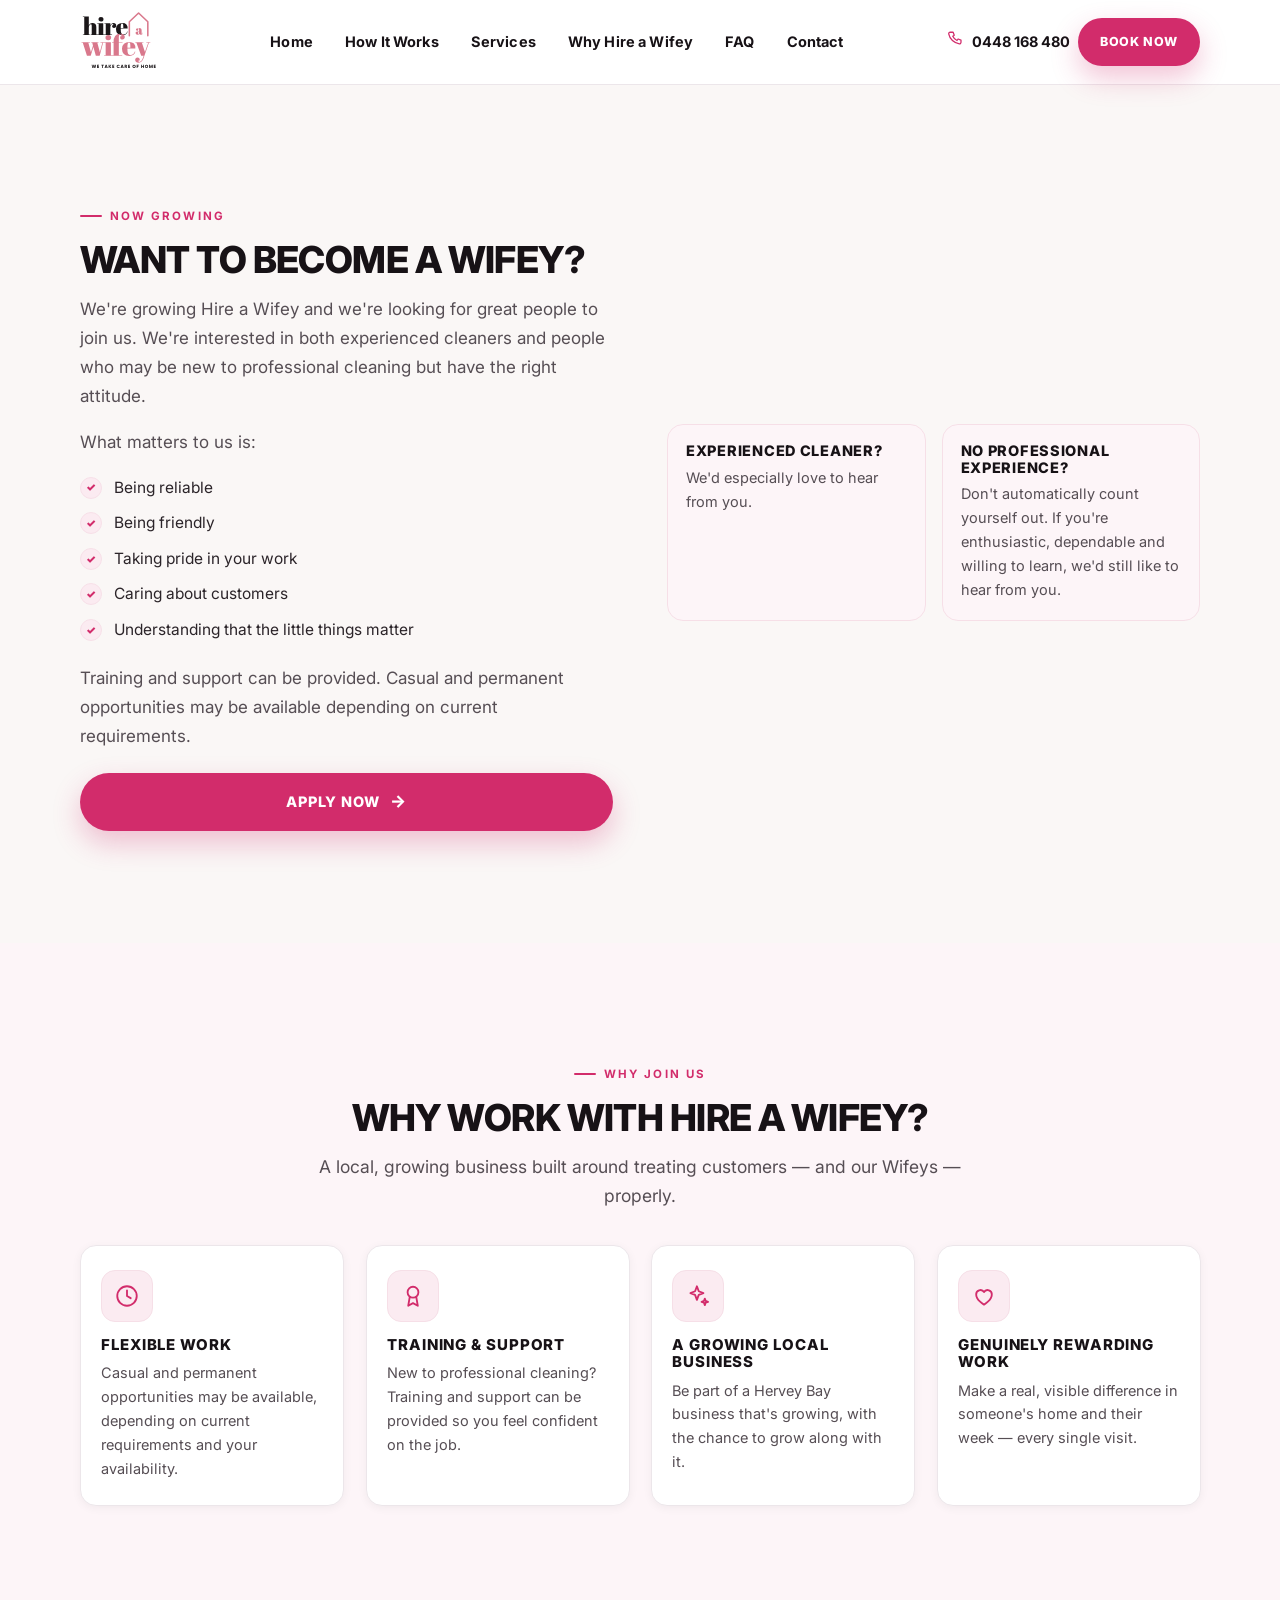
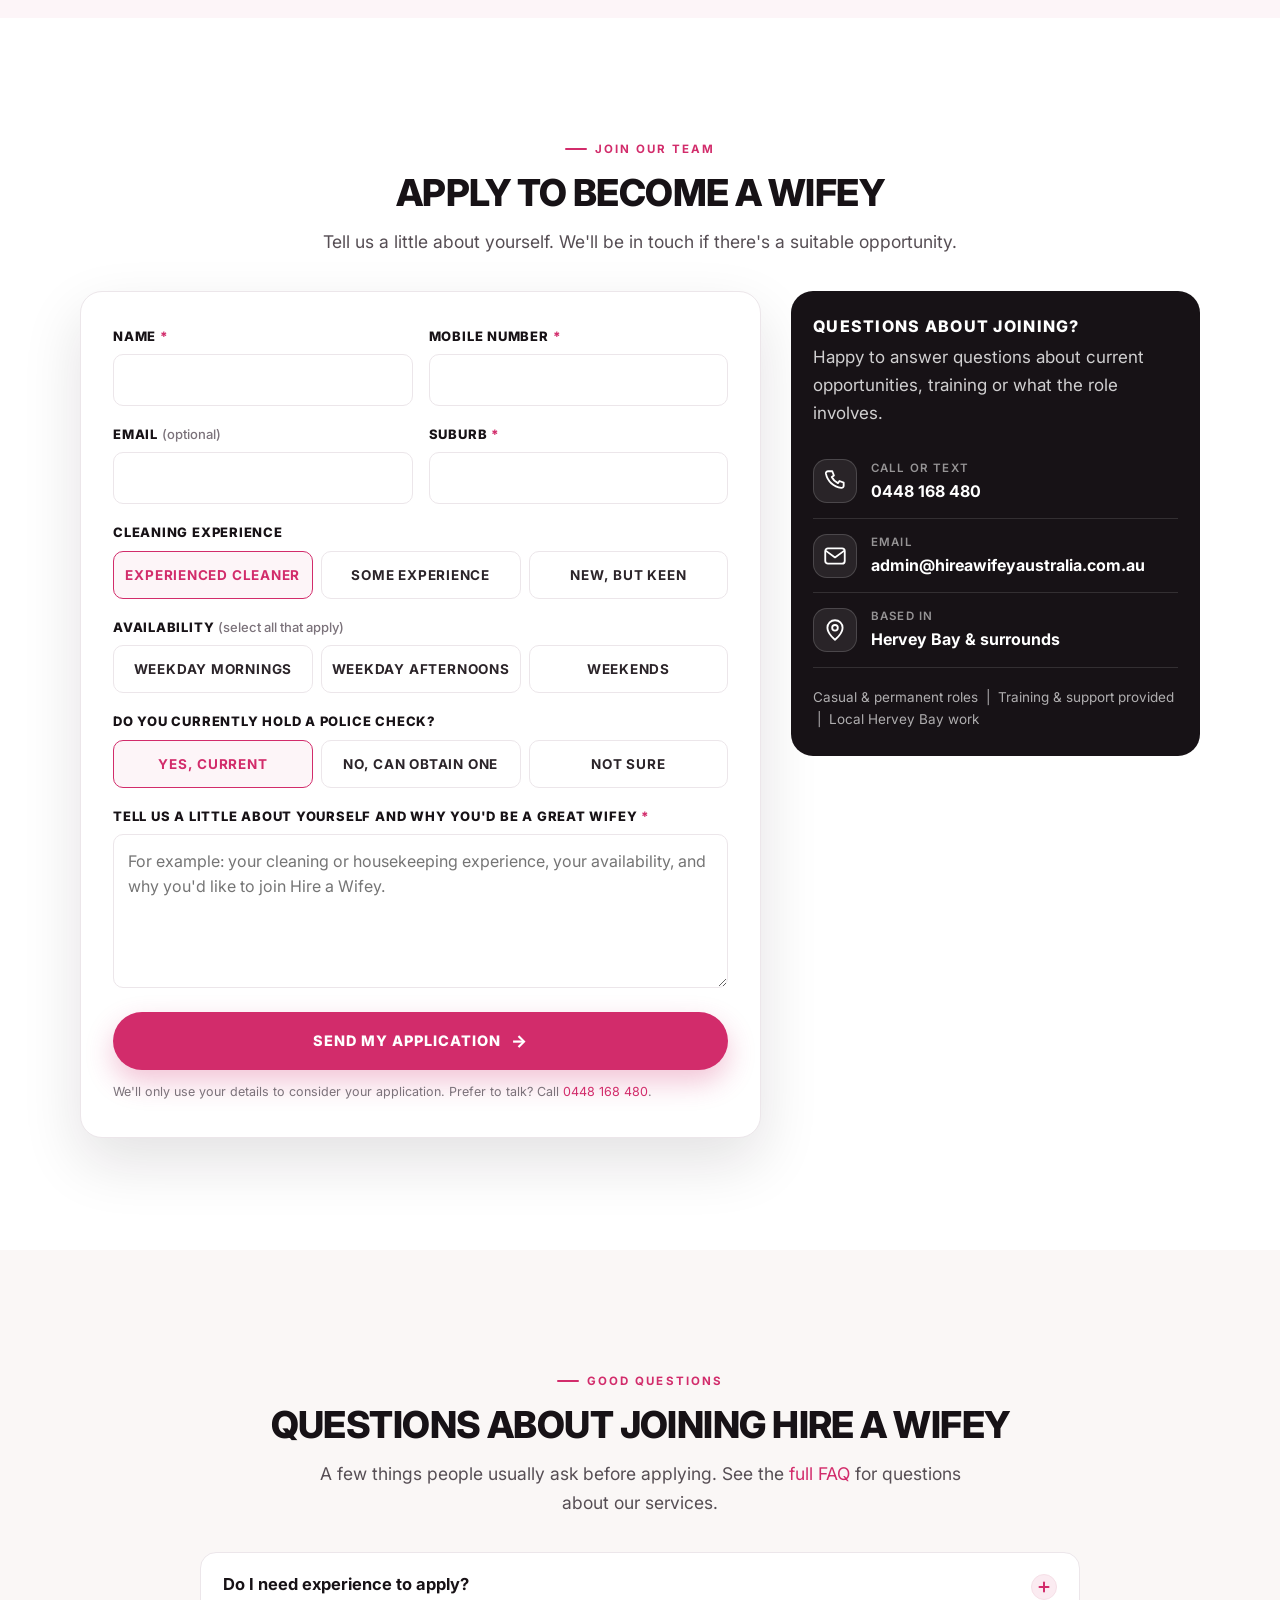
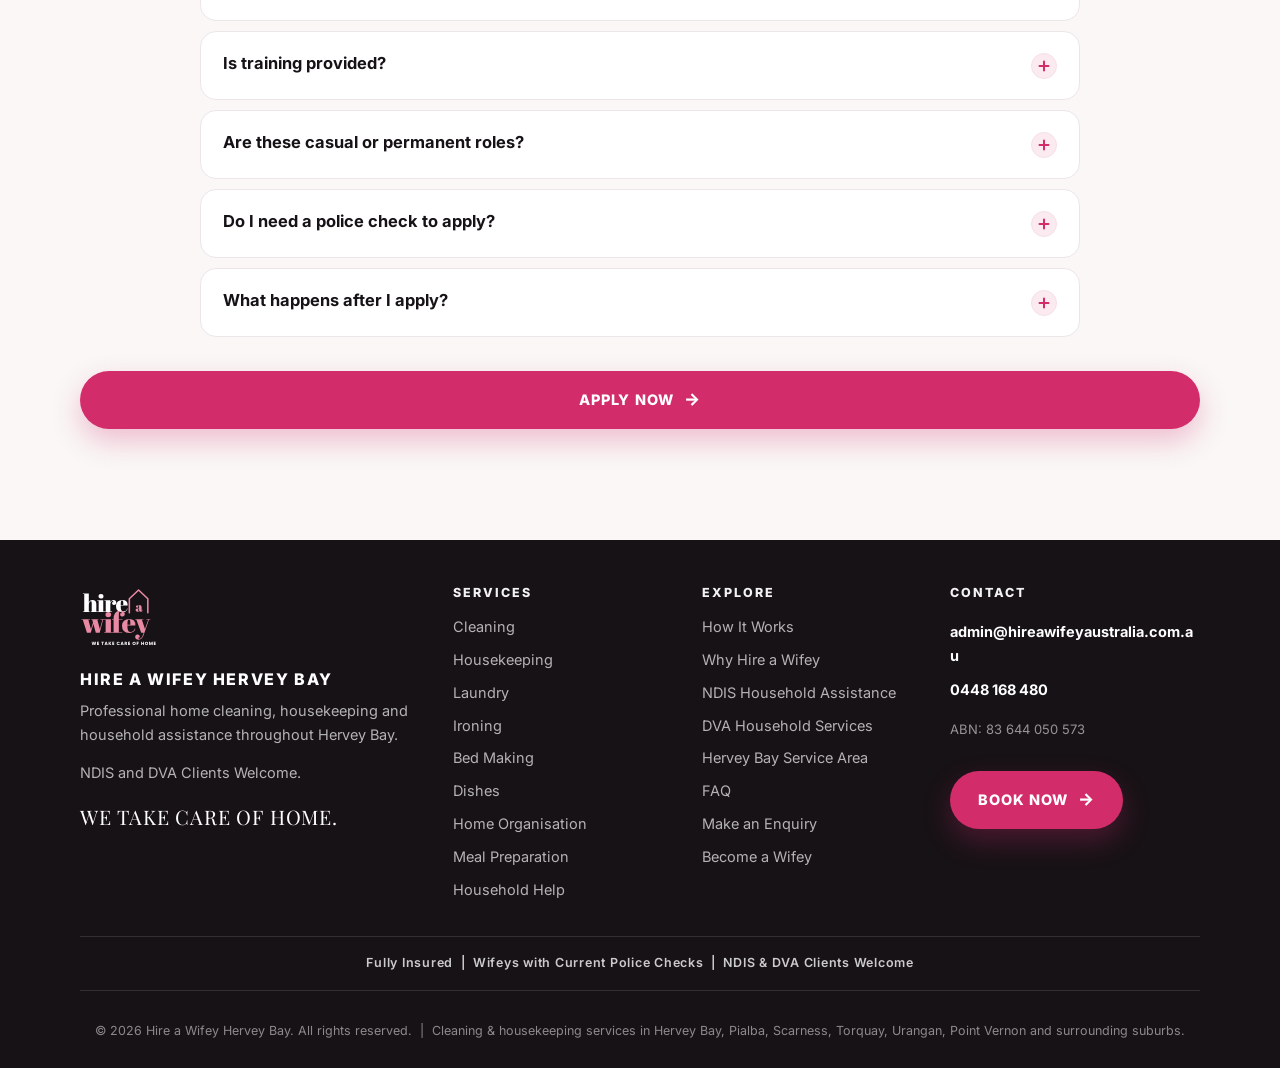
<file: recruitment.html>
<!doctype html>
<html lang="en-AU">
<head>
<meta charset="utf-8">
<meta name="viewport" content="width=device-width, initial-scale=1, viewport-fit=cover">
<meta name="theme-color" content="#d22c6b">

<!-- ===== SEO ========================================================= -->
<title>Become a Wifey | Cleaning &amp; Housekeeping Jobs Hervey Bay | Hire a Wifey</title>
<meta name="description" content="Join Hire a Wifey in Hervey Bay. We're looking for reliable, friendly people to help with cleaning and household assistance — experienced cleaners and newcomers both welcome.">
<meta name="robots" content="index, follow">
<link rel="canonical" href="https://hireawifeyaustralia.com.au/recruitment.html">

<!-- Open Graph / social -->
<meta property="og:type" content="website">
<meta property="og:locale" content="en_AU">
<meta property="og:site_name" content="Hire a Wifey">
<meta property="og:title" content="Become a Wifey | Cleaning &amp; Housekeeping Jobs Hervey Bay">
<meta property="og:description" content="We're growing Hire a Wifey and looking for reliable, friendly people to join us. Casual and permanent opportunities across Hervey Bay.">
<meta property="og:image" content="public/assets/hero-wifey.jpg">
<meta name="twitter:card" content="summary_large_image">

<!-- ===== Fonts ======================================================= -->
<link rel="preconnect" href="https://fonts.googleapis.com">
<link rel="preconnect" href="https://fonts.gstatic.com" crossorigin>
<link href="https://fonts.googleapis.com/css2?family=Inter:wght@400;500;600;700;800&family=Playfair+Display:ital,wght@0,600;0,700;1,600;1,700&display=swap" rel="stylesheet">

<!-- ===== Styles ====================================================== -->
<link rel="stylesheet" href="public/style.css">
<!-- Flags that JS is available so reveal/accordion states are only applied
     when script.js can run (content stays readable without JavaScript). -->
<script>document.documentElement.classList.add('js');</script>
<link rel="icon" href="data:image/svg+xml,%3Csvg xmlns='http://www.w3.org/2000/svg' viewBox='0 0 32 32'%3E%3Crect width='32' height='32' rx='7' fill='%23d22c6b'/%3E%3Ctext x='16' y='23' font-family='Georgia,serif' font-size='19' font-weight='700' fill='white' text-anchor='middle'%3Ew%3C/text%3E%3C/svg%3E">
</head>

<body>
<a class="skip-link" href="#main">Skip to main content</a>

<!-- ==================================================================
     SVG ICON SPRITE  (same sprite as the homepage — replace with
     Elementor icons when converting)
     ================================================================== -->
<svg xmlns="http://www.w3.org/2000/svg" style="display:none" aria-hidden="true" focusable="false">
  <symbol id="i-shield" viewBox="0 0 24 24" fill="none" stroke="currentColor" stroke-width="1.7" stroke-linecap="round" stroke-linejoin="round"><path d="M12 3l7 3v6c0 4.5-3 7.7-7 9-4-1.3-7-4.5-7-9V6l7-3z"/><path d="M9 12l2 2 4-4"/></symbol>
  <symbol id="i-badge" viewBox="0 0 24 24" fill="none" stroke="currentColor" stroke-width="1.7" stroke-linecap="round" stroke-linejoin="round"><path d="M12 3l2.2 1.7 2.7-.3 1 2.5 2.4 1.4-.7 2.6.7 2.6-2.4 1.4-1 2.5-2.7-.3L12 21l-2.2-1.9-2.7.3-1-2.5-2.4-1.4.7-2.6-.7-2.6 2.4-1.4 1-2.5 2.7.3z"/><path d="M9.2 12.2l2 2 3.8-4"/></symbol>
  <symbol id="i-pin" viewBox="0 0 24 24" fill="none" stroke="currentColor" stroke-width="1.7" stroke-linecap="round" stroke-linejoin="round"><path d="M12 21s7-5.6 7-11a7 7 0 10-14 0c0 5.4 7 11 7 11z"/><circle cx="12" cy="10" r="2.6"/></symbol>
  <symbol id="i-heart" viewBox="0 0 24 24" fill="none" stroke="currentColor" stroke-width="1.7" stroke-linecap="round" stroke-linejoin="round"><path d="M12 20s-7.2-4.3-7.2-9.2A3.9 3.9 0 0112 8.4a3.9 3.9 0 017.2 2.4c0 4.9-7.2 9.2-7.2 9.2z"/></symbol>
  <symbol id="i-sparkle" viewBox="0 0 24 24" fill="none" stroke="currentColor" stroke-width="1.7" stroke-linecap="round" stroke-linejoin="round"><path d="M11 3l1.7 4.6L17 9.3l-4.3 1.7L11 15.6 9.3 11 5 9.3l4.3-1.7z"/><path d="M18.3 14.4l.8 2.2 2.2.8-2.2.8-.8 2.2-.8-2.2-2.2-.8 2.2-.8z"/></symbol>
  <symbol id="i-hands" viewBox="0 0 24 24" fill="none" stroke="currentColor" stroke-width="1.7" stroke-linecap="round" stroke-linejoin="round"><path d="M2.5 13.5l3-2.6 4.6 1.9 4-.8a1.9 1.9 0 01.9 3.7l-6 2.6a4.2 4.2 0 01-3.1 0l-3.4-1.4z"/><path d="M14.4 8.3a2.6 2.6 0 115.2 0c0 1.9-2.6 3.7-2.6 3.7s-2.6-1.8-2.6-3.7z"/></symbol>
  <symbol id="i-clock" viewBox="0 0 24 24" fill="none" stroke="currentColor" stroke-width="1.7" stroke-linecap="round" stroke-linejoin="round"><circle cx="12" cy="12" r="9"/><path d="M12 6.8V12l3.4 2"/></symbol>
  <symbol id="i-users" viewBox="0 0 24 24" fill="none" stroke="currentColor" stroke-width="1.7" stroke-linecap="round" stroke-linejoin="round"><circle cx="9" cy="8" r="3.2"/><path d="M3 20a6 6 0 0112 0"/><path d="M16.2 5.4a3.2 3.2 0 010 5.9M17 20a6.4 6.4 0 00-1.8-4.3"/></symbol>
  <symbol id="i-brief" viewBox="0 0 24 24" fill="none" stroke="currentColor" stroke-width="1.7" stroke-linecap="round" stroke-linejoin="round"><rect x="3" y="7" width="18" height="13" rx="2.5"/><path d="M9 7V5.6A1.6 1.6 0 0110.6 4h2.8A1.6 1.6 0 0115 5.6V7"/><path d="M3 12h18"/></symbol>
  <symbol id="i-medal" viewBox="0 0 24 24" fill="none" stroke="currentColor" stroke-width="1.7" stroke-linecap="round" stroke-linejoin="round"><circle cx="12" cy="8.5" r="5"/><path d="M9 12.8L7.6 21l4.4-2.4L16.4 21 15 12.8"/></symbol>
  <symbol id="i-phone" viewBox="0 0 24 24" fill="none" stroke="currentColor" stroke-width="1.7" stroke-linecap="round" stroke-linejoin="round"><path d="M6.6 3h2.9l1.5 3.9-2 1.4a12.2 12.2 0 005.7 5.7l1.4-2 3.9 1.5v2.9a2 2 0 01-2.2 2A16.6 16.6 0 013.6 5.2 2 2 0 015.6 3z"/></symbol>
  <symbol id="i-mail" viewBox="0 0 24 24" fill="none" stroke="currentColor" stroke-width="1.7" stroke-linecap="round" stroke-linejoin="round"><rect x="3" y="5" width="18" height="14" rx="2.5"/><path d="M4 7.5l8 5.8 8-5.8"/></symbol>
</svg>

<!-- ==================================================================
     HEADER  |  identical to the homepage header — anchor links that
     point to homepage sections are prefixed with index.html so they
     resolve correctly from this page.
     ================================================================== -->
<header class="site-header" id="top">
  <div class="container header-inner">

    <a class="brand" href="index.html" aria-label="Hire a Wifey — We take care of home. Return to homepage">
      <img class="brand-logo" src="public/assets/logo-hire-a-wifey.svg" width="400" height="300" alt="Hire a Wifey — We take care of home">
    </a>

    <!-- PRIMARY NAVIGATION -->
    <nav class="main-nav" id="main-nav" aria-label="Primary">
      <ul class="nav-list">
        <li><a href="index.html#home">Home</a></li>
        <li><a href="index.html#how">How It Works</a></li>
        <li><a href="index.html#services">Services</a></li>
        <li><a href="index.html#why">Why Hire a Wifey</a></li>
        <li><a href="index.html#faq">FAQ</a></li>
        <li><a href="index.html#enquiry">Contact</a></li>
      </ul>

      <div class="nav-cta">
        <a class="primary-btn" href="booking.html" data-cta="booking">Book a Wifey <span class="btn-arrow" aria-hidden="true">&rarr;</span></a>
        <a class="secondary-btn" href="index.html#enquiry">Make an Enquiry</a>
      </div>

      <div class="nav-contact">
        <a href="tel:0448168480">0448 168 480</a>
        <a href="mailto:admin@hireawifeyaustralia.com.au">admin@hireawifeyaustralia.com.au</a>
        <p class="nav-trust">Fully insured &nbsp;|&nbsp; Wifeys with current police checks &nbsp;|&nbsp; Servicing Hervey Bay</p>
      </div>
    </nav>

    <div class="header-actions">
      <a class="header-phone" href="tel:0448168480">
        <span class="ico" aria-hidden="true"><svg width="18" height="18"><use href="#i-phone"></use></svg></span>
        0448 168 480
      </a>
      <a class="primary-btn header-btn" href="booking.html" data-cta="booking">Book Now</a>
      <button class="nav-toggle" type="button" aria-expanded="false" aria-controls="main-nav" aria-label="Open menu">
        <span></span><span></span><span></span>
      </button>
    </div>
  </div>
</header>

<main id="main">

  <!-- ================================================================
       1. PAGE INTRO / RECRUITMENT PITCH
       ================================================================ -->
  <section class="section section--cream" id="recruit-intro" aria-labelledby="recruit-intro-heading">
    <div class="container">
      <div class="split">
        <div class="reveal">
          <p class="eyebrow">Now growing</p>
          <h1 class="section-heading" id="recruit-intro-heading">Want to become a Wifey?</h1>
          <p class="lead">We're growing Hire a Wifey and we're looking for great people to join us.
            We're interested in both experienced cleaners and people who may be new to professional
            cleaning but have the right attitude.</p>
          <p class="lead">What matters to us is:</p>
          <ul class="tick-list">
            <li><span class="tick" aria-hidden="true">&check;</span> Being reliable</li>
            <li><span class="tick" aria-hidden="true">&check;</span> Being friendly</li>
            <li><span class="tick" aria-hidden="true">&check;</span> Taking pride in your work</li>
            <li><span class="tick" aria-hidden="true">&check;</span> Caring about customers</li>
            <li><span class="tick" aria-hidden="true">&check;</span> Understanding that the little things matter</li>
          </ul>
          <p class="lead mt-md">Training and support can be provided. Casual and permanent
            opportunities may be available depending on current requirements.</p>

          <div class="btn-row">
            <a class="primary-btn" href="#recruit-form">Apply Now <span class="btn-arrow" aria-hidden="true">&rarr;</span></a>
          </div>
        </div>

        <div class="recruit-split reveal reveal-delay-1">
          <div class="recruit-mini">
            <h3>Experienced cleaner?</h3>
            <p>We'd especially love to hear from you.</p>
          </div>
          <div class="recruit-mini">
            <h3>No professional experience?</h3>
            <p>Don't automatically count yourself out. If you're enthusiastic, dependable and willing
              to learn, we'd still like to hear from you.</p>
          </div>
        </div>
      </div>
    </div>
  </section>

  <!-- ================================================================
       2. WHY WORK WITH US
       ================================================================ -->
  <section class="section section--tint" id="recruit-why" aria-labelledby="recruit-why-heading">
    <div class="container">
      <div class="section-head section-head--center reveal">
        <p class="eyebrow eyebrow--center">Why join us</p>
        <h2 class="section-heading" id="recruit-why-heading">Why work with Hire a Wifey?</h2>
        <p class="section-sub">A local, growing business built around treating customers — and our
          Wifeys — properly.</p>
      </div>

      <div class="trust-grid mt-lg">
        <div class="trust-card reveal">
          <span class="icon-badge" aria-hidden="true"><svg><use href="#i-clock"></use></svg></span>
          <h3>Flexible Work</h3>
          <p>Casual and permanent opportunities may be available, depending on current requirements
            and your availability.</p>
        </div>
        <div class="trust-card reveal reveal-delay-1">
          <span class="icon-badge" aria-hidden="true"><svg><use href="#i-medal"></use></svg></span>
          <h3>Training &amp; Support</h3>
          <p>New to professional cleaning? Training and support can be provided so you feel confident
            on the job.</p>
        </div>
        <div class="trust-card reveal reveal-delay-2">
          <span class="icon-badge" aria-hidden="true"><svg><use href="#i-sparkle"></use></svg></span>
          <h3>A Growing Local Business</h3>
          <p>Be part of a Hervey Bay business that's growing, with the chance to grow along with it.</p>
        </div>
        <div class="trust-card reveal reveal-delay-3">
          <span class="icon-badge" aria-hidden="true"><svg><use href="#i-heart"></use></svg></span>
          <h3>Genuinely Rewarding Work</h3>
          <p>Make a real, visible difference in someone's home and their week — every single visit.</p>
        </div>
      </div>
    </div>
  </section>

  <!-- ================================================================
       3. APPLICATION FORM  |  Elementor: Form widget
       ------------------------------------------------------------------
       NOTE: This reuses the same enquiry-form field IDs and classes as
       the homepage enquiry form (#enquiry-form, #enq-name, #enq-mobile,
       #enq-email, #enq-suburb, #enq-message, .js-submit, #enquiry-reset)
       so that public/script.js validates and simulates submission for
       this form exactly as it does on the homepage, with no changes to
       script.js required. Extra recruitment-specific fields are
       additional and collected but not validated by the shared script —
       same approach as the homepage's optional "topic" field.
       ================================================================ -->
  <section class="section" id="recruit-form" aria-labelledby="recruit-form-heading">
    <div class="container">
      <div class="section-head section-head--center reveal">
        <p class="eyebrow eyebrow--center">Join our team</p>
        <h2 class="section-heading" id="recruit-form-heading">Apply To Become A Wifey</h2>
        <p class="section-sub">Tell us a little about yourself. We'll be in touch if there's a
          suitable opportunity.</p>
      </div>

      <div class="enquiry-wrap">

        <!-- FORM -->
        <div>
          <form class="enquiry-form" id="enquiry-form" novalidate>
            <div class="form-row form-row--2">
              <div class="form-field">
                <label for="enq-name">Name <span class="req" aria-hidden="true">*</span></label>
                <input type="text" id="enq-name" name="name" autocomplete="name" required aria-describedby="enq-name-error">
                <p class="field-error" id="enq-name-error" role="alert"></p>
              </div>
              <div class="form-field">
                <label for="enq-mobile">Mobile Number <span class="req" aria-hidden="true">*</span></label>
                <input type="tel" id="enq-mobile" name="mobile" inputmode="tel" autocomplete="tel" required aria-describedby="enq-mobile-error">
                <p class="field-error" id="enq-mobile-error" role="alert"></p>
              </div>
            </div>

            <div class="form-row form-row--2">
              <div class="form-field">
                <label for="enq-email">Email <span class="label-optional">(optional)</span></label>
                <input type="email" id="enq-email" name="email" inputmode="email" autocomplete="email" aria-describedby="enq-email-error">
                <p class="field-error" id="enq-email-error" role="alert"></p>
              </div>
              <div class="form-field">
                <label for="enq-suburb">Suburb <span class="req" aria-hidden="true">*</span></label>
                <input type="text" id="enq-suburb" name="suburb" autocomplete="address-level2" required aria-describedby="enq-suburb-error">
                <p class="field-error" id="enq-suburb-error" role="alert"></p>
              </div>
            </div>

            <div class="form-row">
              <fieldset class="form-field form-fieldset">
                <legend class="form-legend">Cleaning experience</legend>
                <div class="radio-row">
                  <label class="radio-pill"><input type="radio" name="experience" value="Experienced cleaner" checked><span>Experienced cleaner</span></label>
                  <label class="radio-pill"><input type="radio" name="experience" value="Some experience"><span>Some experience</span></label>
                  <label class="radio-pill"><input type="radio" name="experience" value="New but keen"><span>New, but keen</span></label>
                </div>
              </fieldset>
            </div>

            <div class="form-row">
              <fieldset class="form-field form-fieldset">
                <legend class="form-legend">Availability <span class="label-optional">(select all that apply)</span></legend>
                <div class="radio-row">
                  <label class="radio-pill"><input type="checkbox" name="availability" value="Weekday mornings"><span>Weekday mornings</span></label>
                  <label class="radio-pill"><input type="checkbox" name="availability" value="Weekday afternoons"><span>Weekday afternoons</span></label>
                  <label class="radio-pill"><input type="checkbox" name="availability" value="Weekends"><span>Weekends</span></label>
                </div>
              </fieldset>
            </div>

            <div class="form-row">
              <fieldset class="form-field form-fieldset">
                <legend class="form-legend">Do you currently hold a police check?</legend>
                <div class="radio-row">
                  <label class="radio-pill"><input type="radio" name="police-check" value="Yes, current" checked><span>Yes, current</span></label>
                  <label class="radio-pill"><input type="radio" name="police-check" value="No, can obtain one"><span>No, can obtain one</span></label>
                  <label class="radio-pill"><input type="radio" name="police-check" value="Not sure"><span>Not sure</span></label>
                </div>
              </fieldset>
            </div>

            <div class="form-row">
              <div class="form-field">
                <label for="enq-message">Tell us a little about yourself and why you'd be a great Wifey <span class="req" aria-hidden="true">*</span></label>
                <textarea id="enq-message" name="message" rows="5" required aria-describedby="enq-message-error"
                  placeholder="For example: your cleaning or housekeeping experience, your availability, and why you'd like to join Hire a Wifey."></textarea>
                <p class="field-error" id="enq-message-error" role="alert"></p>
              </div>
            </div>

            <button class="primary-btn js-submit" type="submit">Send My Application <span class="btn-arrow" aria-hidden="true">&rarr;</span></button>
            <p class="form-consent">We'll only use your details to consider your application. Prefer to
              talk? Call <a href="tel:0448168480">0448 168 480</a>.</p>
          </form>

          <!-- SUCCESS MESSAGE -->
          <div class="enquiry-form form-success" id="enquiry-success" role="status" aria-live="polite">
            <div class="tick-circle" aria-hidden="true">&check;</div>
            <h3>Thank you — application received</h3>
            <p>Thanks for your interest in joining Hire a Wifey. We'll be in touch if there's a
              suitable opportunity, using your preferred contact details.</p>
            <p>Know someone else who'd be a great fit? Send them this page.</p>
            <div class="btn-row btn-row--center">
              <a class="primary-btn" href="index.html">Back To Homepage <span class="btn-arrow" aria-hidden="true">&rarr;</span></a>
              <button class="secondary-btn" type="button" id="enquiry-reset">Submit Another Application</button>
            </div>
            <p class="cta-note">Prototype note: this form is a front-end demonstration only and does not
              send data anywhere yet. It will be connected to the live recruitment system on launch.</p>
          </div>
        </div>

        <!-- CONTACT PANEL -->
        <aside class="contact-panel reveal" aria-label="Direct contact details">
          <h3>Questions about joining?</h3>
          <p>Happy to answer questions about current opportunities, training or what the role
            involves.</p>

          <a class="contact-link" href="tel:0448168480">
            <span class="icon-badge" aria-hidden="true"><svg><use href="#i-phone"></use></svg></span>
            <span><small>Call or text</small>0448 168 480</span>
          </a>
          <a class="contact-link" href="mailto:admin@hireawifeyaustralia.com.au">
            <span class="icon-badge" aria-hidden="true"><svg><use href="#i-mail"></use></svg></span>
            <span><small>Email</small>admin@hireawifeyaustralia.com.au</span>
          </a>
          <p class="contact-link contact-link--last">
            <span class="icon-badge" aria-hidden="true"><svg><use href="#i-pin"></use></svg></span>
            <span><small>Based in</small>Hervey Bay &amp; surrounds</span>
          </p>

          <p class="note">Casual &amp; permanent roles &nbsp;|&nbsp; Training &amp; support provided
            &nbsp;|&nbsp; Local Hervey Bay work</p>
        </aside>

      </div>
    </div>
  </section>

  <!-- ================================================================
       4. RECRUITMENT FAQ
       ================================================================ -->
  <section class="section section--cream" id="recruit-faq" aria-labelledby="recruit-faq-heading">
    <div class="container">
      <div class="section-head section-head--center reveal">
        <p class="eyebrow eyebrow--center">Good questions</p>
        <h2 class="section-heading" id="recruit-faq-heading">Questions about joining Hire a Wifey</h2>
        <p class="section-sub">A few things people usually ask before applying. See the
          <a href="index.html#faq">full FAQ</a> for questions about our services.</p>
      </div>

      <div class="faq-list">

        <div class="faq-item">
          <h3><button class="faq-question" type="button" id="rfaq-b1" aria-expanded="false" aria-controls="rfaq-p1">
            Do I need experience to apply? <span class="faq-icon" aria-hidden="true"></span></button></h3>
          <div class="faq-answer" id="rfaq-p1" role="region" aria-labelledby="rfaq-b1">
            <div class="faq-answer__inner">
              <p>No. While we'd especially love to hear from experienced cleaners, we also welcome
                applications from people who are new to professional cleaning but reliable, friendly
                and willing to learn.</p>
            </div>
          </div>
        </div>

        <div class="faq-item">
          <h3><button class="faq-question" type="button" id="rfaq-b2" aria-expanded="false" aria-controls="rfaq-p2">
            Is training provided? <span class="faq-icon" aria-hidden="true"></span></button></h3>
          <div class="faq-answer" id="rfaq-p2" role="region" aria-labelledby="rfaq-b2">
            <div class="faq-answer__inner">
              <p>Training and support can be provided depending on your experience and the role.</p>
            </div>
          </div>
        </div>

        <div class="faq-item">
          <h3><button class="faq-question" type="button" id="rfaq-b3" aria-expanded="false" aria-controls="rfaq-p3">
            Are these casual or permanent roles? <span class="faq-icon" aria-hidden="true"></span></button></h3>
          <div class="faq-answer" id="rfaq-p3" role="region" aria-labelledby="rfaq-b3">
            <div class="faq-answer__inner">
              <p>Casual and permanent opportunities may be available depending on current
                requirements. Let us know your preference and availability in your application.</p>
            </div>
          </div>
        </div>

        <div class="faq-item">
          <h3><button class="faq-question" type="button" id="rfaq-b4" aria-expanded="false" aria-controls="rfaq-p4">
            Do I need a police check to apply? <span class="faq-icon" aria-hidden="true"></span></button></h3>
          <div class="faq-answer" id="rfaq-p4" role="region" aria-labelledby="rfaq-b4">
            <div class="faq-answer__inner">
              <p>Wifeys need a current police check to work in customers' homes. If you don't already
                have one, let us know in your application — this can be discussed as part of the
                process.</p>
            </div>
          </div>
        </div>

        <div class="faq-item">
          <h3><button class="faq-question" type="button" id="rfaq-b5" aria-expanded="false" aria-controls="rfaq-p5">
            What happens after I apply? <span class="faq-icon" aria-hidden="true"></span></button></h3>
          <div class="faq-answer" id="rfaq-p5" role="region" aria-labelledby="rfaq-b5">
            <div class="faq-answer__inner">
              <p>We'll review your application and be in touch if there's a suitable opportunity,
                using the contact details you provide.</p>
            </div>
          </div>
        </div>

      </div>

      <div class="center mt-lg reveal">
        <div class="btn-row btn-row--center">
          <a class="primary-btn" href="#recruit-form">Apply Now <span class="btn-arrow" aria-hidden="true">&rarr;</span></a>
        </div>
      </div>
    </div>
  </section>

</main>

<!-- ==================================================================
     FOOTER  |  identical to the homepage footer — anchor links that
     point to homepage sections are prefixed with index.html.
     ================================================================== -->
<footer class="footer" role="contentinfo">
  <div class="container">
    <div class="footer-grid">

      <div class="footer-brand">
        <img class="brand-logo brand-logo--footer" src="public/assets/logo-hire-a-wifey-white.svg" width="400" height="300" loading="lazy" alt="">

        <h2 class="footer-heading">Hire a Wifey Hervey Bay</h2>
        <p>Professional home cleaning, housekeeping and household assistance throughout Hervey Bay.</p>
        <p>NDIS and DVA Clients Welcome.</p>
        <p class="footer-tag">We take care of home.</p>
      </div>

      <div>
        <h3>Services</h3>
        <ul class="footer-list">
          <li><a href="index.html#services">Cleaning</a></li>
          <li><a href="index.html#services">Housekeeping</a></li>
          <li><a href="index.html#services">Laundry</a></li>
          <li><a href="index.html#services">Ironing</a></li>
          <li><a href="index.html#services">Bed Making</a></li>
          <li><a href="index.html#services">Dishes</a></li>
          <li><a href="index.html#services">Home Organisation</a></li>
          <li><a href="index.html#services">Meal Preparation</a></li>
          <li><a href="index.html#services">Household Help</a></li>
        </ul>
      </div>

      <div>
        <h3>Explore</h3>
        <ul class="footer-list">
          <li><a href="index.html#how">How It Works</a></li>
          <li><a href="index.html#why">Why Hire a Wifey</a></li>
          <li><a href="index.html#ndis">NDIS Household Assistance</a></li>
          <li><a href="index.html#dva">DVA Household Services</a></li>
          <li><a href="index.html#areas">Hervey Bay Service Area</a></li>
          <li><a href="index.html#faq">FAQ</a></li>
          <li><a href="index.html#enquiry">Make an Enquiry</a></li>
          <li><a href="recruitment.html" data-cta="recruitment">Become a Wifey</a></li>
        </ul>
      </div>

      <div class="footer-contact">
        <h3>Contact</h3>
        <a class="f-a" href="mailto:admin@hireawifeyaustralia.com.au">admin@hireawifeyaustralia.com.au</a>
        <a class="f-a" href="tel:0448168480">0448 168 480</a>
        <p class="footer-abn">ABN: 83 644 050 573</p>
        <a class="primary-btn" href="booking.html" data-cta="booking">Book Now <span class="btn-arrow" aria-hidden="true">&rarr;</span></a>
      </div>

    </div>

    <p class="footer-trust">Fully Insured &nbsp;|&nbsp; Wifeys with Current Police Checks &nbsp;|&nbsp; NDIS &amp; DVA Clients Welcome</p>

    <p class="footer-bottom">
      &copy; <span id="current-year">2026</span> Hire a Wifey Hervey Bay. All rights reserved.
      &nbsp;|&nbsp; Cleaning &amp; housekeeping services in Hervey Bay, Pialba, Scarness, Torquay,
      Urangan, Point Vernon and surrounding suburbs.
    </p>
  </div>
</footer>

<!-- ==================================================================
     STICKY MOBILE CTA
     ================================================================== -->
<div class="sticky-cta" aria-label="Quick booking actions">
  <a class="primary-btn" href="booking.html" data-cta="booking">Book a Wifey</a>
  <a class="secondary-btn call-btn" href="tel:0448168480" aria-label="Call Hire a Wifey on 0448 168 480">
    <svg width="20" height="20" aria-hidden="true"><use href="#i-phone"></use></svg>
    <span class="btn-label">Call</span>
  </a>
</div>

<script src="public/script.js" defer></script>
<!-- Page-specific enhancement only (does not modify public/script.js):
     restores this page's own submit-button label after "Submit Another
     Application" is used, since the shared script's reset handler resets
     the button to its own generic default text. -->
<script>
  document.addEventListener('DOMContentLoaded', function () {
    var resetBtn = document.getElementById('enquiry-reset');
    var submitBtn = document.querySelector('#enquiry-form .js-submit');
    if (resetBtn && submitBtn) {
      var originalLabel = submitBtn.innerHTML;
      resetBtn.addEventListener('click', function () {
        submitBtn.innerHTML = originalLabel;
      });
    }
  });
</script>
</body>
</html>
</file>
<file: public/style.css>
/* ==========================================================================
   HIRE A WIFEY — HERVEY BAY
   "WE TAKE CARE OF HOME."
   style.css  |  Mobile-first  |  Elementor-friendly structure
   --------------------------------------------------------------------------
   TABLE OF CONTENTS
   01. Design tokens (colours, type, spacing, radius, shadow)
   02. Reset & base
   03. Layout helpers (.section / .container / grids)
   04. Typography & section headings
   05. Buttons & CTAs
   06. Header / navigation / mobile drawer
   07. Hero
   08. Trust strip & trust cards
   09. Problem / to-do list section
   10. The Hire a Wifey difference
   11. Services
   12. Build your own visit (checklist)
   13. Who we help
   14. Regular service plans
   15. Why choose / NDIS / DVA
   16. Service area
   17. How it works
   18. Emotional "time back" section
   19. Reviews
   20. FAQ accordion
   21. Enquiry form + contact
   22. Final sales section
   23. Recruitment
   24. Footer
   25. Sticky mobile CTA
   26. Motion, reveal & accessibility
   27. Responsive breakpoints (768 / 1024 / 1280)
   ========================================================================== */

/* ==========================================================================
   01. DESIGN TOKENS
   ========================================================================== */
:root {
  /* Brand colours — sourced from the Hire a Wifey logo + uniform */
  --pink: #d22c6b;          /* Primary action pink (AA contrast on white text) */
  --pink-dark: #ab2255;     /* Hover / pressed */
  --pink-bright: #e8437e;   /* Highlights, underlines, icons */
  --rose: #d9788c;          /* Logo rose */
  --pink-soft: #f6dfe7;     /* Borders, dividers */
  --pink-tint: #fdf5f8;     /* Very light pink section background */
  --pink-tint-2: #fbebf1;   /* Slightly deeper pink tint */

  /* Neutrals */
  --ink: #171216;           /* Headings / near-black */
  --ink-soft: #2b2429;
  --body: #564e54;          /* Body copy */
  --muted: #7b727a;
  --line: #ece6ea;
  --cream: #faf7f6;
  --white: #ffffff;

  /* Typography */
  --font-sans: "Inter", -apple-system, BlinkMacSystemFont, "Segoe UI", Roboto, Helvetica, Arial, sans-serif;
  --font-display: "Playfair Display", Georgia, "Times New Roman", serif;

  /* Spacing scale */
  --space-xs: 8px;
  --space-sm: 14px;
  --space-md: 22px;
  --space-lg: 34px;
  --space-xl: 54px;
  --section-y: 62px;        /* vertical section padding (mobile) */
  --gutter: 20px;

  /* Radius */
  --radius-sm: 10px;
  --radius: 16px;
  --radius-lg: 22px;
  --radius-pill: 999px;

  /* Shadows */
  --shadow-sm: 0 2px 10px rgba(23, 18, 22, .05);
  --shadow: 0 10px 30px rgba(23, 18, 22, .07);
  --shadow-lg: 0 24px 60px rgba(23, 18, 22, .12);
  --shadow-pink: 0 12px 28px rgba(210, 44, 107, .28);

  --header-h: 72px;
  --maxw: 1200px;
}

/* ==========================================================================
   02. RESET & BASE
   ========================================================================== */
*,
*::before,
*::after { box-sizing: border-box; }

html {
  -webkit-text-size-adjust: 100%;
  scroll-behavior: smooth;
  scroll-padding-top: calc(var(--header-h) + 12px);
}

body {
  margin: 0;
  font-family: var(--font-sans);
  font-size: 16px;
  line-height: 1.65;
  color: var(--body);
  background: var(--white);
  -webkit-font-smoothing: antialiased;
  overflow-x: hidden;
}

body.is-locked { overflow: hidden; }

img {
  max-width: 100%;
  height: auto;
  display: block;
}

a { color: var(--pink); text-decoration: none; }
a:hover { color: var(--pink-dark); }

button { font: inherit; }

ul, ol { margin: 0; padding: 0; list-style: none; }

h1, h2, h3, h4 {
  margin: 0 0 .5em;
  color: var(--ink);
  line-height: 1.15;
  letter-spacing: -0.01em;
  font-weight: 800;
}

p { margin: 0 0 1em; }
p:last-child { margin-bottom: 0; }

hr {
  border: 0;
  border-top: 1px solid var(--line);
  margin: var(--space-lg) 0;
}

:focus-visible {
  outline: 3px solid var(--pink);
  outline-offset: 3px;
  border-radius: 4px;
}

::selection { background: var(--pink); color: #fff; }

.skip-link {
  position: absolute;
  left: 12px;
  top: -80px;
  z-index: 999;
  background: var(--ink);
  color: #fff;
  padding: 12px 18px;
  border-radius: var(--radius-sm);
  transition: top .2s ease;
}
.skip-link:focus { top: 12px; color: #fff; }

.visually-hidden {
  position: absolute !important;
  width: 1px; height: 1px;
  padding: 0; margin: -1px;
  overflow: hidden;
  clip: rect(0 0 0 0);
  white-space: nowrap;
  border: 0;
}

/* ==========================================================================
   03. LAYOUT HELPERS
   ========================================================================== */
.container {
  width: 100%;
  max-width: var(--maxw);
  margin: 0 auto;
  padding-left: var(--gutter);
  padding-right: var(--gutter);
}
.container--narrow { max-width: 860px; }

.section {
  position: relative;
  padding-top: var(--section-y);
  padding-bottom: var(--section-y);
}
.section--tight { padding-top: 40px; padding-bottom: 40px; }
.section--cream { background: var(--cream); }
.section--tint { background: var(--pink-tint); }
.section--tint-2 { background: var(--pink-tint-2); }
.section--dark { background: var(--ink); color: rgba(255,255,255,.82); }
.section--dark h2,
.section--dark h3,
.section--dark h4 { color: #fff; }
.section--pink {
  background: linear-gradient(135deg, var(--pink) 0%, #b8285e 100%);
  color: rgba(255,255,255,.92);
}
.section--pink h2, .section--pink h3 { color: #fff; }

.grid { display: grid; gap: 16px; }
.grid-2, .grid-3, .grid-4 { display: grid; gap: 16px; }

.center { text-align: center; }
.mt-lg { margin-top: var(--space-lg); }
.mt-md { margin-top: var(--space-md); }

/* ==========================================================================
   04. TYPOGRAPHY & SECTION HEADINGS
   ========================================================================== */
.eyebrow {
  display: inline-flex;
  align-items: center;
  gap: 8px;
  font-size: 11.5px;
  font-weight: 700;
  letter-spacing: .18em;
  text-transform: uppercase;
  color: var(--pink);
  margin: 0 0 14px;
}
.eyebrow::before {
  content: "";
  width: 22px;
  height: 2px;
  background: var(--pink);
  border-radius: 2px;
}
.section--dark .eyebrow,
.section--pink .eyebrow { color: #fff; }
.section--dark .eyebrow::before,
.section--pink .eyebrow::before { background: rgba(255,255,255,.65); }
.eyebrow--center { justify-content: center; }

.section-heading {
  font-size: clamp(27px, 7.2vw, 40px);
  line-height: 1.12;
  text-transform: uppercase;
  letter-spacing: -0.015em;
  margin-bottom: 14px;
}
.section-heading .thin { font-weight: 400; }
.section-heading em {
  font-family: var(--font-display);
  font-style: italic;
  font-weight: 600;
  text-transform: none;
  letter-spacing: -0.01em;
  color: var(--pink);
}
.section-sub {
  font-size: 16.5px;
  max-width: 62ch;
  margin: 0 auto 6px;
  color: var(--body);
}
.section--dark .section-sub { color: rgba(255,255,255,.75); }
.section--pink .section-sub { color: rgba(255,255,255,.92); }

.section-head { margin-bottom: var(--space-lg); }
.section-head--center { text-align: center; }

.display {
  font-family: var(--font-display);
  font-weight: 700;
  letter-spacing: -0.02em;
  line-height: 1.05;
}

.lead {
  font-size: 17px;
  line-height: 1.7;
  color: var(--body);
}

.brand-statement {
  font-family: var(--font-display);
  font-weight: 700;
  font-size: clamp(30px, 9vw, 62px);
  line-height: 1.04;
  letter-spacing: -0.02em;
  text-transform: uppercase;
  color: var(--ink);
}

.pink-text { color: var(--pink); }
.underline-pink {
  background-image: linear-gradient(transparent 62%, rgba(232, 67, 126, .28) 62%);
  background-repeat: no-repeat;
}

/* ==========================================================================
   05. BUTTONS & CTAs
   ========================================================================== */
.primary-btn,
.secondary-btn,
.ghost-btn {
  display: inline-flex;
  align-items: center;
  justify-content: center;
  gap: 10px;
  min-height: 54px;
  padding: 15px 26px;
  border-radius: var(--radius-pill);
  font-size: 14.5px;
  font-weight: 800;
  letter-spacing: .07em;
  text-transform: uppercase;
  text-align: center;
  cursor: pointer;
  border: 2px solid transparent;
  transition: transform .18s ease, box-shadow .18s ease, background-color .18s ease,
              color .18s ease, border-color .18s ease;
  text-decoration: none;
}

.primary-btn {
  background: var(--pink);
  color: #fff;
  box-shadow: var(--shadow-pink);
}
.primary-btn:hover,
.primary-btn:focus-visible {
  background: var(--pink-dark);
  color: #fff;
  transform: translateY(-2px);
  box-shadow: 0 16px 34px rgba(171, 34, 85, .34);
}
.primary-btn:active { transform: translateY(0); }

.secondary-btn {
  background: #fff;
  color: var(--ink);
  border-color: var(--pink-soft);
  box-shadow: var(--shadow-sm);
}
.secondary-btn:hover,
.secondary-btn:focus-visible {
  border-color: var(--pink);
  color: var(--pink);
  transform: translateY(-2px);
}

.ghost-btn {
  background: transparent;
  color: #fff;
  border-color: rgba(255, 255, 255, .55);
}
.ghost-btn:hover,
.ghost-btn:focus-visible {
  background: #fff;
  color: var(--ink);
  border-color: #fff;
  transform: translateY(-2px);
}

.btn-arrow { font-size: 17px; line-height: 1; transition: transform .18s ease; }
.primary-btn:hover .btn-arrow,
.secondary-btn:hover .btn-arrow,
.ghost-btn:hover .btn-arrow { transform: translateX(3px); }

.btn-row {
  display: flex;
  flex-direction: column;
  gap: 12px;
  margin-top: var(--space-md);
}
.btn-row--center { align-items: stretch; justify-content: center; }

/* Footer intro heading */
.footer-heading {
  font-size: 16px;
  letter-spacing: .1em;
  text-transform: uppercase;
  margin: 18px 0 10px;
}

.cta-note {
  font-size: 13px;
  color: var(--muted);
  margin-top: 14px;
}
.section--dark .cta-note, .section--pink .cta-note { color: rgba(255,255,255,.7); }

/* Full-width shared CTA band */
.cta-section {
  background: linear-gradient(135deg, var(--pink) 0%, #b8285e 100%);
  color: #fff;
  text-align: center;
}
.cta-section .section-heading { color: #fff; }

/* ==========================================================================
   06. HEADER / NAVIGATION
   ========================================================================== */
.site-header {
  position: sticky;
  top: 0;
  z-index: 100;
  background: rgba(255, 255, 255, .96);
  backdrop-filter: saturate(160%) blur(8px);
  border-bottom: 1px solid var(--line);
  transition: box-shadow .2s ease;
}
.site-header.is-stuck { box-shadow: 0 6px 22px rgba(23, 18, 22, .08); }

.header-inner {
  display: flex;
  align-items: center;
  justify-content: space-between;
  gap: 12px;
  min-height: var(--header-h);
}

/* --- Brand lockup (replace with official logo file when implementing) --- */
.brand {
  display: inline-flex;
  align-items: center;
  text-decoration: none;
  line-height: 1;
  padding: 6px 0;
}
/* Brand logo (vector asset). Squarish lockup, so height is the control. */
.brand-logo { display: block; height: 58px; width: auto; }
.brand-logo--footer { height: 96px; }

.header-actions { display: flex; align-items: center; gap: 8px; }

.header-phone {
  display: none;
  align-items: center;
  gap: 8px;
  font-weight: 700;
  font-size: 14.5px;
  color: var(--ink);
  white-space: nowrap;
}
.header-phone:hover { color: var(--pink); }
.header-phone .ico { color: var(--pink); }

/* Compact booking button — visible at every breakpoint */
.header-btn {
  display: inline-flex;
  min-height: 42px;
  padding: 10px 14px;
  font-size: 11.5px;
  letter-spacing: .05em;
}

/* Hamburger */
.nav-toggle {
  display: inline-flex;
  flex-direction: column;
  justify-content: center;
  gap: 5px;
  width: 48px;
  height: 48px;
  padding: 0 11px;
  border: 1px solid var(--line);
  border-radius: 12px;
  background: #fff;
  cursor: pointer;
}
.nav-toggle span {
  display: block;
  height: 2px;
  width: 100%;
  background: var(--ink);
  border-radius: 2px;
  transition: transform .25s ease, opacity .2s ease;
}
.nav-toggle[aria-expanded="true"] span:nth-child(1) { transform: translateY(7px) rotate(45deg); }
.nav-toggle[aria-expanded="true"] span:nth-child(2) { opacity: 0; }
.nav-toggle[aria-expanded="true"] span:nth-child(3) { transform: translateY(-7px) rotate(-45deg); }

/* Mobile drawer */
.main-nav {
  position: fixed;
  inset: var(--header-h) 0 0 0;
  background: #fff;
  padding: 18px var(--gutter) 28px;
  overflow-y: auto;
  transform: translateX(100%);
  visibility: hidden;
  transition: transform .28s ease, visibility .28s ease;
  z-index: 99;
}
.main-nav.is-open { transform: translateX(0); visibility: visible; }

.nav-list { display: flex; flex-direction: column; }
.nav-list a {
  display: flex;
  align-items: center;
  justify-content: space-between;
  padding: 15px 4px;
  font-size: 17px;
  font-weight: 700;
  color: var(--ink);
  border-bottom: 1px solid var(--line);
}
.nav-list a:hover, .nav-list a:focus-visible { color: var(--pink); }
.nav-list a::after {
  content: "›";
  color: var(--rose);
  font-size: 20px;
}

.nav-cta { display: grid; gap: 10px; margin-top: 22px; }
.nav-contact {
  margin-top: 22px;
  padding-top: 18px;
  border-top: 1px solid var(--line);
  font-size: 14.5px;
}
.nav-contact a { display: block; font-weight: 700; color: var(--ink); padding: 6px 0; }
.nav-contact a:hover { color: var(--pink); }
.nav-trust {
  margin-top: 14px;
  font-size: 12.5px;
  color: var(--muted);
  letter-spacing: .02em;
}

/* 07. HERO — see section 29 (editorial hero) at the end of this file */

/* ==========================================================================
   08. TRUST STRIP & TRUST CARDS
   ========================================================================== */
.trust-strip {
  background: var(--ink);
  color: #fff;
  padding: 16px 0;
}
.trust-strip ul {
  display: flex;
  flex-wrap: wrap;
  justify-content: center;
  gap: 8px;
}
.trust-strip li {
  display: inline-flex;
  align-items: center;
  gap: 8px;
  white-space: nowrap;
  font-size: 12.5px;
  font-weight: 700;
  letter-spacing: .04em;
  color: rgba(255,255,255,.9);
  border: 1px solid rgba(255,255,255,.16);
  border-radius: var(--radius-pill);
  padding: 8px 14px;
  background: rgba(255,255,255,.04);
}
.trust-strip .ico { color: var(--rose); display: inline-flex; }

.trust-grid { display: grid; gap: 14px; }
.trust-card {
  background: #fff;
  border: 1px solid var(--line);
  border-radius: var(--radius);
  padding: 24px 20px;
  box-shadow: var(--shadow-sm);
  transition: transform .2s ease, box-shadow .2s ease, border-color .2s ease;
}
.trust-card:hover {
  transform: translateY(-4px);
  box-shadow: var(--shadow);
  border-color: var(--pink-soft);
}
.trust-card .icon-badge { margin-bottom: 14px; }
.trust-card h3 {
  font-size: 15px;
  text-transform: uppercase;
  letter-spacing: .06em;
  margin-bottom: 8px;
}
.trust-card p { font-size: 14.5px; margin: 0; }

.icon-badge {
  width: 52px; height: 52px;
  border-radius: 14px;
  display: grid;
  place-items: center;
  background: var(--pink-tint-2);
  color: var(--pink);
  border: 1px solid var(--pink-soft);
}
.icon-badge svg { width: 26px; height: 26px; }
.icon-badge--solid { background: var(--pink); color: #fff; border-color: var(--pink); }

/* ==========================================================================
   09. PROBLEM / TO-DO LIST
   ========================================================================== */
.todo-wrap { display: grid; gap: 22px; }

.todo-card {
  background: #fff;
  border: 1px solid var(--line);
  border-radius: var(--radius-lg);
  box-shadow: var(--shadow);
  padding: 22px 20px;
  position: relative;
}
.todo-card h3 {
  font-size: 13px;
  letter-spacing: .14em;
  text-transform: uppercase;
  color: var(--muted);
  margin-bottom: 14px;
  display: flex;
  align-items: center;
  justify-content: space-between;
}
.todo-card h3 .badge {
  background: var(--ink);
  color: #fff;
  border-radius: var(--radius-pill);
  font-size: 10.5px;
  padding: 4px 10px;
  letter-spacing: .08em;
}
.todo-list li {
  display: flex;
  align-items: center;
  gap: 12px;
  padding: 11px 0;
  border-bottom: 1px dashed var(--line);
  font-size: 15px;
  color: var(--ink-soft);
  font-weight: 500;
}
.todo-list li:last-child { border-bottom: 0; }
.todo-list .box {
  width: 20px; height: 20px;
  flex: 0 0 20px;
  border: 2px solid #d9d1d6;
  border-radius: 6px;
}
.todo-card--done .todo-list .box {
  border-color: var(--pink);
  background: var(--pink);
  color: #fff;
  display: grid;
  place-items: center;
  font-size: 11px;
  font-weight: 900;
}
.todo-card--done .todo-list li { color: var(--muted); text-decoration: line-through; text-decoration-color: var(--pink-soft); }
.todo-card--done { border-color: var(--pink-soft); background: var(--pink-tint); }
.todo-card--done h3 .badge { background: var(--pink); }

.or-divider {
  display: flex;
  align-items: center;
  gap: 14px;
  font-size: 12px;
  font-weight: 800;
  letter-spacing: .2em;
  text-transform: uppercase;
  color: var(--pink);
}
.or-divider::before,
.or-divider::after {
  content: "";
  flex: 1;
  height: 1px;
  background: var(--pink-soft);
}

.pull-quote {
  font-family: var(--font-display);
  font-size: clamp(22px, 6.4vw, 32px);
  line-height: 1.25;
  color: var(--ink);
  font-weight: 700;
  letter-spacing: -0.01em;
}
.pull-quote span { color: var(--pink); }

/* ==========================================================================
   10. DIFFERENCE
   ========================================================================== */
.split { display: grid; gap: 26px; align-items: center; }
.split-media {
  position: relative;
  border-radius: var(--radius-lg);
  overflow: hidden;
  box-shadow: var(--shadow);
}
.split-media img { width: 100%; aspect-ratio: 4 / 3; object-fit: cover; }
.split-media--tall img { aspect-ratio: 3 / 4; }

.media-tag {
  position: absolute;
  left: 14px; bottom: 14px;
  background: rgba(255,255,255,.95);
  border-radius: var(--radius-pill);
  padding: 8px 14px;
  font-size: 12px;
  font-weight: 800;
  letter-spacing: .06em;
  text-transform: uppercase;
  color: var(--ink);
  box-shadow: var(--shadow-sm);
}

.tick-list { display: grid; gap: 10px; margin: 18px 0 0; }
.tick-list li {
  display: flex;
  gap: 12px;
  align-items: flex-start;
  font-size: 15.5px;
  color: var(--ink-soft);
}
.tick-list .tick {
  flex: 0 0 22px;
  width: 22px; height: 22px;
  margin-top: 2px;
  border-radius: 50%;
  background: var(--pink-tint-2);
  color: var(--pink);
  display: grid;
  place-items: center;
  font-size: 11px;
  font-weight: 900;
  border: 1px solid var(--pink-soft);
}
.section--dark .tick-list li { color: rgba(255,255,255,.85); }
.section--dark .tick-list .tick { background: rgba(255,255,255,.1); border-color: rgba(255,255,255,.2); color: #fff; }

.statement-band {
  margin-top: var(--space-lg);
  background: var(--ink);
  color: #fff;
  border-radius: var(--radius-lg);
  padding: 28px 22px;
  text-align: center;
}
.statement-band p {
  font-family: var(--font-display);
  font-size: clamp(21px, 5.8vw, 30px);
  line-height: 1.25;
  font-weight: 700;
  margin: 0;
  color: #fff;
}
.statement-band p span { color: var(--rose); display: block; }

/* ==========================================================================
   11. SERVICES
   ========================================================================== */
.services-grid { display: grid; gap: 16px; }

.service-card {
  position: relative;
  background: #fff;
  border: 1px solid var(--line);
  border-radius: var(--radius-lg);
  overflow: hidden;
  box-shadow: var(--shadow-sm);
  transition: transform .22s ease, box-shadow .22s ease, border-color .22s ease;
  display: flex;
  flex-direction: column;
}
.service-card:hover {
  transform: translateY(-5px);
  box-shadow: var(--shadow);
  border-color: var(--pink-soft);
}
.service-card__media {
  position: relative;
  overflow: hidden;
  background: var(--pink-tint);
}
.service-card__media img {
  width: 100%;
  aspect-ratio: 16 / 10;
  object-fit: cover;
  transition: transform .5s ease;
}
.service-card:hover .service-card__media img { transform: scale(1.04); }
.service-card__num {
  position: absolute;
  top: 12px; left: 12px;
  background: rgba(23,18,22,.82);
  color: #fff;
  font-size: 11px;
  font-weight: 800;
  letter-spacing: .1em;
  padding: 5px 11px;
  border-radius: var(--radius-pill);
}
.service-card__body { padding: 20px; display: flex; flex-direction: column; }
.service-card__body .icon-badge { margin-bottom: 14px; }
.service-card h3 {
  font-size: 17px;
  text-transform: uppercase;
  letter-spacing: .03em;
  margin-bottom: 8px;
}
.service-card p { font-size: 14.5px; margin-bottom: 14px; }
.service-card__list {
  display: flex;
  flex-wrap: wrap;
  gap: 6px;
  margin-top: auto;
}
.service-card__list li {
  font-size: 12px;
  font-weight: 600;
  color: var(--ink-soft);
  background: var(--cream);
  border: 1px solid var(--line);
  border-radius: var(--radius-pill);
  padding: 5px 10px;
}
.service-card--highlight {
  background: linear-gradient(150deg, var(--ink) 0%, #2e2128 100%);
  border-color: var(--ink);
  color: rgba(255,255,255,.8);
}
.service-card--highlight h3, .service-card--highlight h4 { color: #fff; }
.service-card--highlight p { color: rgba(255,255,255,.78); }
.service-card--highlight .icon-badge {
  background: rgba(255,255,255,.1);
  border-color: rgba(255,255,255,.18);
  color: #fff;
}
.service-card--highlight .service-card__list li {
  background: rgba(255,255,255,.07);
  border-color: rgba(255,255,255,.14);
  color: rgba(255,255,255,.85);
}

/* ==========================================================================
   12. BUILD YOUR OWN VISIT
   ========================================================================== */
.checklist-card {
  background: #fff;
  border-radius: var(--radius-lg);
  box-shadow: var(--shadow-lg);
  border: 1px solid var(--line);
  overflow: hidden;
}
.checklist-card__head {
  background: var(--ink);
  color: #fff;
  padding: 18px 20px;
  display: flex;
  align-items: center;
  justify-content: space-between;
  gap: 12px;
}
.checklist-card__head h3 {
  margin: 0;
  color: #fff;
  font-size: 14px;
  letter-spacing: .12em;
  text-transform: uppercase;
}
.checklist-card__head .pin {
  font-size: 11px;
  letter-spacing: .08em;
  color: var(--ink);
  background: var(--rose);
  border-radius: var(--radius-pill);
  padding: 4px 10px;
  font-weight: 800;
  text-transform: uppercase;
}
.checklist-card ul { padding: 8px 20px 20px; }
.checklist-card li {
  display: flex;
  align-items: center;
  gap: 12px;
  padding: 13px 0;
  border-bottom: 1px solid var(--line);
  font-size: 15.5px;
  font-weight: 600;
  color: var(--ink-soft);
}
.checklist-card li:last-child { border-bottom: 0; }
.checklist-card .tick {
  width: 24px; height: 24px;
  flex: 0 0 24px;
  border-radius: 8px;
  background: var(--pink);
  color: #fff;
  display: grid;
  place-items: center;
  font-size: 12px;
  font-weight: 900;
}
.checklist-note {
  background: var(--pink-tint);
  border-top: 1px solid var(--pink-soft);
  padding: 16px 20px;
  font-size: 14px;
  color: var(--ink-soft);
}

/* ==========================================================================
   13. WHO WE HELP
   ========================================================================== */
.audience-grid { display: grid; gap: 14px; }
.audience-card {
  background: #fff;
  border: 1px solid var(--line);
  border-left: 4px solid var(--pink);
  border-radius: var(--radius);
  padding: 20px;
  box-shadow: var(--shadow-sm);
  transition: transform .2s ease, box-shadow .2s ease;
}
.audience-card:hover { transform: translateY(-3px); box-shadow: var(--shadow); }
.audience-card h3 {
  font-size: 14.5px;
  text-transform: uppercase;
  letter-spacing: .06em;
  margin-bottom: 8px;
  display: flex;
  align-items: center;
  gap: 10px;
}
.audience-card h3 .ico { color: var(--pink); display: inline-flex; }
.audience-card p { font-size: 14.5px; margin: 0; }

/* ==========================================================================
   14. REGULAR SERVICE PLANS
   ========================================================================== */
.plan-grid { display: grid; gap: 16px; }
.plan-card {
  position: relative;
  background: #fff;
  border: 1px solid var(--line);
  border-radius: var(--radius-lg);
  padding: 26px 22px;
  box-shadow: var(--shadow-sm);
  transition: transform .2s ease, box-shadow .2s ease, border-color .2s ease;
}
.plan-card:hover { transform: translateY(-4px); box-shadow: var(--shadow); border-color: var(--pink-soft); }
.plan-card__tag {
  position: absolute;
  top: -12px; left: 22px;
  background: var(--pink);
  color: #fff;
  font-size: 10.5px;
  font-weight: 800;
  letter-spacing: .12em;
  text-transform: uppercase;
  padding: 6px 12px;
  border-radius: var(--radius-pill);
  box-shadow: var(--shadow-pink);
}
.plan-card h3 {
  font-size: 19px;
  text-transform: uppercase;
  letter-spacing: .04em;
  margin-bottom: 6px;
}
.plan-card .plan-freq {
  font-size: 12px;
  font-weight: 800;
  letter-spacing: .14em;
  text-transform: uppercase;
  color: var(--pink);
  margin-bottom: 12px;
  display: block;
}
.plan-card p { font-size: 14.5px; }
.plan-card--featured {
  border-color: var(--pink);
  box-shadow: 0 18px 44px rgba(210, 44, 107, .16);
}

/* ==========================================================================
   15. WHY CHOOSE / NDIS / DVA
   ========================================================================== */
.benefit-grid { display: grid; gap: 12px; }
.benefit-item {
  display: flex;
  gap: 12px;
  align-items: flex-start;
  background: #fff;
  border: 1px solid var(--line);
  border-radius: var(--radius);
  padding: 15px 16px;
  font-size: 15px;
  color: var(--ink-soft);
  font-weight: 600;
  box-shadow: var(--shadow-sm);
}
.benefit-item .tick {
  flex: 0 0 22px;
  width: 22px; height: 22px;
  border-radius: 50%;
  background: var(--pink);
  color: #fff;
  display: grid;
  place-items: center;
  font-size: 11px;
  font-weight: 900;
  margin-top: 1px;
}

.listen-card {
  margin-top: var(--space-lg);
  background: var(--ink);
  color: rgba(255,255,255,.8);
  border-radius: var(--radius-lg);
  padding: 28px 22px;
  text-align: center;
}
.listen-card h3 {
  font-family: var(--font-display);
  font-size: clamp(24px, 6.4vw, 34px);
  color: #fff;
  margin-bottom: 10px;
}

.support-card {
  background: #fff;
  border: 1px solid var(--line);
  border-radius: var(--radius-lg);
  padding: 26px 22px;
  box-shadow: var(--shadow);
}
.support-card .icon-badge { margin-bottom: 16px; }
.support-card h2 { font-size: clamp(21px, 5.6vw, 28px); text-transform: uppercase; }
.support-note {
  font-size: 13.5px;
  color: var(--muted);
  background: var(--cream);
  border-left: 3px solid var(--rose);
  padding: 12px 14px;
  border-radius: 0 var(--radius-sm) var(--radius-sm) 0;
  margin-top: 16px;
}

/* ==========================================================================
   16. SERVICE AREA
   ========================================================================== */
.area-media {
  border-radius: var(--radius-lg);
  overflow: hidden;
  box-shadow: var(--shadow);
  margin-bottom: 24px;
}
.area-media img { width: 100%; aspect-ratio: 16 / 9; object-fit: cover; }

.suburb-list {
  display: flex;
  flex-wrap: wrap;
  gap: 8px;
}
.suburb-list li {
  display: inline-flex;
  align-items: center;
  gap: 7px;
  background: #fff;
  border: 1px solid var(--pink-soft);
  border-radius: var(--radius-pill);
  padding: 9px 15px;
  font-size: 13.5px;
  font-weight: 600;
  color: var(--ink-soft);
  transition: background-color .18s ease, color .18s ease, transform .18s ease;
}
.suburb-list li:hover { background: var(--pink); color: #fff; transform: translateY(-2px); }
.suburb-list li::before {
  content: "";
  width: 6px; height: 6px;
  border-radius: 50%;
  background: var(--pink);
  transition: background-color .18s ease;
}
.suburb-list li:hover::before { background: #fff; }

/* ==========================================================================
   17. HOW IT WORKS
   ========================================================================== */
.steps { display: grid; gap: 14px; counter-reset: step; }
.step-card {
  position: relative;
  background: #fff;
  border: 1px solid var(--line);
  border-radius: var(--radius);
  padding: 22px 20px 22px 68px;
  box-shadow: var(--shadow-sm);
  transition: transform .2s ease, box-shadow .2s ease;
}
.step-card:hover { transform: translateY(-3px); box-shadow: var(--shadow); }
.step-card__num {
  position: absolute;
  left: 18px; top: 20px;
  width: 36px; height: 36px;
  border-radius: 50%;
  background: var(--pink);
  color: #fff;
  display: grid;
  place-items: center;
  font-weight: 800;
  font-size: 15px;
  box-shadow: var(--shadow-pink);
}
.step-card h3 {
  font-size: 15px;
  text-transform: uppercase;
  letter-spacing: .06em;
  margin: 10px 0 6px 0;
}
.step-card p { font-size: 14.5px; margin: 0; }

/* ==========================================================================
   18. EMOTIONAL "TIME BACK"
   ========================================================================== */
.timeback {
  position: relative;
  background: var(--ink);
  color: rgba(255,255,255,.85);
  overflow: hidden;
}
.timeback__bg {
  position: absolute;
  inset: 0;
  z-index: 0;
}
.timeback__bg img { width: 100%; height: 100%; object-fit: cover; opacity: .34; }
.timeback__bg::after {
  content: "";
  position: absolute;
  inset: 0;
  background: linear-gradient(180deg, rgba(23,18,22,.86) 0%, rgba(23,18,22,.72) 45%, rgba(23,18,22,.94) 100%);
}
.timeback .container { position: relative; z-index: 1; }
.timeback .section-heading { color: #fff; }

.timeback-list { display: grid; gap: 10px; margin: 22px 0; }
.timeback-list li {
  display: flex;
  align-items: center;
  gap: 12px;
  background: rgba(255,255,255,.07);
  border: 1px solid rgba(255,255,255,.14);
  border-radius: var(--radius-pill);
  padding: 12px 18px;
  font-size: 15px;
  font-weight: 600;
  color: #fff;
  backdrop-filter: blur(2px);
}
.timeback-list .ico { color: var(--rose); display: inline-flex; flex: 0 0 auto; }

.timeback-statement {
  font-family: var(--font-display);
  font-size: clamp(26px, 7.6vw, 44px);
  line-height: 1.12;
  color: #fff;
  font-weight: 700;
  margin: 26px 0 8px;
}
.timeback-statement span { color: var(--rose); }

.brand-mark-line {
  font-size: clamp(18px, 5.4vw, 26px);
  font-weight: 800;
  letter-spacing: .16em;
  text-transform: uppercase;
  color: #fff;
  margin: 18px 0 0;
}

/* ==========================================================================
   19. REVIEWS
   ========================================================================== */
.review-grid { display: grid; gap: 14px; }
.review-card {
  background: #fff;
  border: 1px solid var(--line);
  border-radius: var(--radius-lg);
  padding: 24px 20px;
  box-shadow: var(--shadow-sm);
  position: relative;
  transition: transform .2s ease, box-shadow .2s ease;
}
.review-card:hover { transform: translateY(-3px); box-shadow: var(--shadow); }
.review-card__stars {
  display: flex;
  gap: 3px;
  color: var(--pink);
  margin-bottom: 12px;
}
.review-card__stars svg { width: 17px; height: 17px; }
.review-card blockquote {
  margin: 0 0 16px;
  font-size: 15.5px;
  line-height: 1.65;
  color: var(--ink-soft);
}
.review-card figcaption {
  display: flex;
  align-items: center;
  gap: 12px;
  border-top: 1px solid var(--line);
  padding-top: 14px;
}
.review-card .avatar {
  width: 38px; height: 38px;
  border-radius: 50%;
  background: var(--pink-tint-2);
  color: var(--pink);
  display: grid;
  place-items: center;
  font-weight: 800;
  font-size: 14px;
  border: 1px solid var(--pink-soft);
}
.review-card .who { font-size: 14px; font-weight: 800; color: var(--ink); line-height: 1.3; }
.review-card .where { font-size: 12.5px; color: var(--muted); font-weight: 500; }

.review-disclaimer {
  margin-top: 20px;
  font-size: 12.5px;
  color: var(--muted);
  text-align: center;
  background: #fff;
  border: 1px dashed var(--pink-soft);
  border-radius: var(--radius);
  padding: 14px 16px;
}

/* ==========================================================================
   20. FAQ ACCORDION
   ========================================================================== */
.faq-list {
  display: grid;
  gap: 10px;
  max-width: 880px;
  margin: 0 auto;
}
.faq-item {
  background: #fff;
  border: 1px solid var(--line);
  border-radius: var(--radius);
  overflow: hidden;
  transition: border-color .2s ease, box-shadow .2s ease;
}
.faq-item h3 { margin: 0; font-size: inherit; font-weight: inherit; }
.faq-item.is-open { border-color: var(--pink-soft); box-shadow: var(--shadow); }
.faq-question {
  width: 100%;
  display: flex;
  align-items: flex-start;
  justify-content: space-between;
  gap: 14px;
  text-align: left;
  background: none;
  border: 0;
  padding: 17px 18px;
  cursor: pointer;
  font-size: 15.5px;
  font-weight: 700;
  color: var(--ink);
  line-height: 1.4;
  min-height: 56px;
}
.faq-question:hover { color: var(--pink); }
.faq-icon {
  position: relative;
  flex: 0 0 26px;
  width: 26px; height: 26px;
  border-radius: 50%;
  background: var(--pink-tint-2);
  border: 1px solid var(--pink-soft);
  margin-top: 1px;
  transition: background-color .2s ease, transform .25s ease;
}
.faq-icon::before,
.faq-icon::after {
  content: "";
  position: absolute;
  left: 50%; top: 50%;
  background: var(--pink);
  border-radius: 2px;
  transform: translate(-50%, -50%);
  transition: opacity .2s ease, background-color .2s ease;
}
.faq-icon::before { width: 11px; height: 2px; }
.faq-icon::after { width: 2px; height: 11px; }
.faq-item.is-open .faq-icon { background: var(--pink); }
.faq-item.is-open .faq-icon::before { background: #fff; }
.faq-item.is-open .faq-icon::after { opacity: 0; }

.faq-answer {
  overflow: hidden;
  transition: height .28s ease;
}
.js .faq-answer { height: 0; }
.faq-answer__inner {
  padding: 0 18px 18px;
  font-size: 15px;
  color: var(--body);
  border-top: 1px solid var(--line);
  padding-top: 14px;
}
.faq-answer__inner ul { margin: 10px 0 0; display: grid; gap: 6px; }
.faq-answer__inner li {
  position: relative;
  padding-left: 18px;
  font-size: 14.5px;
}
.faq-answer__inner li::before {
  content: "";
  position: absolute;
  left: 0; top: 9px;
  width: 6px; height: 6px;
  border-radius: 50%;
  background: var(--rose);
}

/* ==========================================================================
   21. ENQUIRY FORM
   ========================================================================== */
.enquiry-wrap { display: grid; gap: 22px; }

.enquiry-form {
  background: #fff;
  border: 1px solid var(--line);
  border-radius: var(--radius-lg);
  box-shadow: var(--shadow-lg);
  padding: 24px 20px;
}
.form-row { display: grid; gap: 16px; margin-bottom: 16px; }
.form-field { display: flex; flex-direction: column; gap: 7px; margin-bottom: 0; }
.form-field label {
  font-size: 13px;
  font-weight: 800;
  letter-spacing: .06em;
  text-transform: uppercase;
  color: var(--ink);
}
.form-field .req { color: var(--pink); }
.label-optional { text-transform: none; font-weight: 500; color: var(--muted); letter-spacing: 0; }
.form-fieldset { border: 0; padding: 0; margin: 0; min-width: 0; }
.form-legend {
  font-size: 13px;
  font-weight: 800;
  letter-spacing: .06em;
  text-transform: uppercase;
  color: var(--ink);
  padding: 0 0 7px;
}
.contact-link--last { border-bottom: 0; }
.form-field input,
.form-field select,
.form-field textarea {
  width: 100%;
  font-family: inherit;
  font-size: 16px; /* 16px prevents iOS zoom on focus */
  color: var(--ink);
  background: #fff;
  border: 1.5px solid var(--line);
  border-radius: var(--radius-sm);
  padding: 14px 14px;
  min-height: 52px;
  transition: border-color .18s ease, box-shadow .18s ease;
  appearance: none;
}
.form-field textarea { min-height: 124px; resize: vertical; line-height: 1.55; }
.form-field select {
  background-image: url("data:image/svg+xml,%3Csvg xmlns='http://www.w3.org/2000/svg' viewBox='0 0 24 24' fill='none' stroke='%23d22c6b' stroke-width='2.5' stroke-linecap='round'%3E%3Cpath d='M6 9l6 6 6-6'/%3E%3C/svg%3E");
  background-repeat: no-repeat;
  background-position: right 14px center;
  background-size: 18px;
  padding-right: 44px;
}
.form-field input:focus,
.form-field select:focus,
.form-field textarea:focus {
  outline: none;
  border-color: var(--pink);
  box-shadow: 0 0 0 4px rgba(210, 44, 107, .12);
}
.form-field input[aria-invalid="true"],
.form-field select[aria-invalid="true"],
.form-field textarea[aria-invalid="true"] {
  border-color: #c62828;
  background: #fff7f7;
}
.field-error {
  font-size: 12.5px;
  font-weight: 700;
  color: #c62828;
  display: none;
  align-items: center;
  gap: 6px;
}
.field-error.is-visible { display: flex; }
.field-error::before { content: "!"; display: grid; place-items: center; width: 16px; height: 16px; border-radius: 50%; background: #c62828; color: #fff; font-size: 11px; }

.radio-row { display: grid; grid-template-columns: repeat(3, 1fr); gap: 8px; }
.radio-pill { position: relative; }
.radio-pill input {
  position: absolute;
  opacity: 0;
  width: 100%; height: 100%;
  margin: 0;
  cursor: pointer;
}
.radio-pill span {
  display: flex;
  align-items: center;
  justify-content: center;
  min-height: 48px;
  padding: 10px 8px;
  border: 1.5px solid var(--line);
  border-radius: var(--radius-sm);
  font-size: 13.5px;
  font-weight: 700;
  color: var(--ink-soft);
  text-align: center;
  transition: all .18s ease;
}
.radio-pill input:checked + span {
  border-color: var(--pink);
  background: var(--pink-tint);
  color: var(--pink);
}
.radio-pill input:focus-visible + span { outline: 3px solid var(--pink); outline-offset: 2px; }

.form-consent { font-size: 12.5px; color: var(--muted); margin-top: 12px; }
.enquiry-form .primary-btn { width: 100%; margin-top: 6px; }

.form-success {
  display: none;
  text-align: center;
  padding: 34px 20px;
}
.form-success.is-visible { display: block; }
.form-success .tick-circle {
  width: 64px; height: 64px;
  margin: 0 auto 18px;
  border-radius: 50%;
  background: var(--pink);
  color: #fff;
  display: grid;
  place-items: center;
  font-size: 28px;
  box-shadow: var(--shadow-pink);
}
.form-success h3 { font-size: 21px; text-transform: uppercase; letter-spacing: .04em; }

.contact-panel {
  background: var(--ink);
  color: rgba(255,255,255,.8);
  border-radius: var(--radius-lg);
  padding: 26px 22px;
}
.contact-panel h3 { color: #fff; font-size: 16px; text-transform: uppercase; letter-spacing: .08em; }
.contact-link {
  display: flex;
  align-items: center;
  gap: 14px;
  padding: 14px 0;
  border-bottom: 1px solid rgba(255,255,255,.12);
  color: #fff;
  font-weight: 700;
  font-size: 16px;
  word-break: break-word;
}
.contact-link:hover { color: var(--rose); }
.contact-link .icon-badge {
  background: rgba(255,255,255,.08);
  border-color: rgba(255,255,255,.16);
  color: #fff;
  width: 44px; height: 44px;
  flex: 0 0 44px;
}
.contact-link small { display: block; font-size: 11.5px; font-weight: 600; letter-spacing: .1em; text-transform: uppercase; color: rgba(255,255,255,.55); }
.contact-panel .note { font-size: 13.5px; margin-top: 18px; color: rgba(255,255,255,.66); }

/* ==========================================================================
   22. FINAL SALES SECTION
   ========================================================================== */
.imagine-list { display: grid; gap: 8px; margin: 20px 0; }
.imagine-list li {
  display: flex;
  align-items: center;
  gap: 12px;
  font-size: 16px;
  font-weight: 600;
  color: var(--ink);
  background: #fff;
  border: 1px solid var(--pink-soft);
  border-radius: var(--radius);
  padding: 13px 16px;
  box-shadow: var(--shadow-sm);
}
.imagine-list .tick {
  flex: 0 0 22px;
  width: 22px; height: 22px;
  border-radius: 50%;
  background: var(--pink);
  color: #fff;
  display: grid;
  place-items: center;
  font-size: 11px;
  font-weight: 900;
}
.finish-line {
  font-family: var(--font-display);
  font-size: clamp(24px, 6.6vw, 36px);
  font-weight: 700;
  color: var(--ink);
  line-height: 1.2;
  margin: 22px 0 6px;
}
.finish-line span { color: var(--pink); }

.time-word {
  font-family: var(--font-display);
  font-size: clamp(54px, 20vw, 120px);
  line-height: .9;
  font-weight: 700;
  color: var(--pink);
  letter-spacing: -0.03em;
  margin: 8px 0 4px;
}

/* ==========================================================================
   23. RECRUITMENT
   ========================================================================== */
.recruit {
  background: var(--cream);
  border-top: 1px solid var(--line);
}
.recruit-card {
  background: #fff;
  border: 1px solid var(--line);
  border-radius: var(--radius-lg);
  padding: 26px 22px;
  box-shadow: var(--shadow);
}
.recruit-split { display: grid; gap: 16px; margin-top: 18px; }
.recruit-mini {
  background: var(--pink-tint);
  border: 1px solid var(--pink-soft);
  border-radius: var(--radius);
  padding: 18px;
}
.recruit-mini h3 { font-size: 14.5px; text-transform: uppercase; letter-spacing: .05em; margin-bottom: 6px; }
.recruit-mini p { font-size: 14.5px; margin: 0; }

/* ==========================================================================
   24. FOOTER
   ========================================================================== */
.footer {
  background: var(--ink);
  color: rgba(255,255,255,.68);
  padding: 46px 0 0;
  font-size: 14.5px;
}
.footer h2, .footer h3 { color: #fff; }
.footer-grid { display: grid; gap: 30px; }
.footer-brand p { max-width: 42ch; }
.footer-tag {
  font-family: var(--font-display);
  font-size: 20px;
  color: #fff;
  letter-spacing: .04em;
  text-transform: uppercase;
  margin-top: 14px;
}
.footer h3 {
  font-size: 12.5px;
  letter-spacing: .16em;
  text-transform: uppercase;
  margin-bottom: 14px;
  color: rgba(255,255,255,.95);
}
.footer-list { display: grid; gap: 9px; }
.footer-list a, .footer-list li { color: rgba(255,255,255,.68); font-size: 14.5px; }
.footer-list a:hover { color: var(--rose); }
.footer-contact .f-a {
  display: block;
  color: #fff;
  font-weight: 700;
  padding: 5px 0;
  word-break: break-word;
}
.footer-contact a:hover { color: var(--rose); }
.footer-abn { margin-top: 12px; font-size: 13px; color: rgba(255,255,255,.55); }
.footer .primary-btn { margin-top: 18px; width: 100%; }

.footer-trust {
  margin-top: 34px;
  padding: 16px 0;
  border-top: 1px solid rgba(255,255,255,.12);
  border-bottom: 1px solid rgba(255,255,255,.12);
  font-size: 12.5px;
  letter-spacing: .06em;
  color: rgba(255,255,255,.78);
  text-align: center;
  font-weight: 600;
}
.footer-bottom {
  padding: 18px 0 26px;
  font-size: 12.5px;
  color: rgba(255,255,255,.5);
  text-align: center;
}
.footer-bottom a { color: rgba(255,255,255,.7); }

/* ==========================================================================
   25. STICKY MOBILE CTA
   ========================================================================== */
.sticky-cta {
  position: fixed;
  left: 0; right: 0; bottom: 0;
  z-index: 95;
  display: flex;
  gap: 10px;
  padding: 10px 14px calc(10px + env(safe-area-inset-bottom));
  background: rgba(255,255,255,.97);
  border-top: 1px solid var(--pink-soft);
  box-shadow: 0 -8px 26px rgba(23,18,22,.10);
  transform: translateY(120%);
  transition: transform .3s ease;
}
.sticky-cta.is-visible { transform: translateY(0); }
.sticky-cta .primary-btn,
.sticky-cta .secondary-btn {
  flex: 1;
  min-height: 50px;
  padding: 12px 14px;
  font-size: 13px;
}
.sticky-cta .call-btn { flex: 0 0 54px; padding: 12px 0; }
.sticky-cta .call-btn .btn-label { display: none; }

body.has-sticky-cta { padding-bottom: 0; }

/* ==========================================================================
   26. MOTION, REVEAL & ACCESSIBILITY
   ========================================================================== */
/* Reveal states only apply when JavaScript is available, so the page is
   fully readable if script.js fails to load (progressive enhancement). */
.js .reveal {
  opacity: 0;
  transform: translateY(18px);
  transition: opacity .6s ease, transform .6s ease;
  will-change: opacity, transform;
}
.js .reveal.is-visible { opacity: 1; transform: none; }
.reveal-delay-1 { transition-delay: .08s; }
.reveal-delay-2 { transition-delay: .16s; }
.reveal-delay-3 { transition-delay: .24s; }

@media (prefers-reduced-motion: reduce) {
  html { scroll-behavior: auto; }
  *, *::before, *::after {
    animation-duration: .001ms !important;
    animation-iteration-count: 1 !important;
    transition-duration: .001ms !important;
  }
  .reveal { opacity: 1; transform: none; }
}

/* ==========================================================================
   27. RESPONSIVE BREAKPOINTS
   ========================================================================== */

/* --- Small phones (320–359px) ------------------------------------------- */
@media (max-width: 359px) {
  :root { --gutter: 16px; }
  .primary-btn, .secondary-btn, .ghost-btn { font-size: 13px; padding: 14px 18px; }
  .radio-row { grid-template-columns: repeat(2, 1fr); }
  .header-btn { padding: 10px 11px; font-size: 10.5px; }
  .nav-toggle { width: 44px; height: 44px; padding: 0 10px; }
  .header-actions { gap: 6px; }
  .trust-strip li { font-size: 11.5px; padding: 7px 11px; }
}

/* --- Large phones -------------------------------------------------------- */
@media (min-width: 420px) {
  .btn-row { flex-direction: row; flex-wrap: wrap; }
  .btn-row .primary-btn,
  .btn-row .secondary-btn,
  .btn-row .ghost-btn { flex: 1 1 auto; }
  .trust-grid, .audience-grid, .review-grid, .services-grid { grid-template-columns: 1fr; }
}

/* --- Tablet (768px) ------------------------------------------------------ */
@media (min-width: 768px) {
  :root { --section-y: 84px; --gutter: 28px; --header-h: 80px; }
  body { font-size: 17px; }

  .grid-2 { grid-template-columns: repeat(2, 1fr); gap: 20px; }
  .grid-3 { grid-template-columns: repeat(2, 1fr); gap: 20px; }
  .grid-4 { grid-template-columns: repeat(2, 1fr); gap: 20px; }

  .trust-grid { grid-template-columns: repeat(2, 1fr); gap: 18px; }
  .services-grid { grid-template-columns: repeat(2, 1fr); gap: 20px; }
  .audience-grid { grid-template-columns: repeat(2, 1fr); gap: 18px; }
  .plan-grid { grid-template-columns: repeat(3, 1fr); gap: 18px; }
  .benefit-grid { grid-template-columns: repeat(2, 1fr); gap: 14px; }
  .review-grid { grid-template-columns: repeat(2, 1fr); gap: 18px; }
  .steps { grid-template-columns: repeat(2, 1fr); gap: 18px; }
  .todo-wrap { grid-template-columns: 1fr auto 1fr; align-items: center; gap: 20px; }
  .recruit-split { grid-template-columns: repeat(2, 1fr); }
  .timeback-list { grid-template-columns: repeat(2, 1fr); }
  .imagine-list { grid-template-columns: repeat(2, 1fr); }
  .enquiry-wrap { grid-template-columns: 1fr; }
  .footer-grid { grid-template-columns: repeat(2, 1fr); gap: 34px; }

  .or-divider { flex-direction: column; align-self: stretch; writing-mode: vertical-rl; }
  .or-divider::before, .or-divider::after { width: 1px; height: auto; }

  .section-head--center .section-sub { text-align: center; }
  .btn-row--center { justify-content: center; }
  .enquiry-form { padding: 34px 32px; }
  .form-row--2 { grid-template-columns: repeat(2, 1fr); }
  .form-field { margin-bottom: 0; }
  .form-row { margin-bottom: 18px; }

  /* Tablet keeps a visible booking CTA in the header */
  .header-btn { min-height: 46px; padding: 12px 20px; font-size: 12.5px; }


  .statement-band, .listen-card { padding: 40px 34px; }
  .support-card { padding: 38px 34px; }
  .recruit-card { padding: 40px 34px; }
  .checklist-card li { font-size: 16.5px; }
  .faq-question { font-size: 16.5px; padding: 20px 22px; }
  .faq-answer__inner { padding: 16px 22px 22px; }
  .service-card__body { padding: 24px; }

  .sticky-cta { display: none; }
}

/* --- Small desktop (1024px) --------------------------------------------- */
@media (min-width: 1024px) {
  :root { --section-y: 100px; --gutter: 32px; --header-h: 84px; }

  /* Desktop navigation */
  .nav-toggle { display: none; }
  .header-btn { display: inline-flex; }
  .main-nav {
    position: static;
    transform: none;
    visibility: visible;
    background: none;
    padding: 0;
    overflow: visible;
    inset: auto;
    flex: 1;
  }
  .nav-list {
    flex-direction: row;
    align-items: center;
    justify-content: center;
    gap: 4px;
  }
  .nav-list a {
    border: 0;
    padding: 9px 10px;
    font-size: 13.5px;
    font-weight: 700;
    letter-spacing: .01em;
    border-radius: var(--radius-pill);
    position: relative;
  }
  .nav-list a::after { display: none; }
  .nav-list a::before {
    content: "";
    position: absolute;
    left: 10px; right: 10px; bottom: 3px;
    height: 2px;
    background: var(--pink);
    transform: scaleX(0);
    transform-origin: left;
    transition: transform .22s ease;
  }
  .nav-list a:hover::before,
  .nav-list a[aria-current="true"]::before { transform: scaleX(1); }
  .nav-cta, .nav-contact, .nav-trust { display: none; }


  .grid-3 { grid-template-columns: repeat(3, 1fr); gap: 24px; }
  .grid-4 { grid-template-columns: repeat(4, 1fr); gap: 22px; }
  .trust-grid { grid-template-columns: repeat(4, 1fr); gap: 22px; }
  .services-grid { grid-template-columns: repeat(3, 1fr); gap: 24px; }
  .audience-grid { grid-template-columns: repeat(3, 1fr); gap: 22px; }
  .benefit-grid { grid-template-columns: repeat(3, 1fr); }
  .review-grid { grid-template-columns: repeat(3, 1fr); gap: 22px; }
  .steps { grid-template-columns: repeat(5, 1fr); gap: 18px; }
  .step-card { padding: 56px 20px 24px; }
  .step-card__num { top: 20px; left: 20px; }
  .timeback-list { grid-template-columns: repeat(2, 1fr); }
  .imagine-list { grid-template-columns: repeat(3, 1fr); }

  .split { grid-template-columns: 1fr 1fr; gap: 54px; }
  .split--reverse .split-media { order: 2; }
  .enquiry-wrap { grid-template-columns: 1.25fr .75fr; gap: 30px; align-items: start; }
  .footer-grid { grid-template-columns: 1.6fr 1fr 1fr 1.2fr; gap: 40px; }
  .footer .primary-btn { width: auto; }

  .area-inner { display: grid; grid-template-columns: .9fr 1.1fr; gap: 44px; align-items: center; }
  .area-media { margin-bottom: 0; }

  .support-grid { display: grid; grid-template-columns: repeat(2, 1fr); gap: 26px; }

  .section-sub { font-size: 17.5px; }
  .section-heading { font-size: clamp(34px, 3.2vw, 46px); }
  .brand-statement { font-size: clamp(44px, 5vw, 72px); }
}

/* --- Large desktop (1280px+) --------------------------------------------- */
@media (min-width: 1280px) {
  :root { --section-y: 112px; }
  .container { padding-left: 40px; padding-right: 40px; }
  .section-heading { font-size: clamp(36px, 2.9vw, 50px); }

  /* Room for the click-to-call number beside the booking button */
  .header-phone { display: inline-flex; }
  .nav-list a { padding: 10px 14px; font-size: 14.5px; }
  .nav-list a::before { left: 14px; right: 14px; }
}

/* ==========================================================================
   28. IMAGE ART DIRECTION (crop positions for the supplied photography)
   ========================================================================== */
.split-media img { object-position: center 30%; }
.service-card__media img { aspect-ratio: 4 / 3; object-position: center 30%; }
.area-media img { object-position: center 50%; }
.timeback__bg img { object-position: center 58%; }

@media (min-width: 1024px) {
}


/* ==========================================================================
   29. HERO — EDITORIAL COMPOSITION
   Arched portrait frame with "piping" outline (echoes the uniform), an
   overlapping Wifey to-do card, a rotating brand stamp and a can-do ticker.
   Elementor: Container (2 cols) > Heading / Text / Buttons / Image / HTML.
   ========================================================================== */
.hero {
  position: relative;
  overflow: hidden;
  background: var(--white);
  padding-top: 26px;
  padding-bottom: 0;
}
.hero::before {
  content: "";
  position: absolute;
  top: -12%; right: -22%;
  width: 78vw; height: 78vw;
  max-width: 820px; max-height: 820px;
  border-radius: 50%;
  background: radial-gradient(closest-side, var(--pink-tint-2) 0%, rgba(253, 245, 248, 0) 72%);
  pointer-events: none;
}
.hero .container { position: relative; }
.hero-inner { display: grid; gap: 30px; }

.hero-badge {
  display: inline-flex;
  align-items: center;
  gap: 8px;
  background: #fff;
  border: 1px solid var(--pink-soft);
  color: var(--ink);
  border-radius: var(--radius-pill);
  padding: 7px 14px 7px 8px;
  font-size: 12px;
  font-weight: 700;
  letter-spacing: .04em;
  box-shadow: var(--shadow-sm);
  margin-bottom: 18px;
}
.hero-badge .dot {
  width: 8px; height: 8px;
  border-radius: 50%;
  background: var(--pink);
  box-shadow: 0 0 0 4px rgba(210, 44, 107, .15);
  margin-left: 4px;
}

.hero h1 { margin-bottom: 14px; }
.hero-kicker {
  display: block;
  font-family: var(--font-display);
  font-weight: 700;
  font-size: clamp(28px, 7.6vw, 54px);
  line-height: 1.02;
  letter-spacing: -0.02em;
  color: var(--ink);
}
.hero-title {
  display: block;
  font-family: var(--font-display);
  font-style: italic;
  font-weight: 700;
  font-size: clamp(50px, 15.5vw, 110px);
  line-height: .92;
  letter-spacing: -0.035em;
  color: var(--pink);
  margin-top: 6px;
}
.hero-h1-seo {
  display: block;
  font-family: var(--font-sans);
  font-size: 13.5px;
  font-weight: 600;
  letter-spacing: .02em;
  color: var(--muted);
  margin-top: 14px;
  line-height: 1.5;
}
.hero-tagline {
  display: flex;
  align-items: center;
  gap: 12px;
  font-size: 12.5px;
  font-weight: 800;
  letter-spacing: .24em;
  text-transform: uppercase;
  color: var(--ink);
  margin: 0 0 16px;
}
.hero-tagline::before { content: ""; width: 34px; height: 2px; background: var(--pink); border-radius: 2px; }

.hero-copy { font-size: 16.5px; line-height: 1.7; }
.hero-copy strong { color: var(--ink); }

.hero-proof {
  display: flex;
  flex-wrap: wrap;
  gap: 8px 18px;
  margin-top: 20px;
  font-size: 13px;
  font-weight: 700;
  color: var(--ink);
}
.hero-proof li { display: inline-flex; align-items: center; gap: 7px; }
.hero-proof svg { color: var(--pink); flex: 0 0 auto; }

/* Visual */
.hero-visual { position: relative; padding: 16px 0 70px 0; }
.hero-visual::before {
  content: "";
  position: absolute;
  top: 0; right: -12px; bottom: 54px; left: 14px;
  border: 2px solid var(--pink);
  border-radius: 190px 190px var(--radius-lg) var(--radius-lg);
  opacity: .85;
  pointer-events: none;
}
.hero-frame {
  position: relative;
  border-radius: 190px 190px var(--radius-lg) var(--radius-lg);
  overflow: hidden;
  box-shadow: var(--shadow-lg);
  background: var(--pink-tint);
}
.hero-frame img {
  width: 100%;
  aspect-ratio: 4 / 5;
  object-fit: cover;
  object-position: center 18%;
}

.hero-card {
  position: absolute;
  left: 0; bottom: 0;
  width: min(80%, 300px);
  background: #fff;
  border: 1px solid var(--pink-soft);
  border-radius: var(--radius);
  box-shadow: var(--shadow-lg);
  padding: 14px 16px 12px;
}
.hero-card__title {
  display: flex;
  align-items: center;
  justify-content: space-between;
  gap: 10px;
  margin: 0 0 8px;
  font-size: 10.5px;
  font-weight: 800;
  letter-spacing: .14em;
  text-transform: uppercase;
  color: var(--muted);
}
.hero-card__title span {
  background: var(--pink);
  color: #fff;
  border-radius: var(--radius-pill);
  padding: 3px 8px;
  font-size: 9.5px;
  letter-spacing: .08em;
}
.hero-card li {
  display: flex;
  align-items: center;
  gap: 10px;
  padding: 7px 0;
  border-bottom: 1px dashed var(--line);
  font-size: 13.5px;
  font-weight: 600;
  color: var(--ink);
}
.hero-card li:last-child { border-bottom: 0; }
.hero-card li.is-done { color: var(--muted); text-decoration: line-through; text-decoration-color: var(--pink-soft); }
.hero-card .tick {
  width: 20px; height: 20px;
  flex: 0 0 20px;
  border-radius: 6px;
  background: var(--pink);
  color: #fff;
  display: grid;
  place-items: center;
  font-size: 11px;
  font-weight: 900;
}
.hero-card .tick--open { background: #fff; border: 2px solid var(--pink); }

.hero-stamp {
  position: absolute;
  top: -6px; right: 4px;
  width: 104px; height: 104px;
  border-radius: 50%;
  background: var(--ink);
  color: #fff;
  display: grid;
  place-items: center;
  box-shadow: var(--shadow-lg);
}
.hero-stamp > svg:first-child {
  position: absolute;
  inset: 7px;
  width: calc(100% - 14px);
  height: calc(100% - 14px);
  animation: stamp-spin 24s linear infinite;
}
.hero-stamp text {
  font-family: var(--font-sans);
  font-size: 10.6px;
  font-weight: 700;
  letter-spacing: .14em;
  text-transform: uppercase;
  fill: #fff;
}
.hero-stamp__icon { color: var(--rose); }
@keyframes stamp-spin { to { transform: rotate(360deg); } }

.hero-ticker {
  display: flex;
  flex-wrap: wrap;
  justify-content: center;
  gap: 8px 20px;
  margin-top: 26px;
  padding: 16px 0 22px;
  border-top: 1px solid var(--line);
  font-size: 12px;
  font-weight: 800;
  letter-spacing: .14em;
  text-transform: uppercase;
  color: var(--ink-soft);
}
.hero-ticker li { display: inline-flex; align-items: center; gap: 20px; }
.hero-ticker li + li::before { content: ""; width: 6px; height: 6px; border-radius: 50%; background: var(--pink); }

@media (max-width: 359px) {
  .hero-title { font-size: 46px; }
  .hero-stamp { width: 88px; height: 88px; }
  .hero-card { width: 86%; }
}
@media (min-width: 768px) {
  .hero { padding-top: 48px; }
  .hero-visual { max-width: 520px; margin: 0 auto; }
  .hero-stamp { width: 124px; height: 124px; top: -10px; right: -6px; }
  .hero-ticker { margin-top: 40px; padding: 20px 0 26px; font-size: 12.5px; }
}
@media (min-width: 1024px) {
  .hero { padding-top: 40px; }
  .hero-inner { grid-template-columns: 1.02fr .98fr; gap: 56px; align-items: center; }
  .hero-visual { max-width: none; margin: 0; padding: 20px 0 44px 0; }
  .hero-visual::before { top: 0; right: -18px; bottom: 26px; left: 18px; border-radius: 260px 260px var(--radius-lg) var(--radius-lg); }
  .hero-frame { border-radius: 260px 260px var(--radius-lg) var(--radius-lg); }
  .hero-frame img { aspect-ratio: 4 / 5; max-height: 660px; }
  .hero-card { left: -34px; bottom: 0; width: 300px; padding: 16px 18px 14px; }
  .hero-card li { font-size: 14px; }
  .hero-stamp { width: 136px; height: 136px; top: -4px; right: -20px; }
  .hero-kicker { font-size: clamp(34px, 3.3vw, 50px); }
  .hero-title { font-size: clamp(78px, 8.2vw, 118px); }
  .hero-copy { font-size: 17px; }
  .brand-logo { height: 66px; }
}
@media (min-width: 1280px) {
  .hero-inner { gap: 72px; }
  .hero-copy { font-size: 17.5px; }
}
@media (prefers-reduced-motion: reduce) {
  .hero-stamp > svg:first-child { animation: none; }
}

/* --- Print --------------------------------------------------------------- */
@media print {
  .site-header, .sticky-cta, .main-nav { display: none !important; }
  body { color: #000; }
}
</file>
